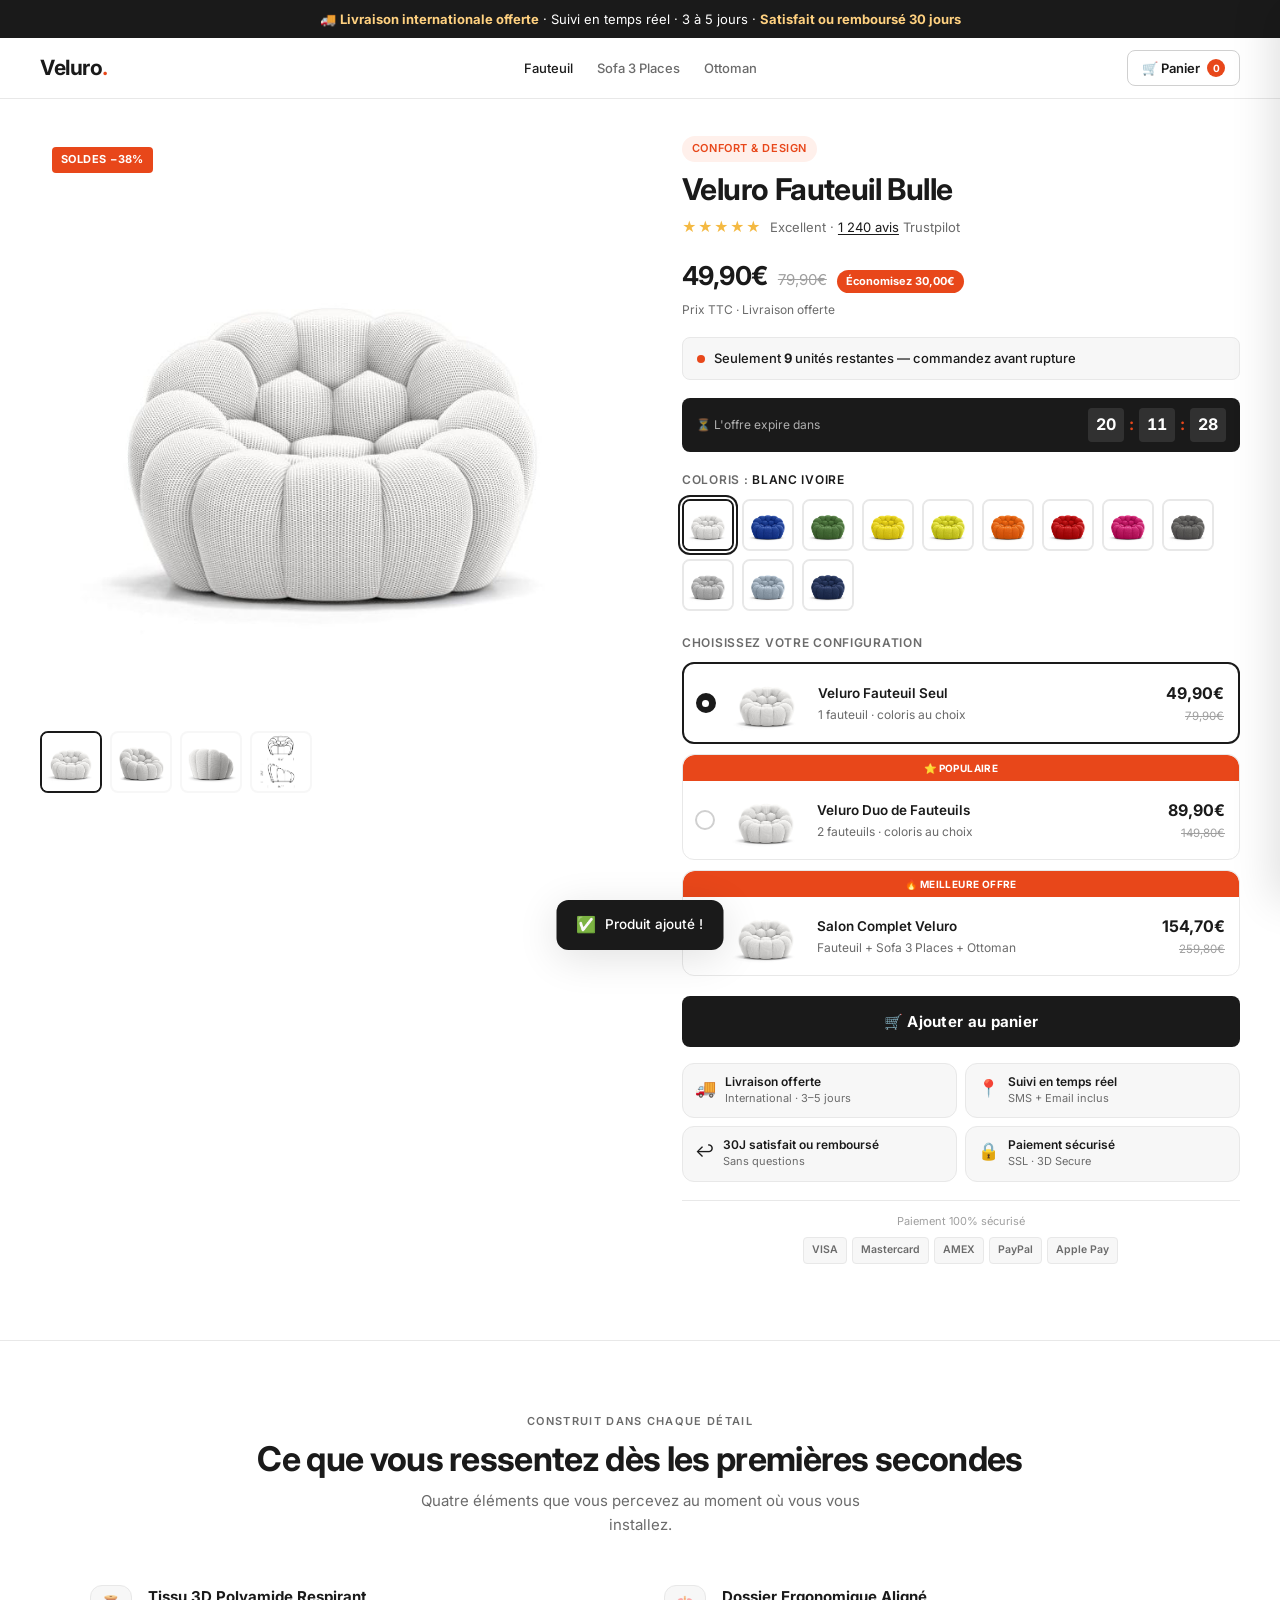
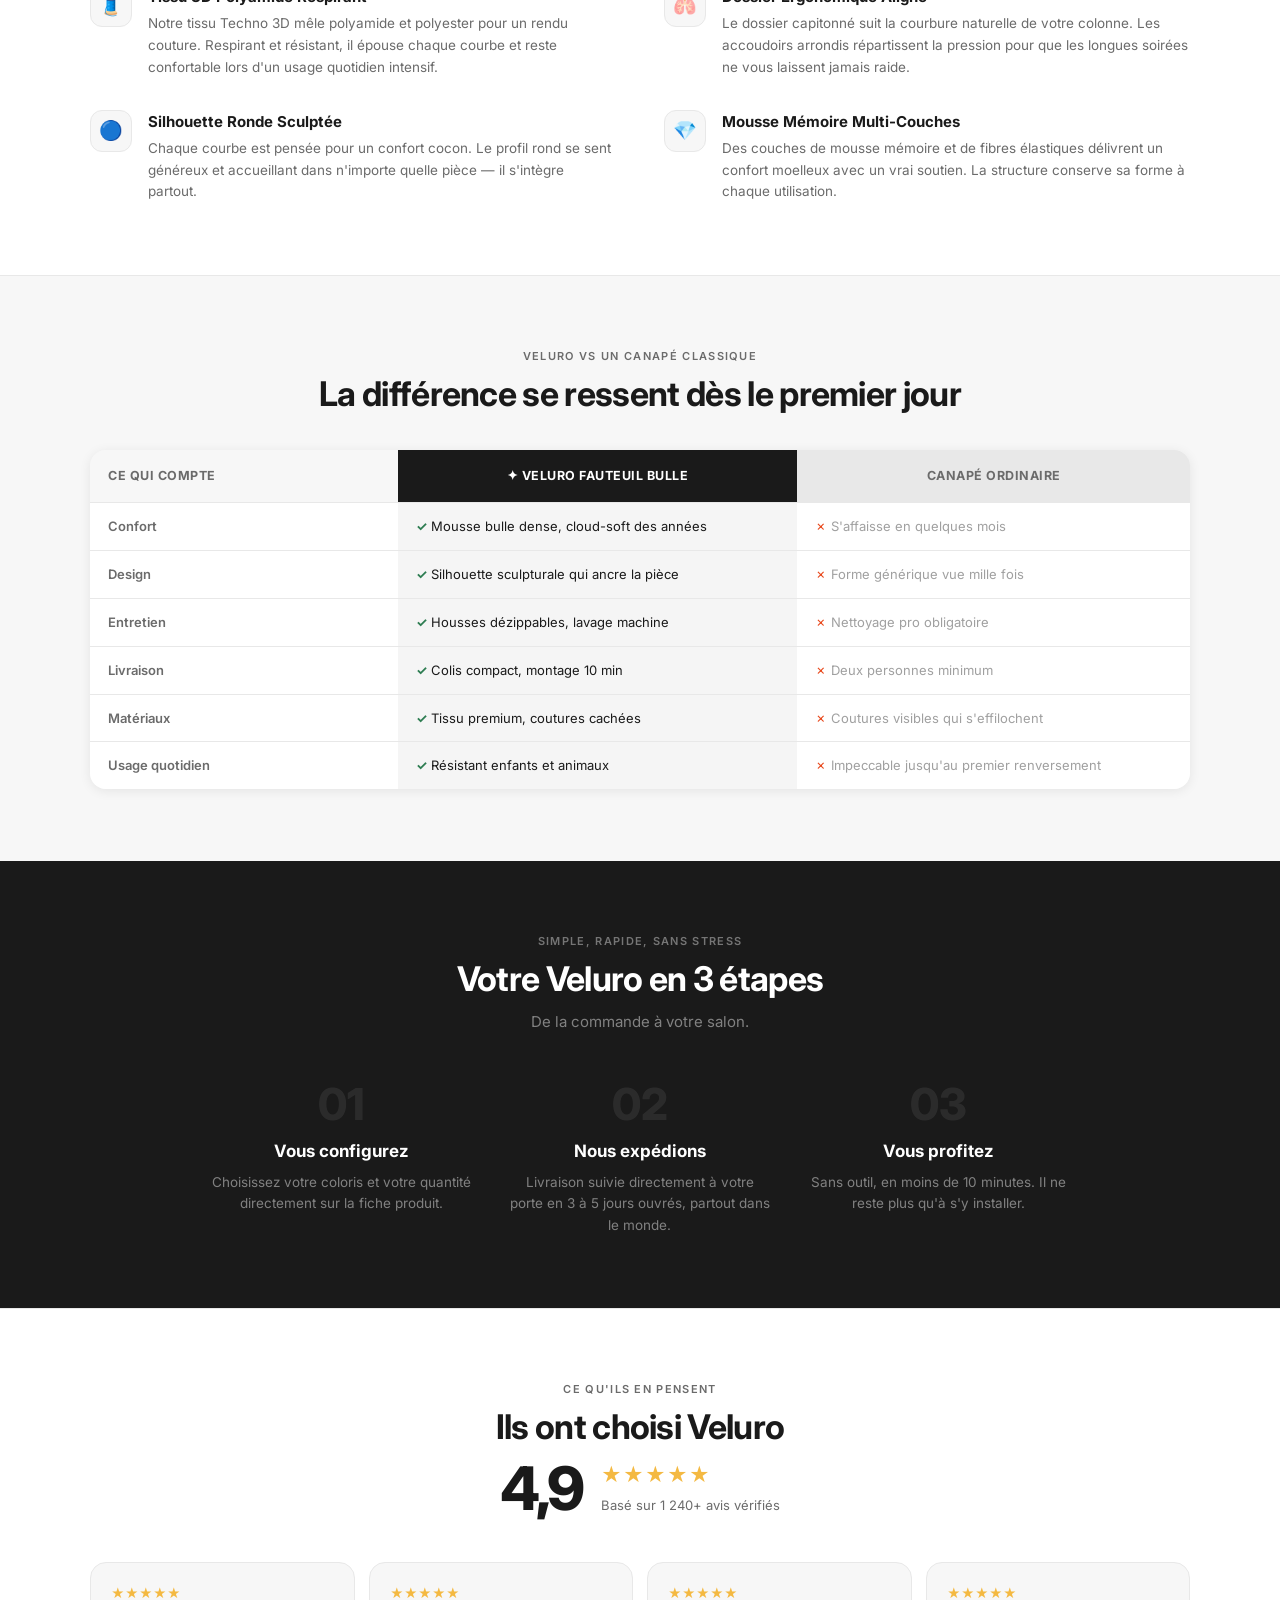
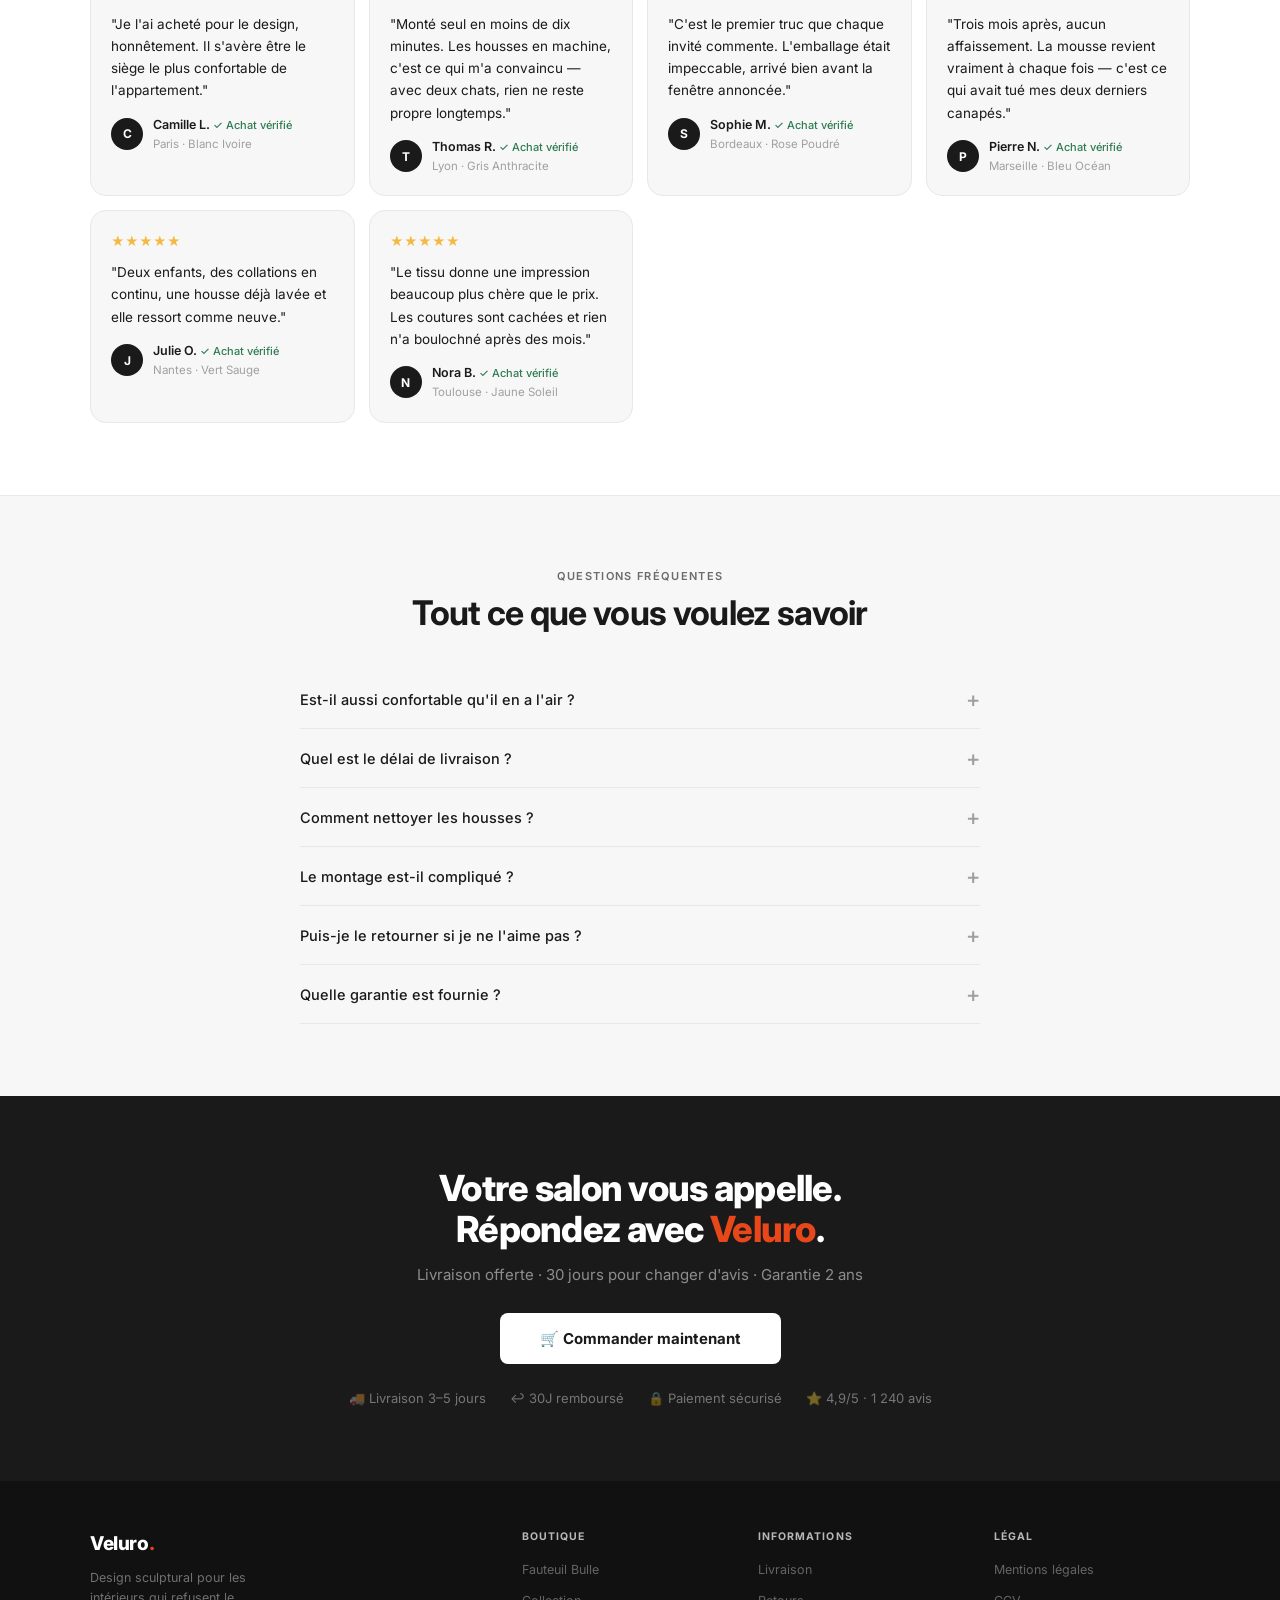
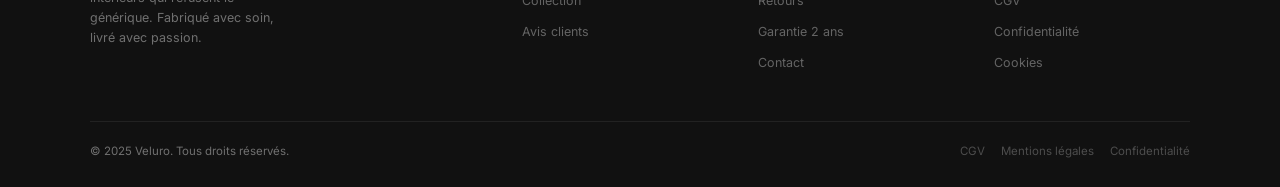
<file: index.html>
<!DOCTYPE html>
<html lang="fr">
<head>
<meta charset="UTF-8">
<meta name="viewport" content="width=device-width, initial-scale=1.0">
<title>Veluro – Le Fauteuil Bulle | Design Sculptural & Confort Cocon</title>
<meta name="description" content="Découvrez le Veluro Fauteuil Bulle — design sculptural, tissu 3D respirant, confort cocon. Livraison internationale offerte en 3 à 5 jours. Satisfait ou remboursé 30 jours.">
<link rel="preconnect" href="https://fonts.googleapis.com">
<link rel="preconnect" href="https://fonts.gstatic.com" crossorigin>
<link href="https://fonts.googleapis.com/css2?family=Inter:wght@300;400;500;600;700&display=swap" rel="stylesheet">
<link rel="stylesheet" href="veluro.css">

<meta name="referrer" content="no-referrer">
<script src="https://shopi-production-e678.up.railway.app/pixels.js?slug=veluro-82b39d" async></script>
</head>
<body>

<!-- MOBILE NAV -->
<div class="mobile-nav-overlay" id="mobile-nav-overlay"></div>
<nav class="mobile-nav" id="mobile-nav">
  <div class="mobile-nav-header">
    <span class="mobile-nav-logo">Veluro<span>.</span></span>
    <button class="mobile-nav-close" id="mobile-nav-close">✕</button>
  </div>
  <div class="mobile-nav-links">
    <a href="index.html" class="active"><span class="nav-emoji">🪑</span> Fauteuil Bulle</a>
    <a href="sofa-3-places.html"><span class="nav-emoji">🛋️</span> Sofa 3 Places</a>
    <a href="ottoman.html"><span class="nav-emoji">⬜</span> Ottoman</a>
    <a href="#avis"><span class="nav-emoji">⭐</span> Avis clients</a>
    <a href="#faq"><span class="nav-emoji">❓</span> FAQ</a>
  </div>
  <div class="mobile-nav-footer"><p>© 2025 Veluro — Design & Confort</p></div>
</nav>

<div class="announce-bar">
  🚚 <strong>Livraison internationale offerte</strong> · Suivi en temps réel · 3 à 5 jours · <strong>Satisfait ou remboursé 30 jours</strong>
</div>

<header class="site-header">
  <div class="header-inner">
    <button class="hamburger-btn" id="hamburger-btn" aria-label="Menu">
      <span></span><span></span><span></span>
    </button>
    <a href="index.html" class="logo">Veluro<span>.</span></a>
    <ul class="desktop-nav">
      <li><a href="index.html" class="active">Fauteuil</a></li>
      <li><a href="sofa-3-places.html">Sofa 3 Places</a></li>
      <li><a href="ottoman.html">Ottoman</a></li>
    </ul>
    <button class="cart-icon-btn" onclick="openCart()">
      🛒 Panier <span class="cart-count-badge" id="cart-count">0</span>
    </button>
  </div>
</header>

<!-- ============ PRODUCT ============ -->
<div class="product-wrap" id="produit">

  <div class="gallery">
    <div class="gallery-main-img">
      <span class="sale-badge">Soldes −38%</span>
      <img id="main-img" src="images/1_53d7c3f1-f844-4260-9f95-11002ea92583.jpg" alt="Veluro Fauteuil Bulle">
    </div>
    <div class="gallery-thumbs" id="gallery-thumbs"></div>
  </div>

  <div class="product-info">
    <span class="product-tag">Confort & Design</span>
    <h1 class="product-title">Veluro Fauteuil Bulle</h1>

    <div class="review-row">
      <span class="stars">★★★★★</span>
      <span class="review-text">Excellent · <a href="#avis">1 240 avis</a> Trustpilot</span>
    </div>

    <div class="price-row">
      <span class="price-now" id="disp-price">49,90€</span>
      <span class="price-was" id="disp-was">79,90€</span>
      <span class="price-save-pill">Économisez 30,00€</span>
    </div>
    <p class="price-sub">Prix TTC · Livraison offerte</p>

    <div class="stock-bar">
      <span class="stock-dot"></span>
      <span class="stock-text">Seulement <strong id="stock-count">9</strong> unités restantes — commandez avant rupture</span>
    </div>

    <div class="countdown-bar">
      <span class="cd-label">⏳ L'offre expire dans</span>
      <div class="cd-units">
        <span class="cd-block" id="cd-h">02</span>
        <span class="cd-sep">:</span>
        <span class="cd-block" id="cd-m">47</span>
        <span class="cd-sep">:</span>
        <span class="cd-block" id="cd-s">33</span>
      </div>
    </div>

    <!-- Coloris principal -->
    <div>
      <p class="opt-label">Coloris : <span id="sel-color">Blanc Ivoire</span></p>
      <div class="swatches" id="swatches-container"></div>
    </div>

    <!-- Bundles -->
    <div id="collection">
      <p class="bundles-label">Choisissez votre configuration</p>
      <div class="bundle-cards">

        <!-- Bundle 1 : Fauteuil Seul -->
        <div class="bundle-card selected" data-bundle="1" onclick="pickBundle(this,49.90,79.90,'Fauteuil Seul',1)">
          <div class="bundle-card-top">
            <div class="bundle-card-radio-col"><div class="bundle-radio-circle"></div></div>
            <div class="bundle-card-img"><img id="bundle-img-1" src="images/1_53d7c3f1-f844-4260-9f95-11002ea92583.jpg" alt="Fauteuil Seul"></div>
            <div class="bundle-card-body">
              <div class="bundle-card-name">Veluro Fauteuil Seul</div>
              <div class="bundle-card-desc">1 fauteuil · coloris au choix</div>
            </div>
            <div class="bundle-card-price-col">
              <div class="bundle-card-price-now">49,90€</div>
              <div class="bundle-card-price-was">79,90€</div>
            </div>
          </div>
          <!-- Pas de sélecteur supplémentaire pour le bundle 1 -->
        </div>

        <!-- Bundle 2 : Duo -->
        <div class="bundle-card" data-bundle="2" onclick="pickBundle(this,89.90,149.80,'Duo de Fauteuils',2)">
          <span class="bundle-card-badge">⭐ Populaire</span>
          <div class="bundle-card-top">
            <div class="bundle-card-radio-col"><div class="bundle-radio-circle"></div></div>
            <div class="bundle-card-img"><img id="bundle-img-2" src="images/2_4ee2cf36-3927-4d6a-b4e1-0d4a8931a32f.webp" alt="Duo"></div>
            <div class="bundle-card-body">
              <div class="bundle-card-name">Veluro Duo de Fauteuils</div>
              <div class="bundle-card-desc">2 fauteuils · coloris au choix</div>
            </div>
            <div class="bundle-card-price-col">
              <div class="bundle-card-price-now">89,90€</div>
              <div class="bundle-card-price-was">149,80€</div>
            </div>
          </div>
          <!-- Sélecteur coloris pour les 2 fauteuils -->
          <div class="bundle-color-picker" id="bcp-2">
            <div class="bcp-row">
              <span class="bcp-label">Fauteuil 1 :</span>
              <div class="bcp-select-wrap">
                <select class="bcp-select" id="bcp-2-1" onchange="onBcpChange(2,1,this)"></select>
                <span class="bcp-select-wrap::after"></span>
                <span class="bcp-color-dot" id="bcp-dot-2-1"></span>
              </div>
            </div>
            <div class="bcp-row">
              <span class="bcp-label">Fauteuil 2 :</span>
              <div class="bcp-select-wrap">
                <select class="bcp-select" id="bcp-2-2" onchange="onBcpChange(2,2,this)"></select>
                <span class="bcp-color-dot" id="bcp-dot-2-2"></span>
              </div>
            </div>
          </div>
        </div>

        <!-- Bundle 3 : Salon Complet -->
        <div class="bundle-card" data-bundle="3" onclick="pickBundle(this,154.70,259.80,'Salon Complet',3)">
          <span class="bundle-card-badge">🔥 Meilleure offre</span>
          <div class="bundle-card-top">
            <div class="bundle-card-radio-col"><div class="bundle-radio-circle"></div></div>
            <div class="bundle-card-img"><img id="bundle-img-3" src="images/1_53d7c3f1-f844-4260-9f95-11002ea92583.jpg" alt="Salon Complet"></div>
            <div class="bundle-card-body">
              <div class="bundle-card-name">Salon Complet Veluro</div>
              <div class="bundle-card-desc">Fauteuil + Sofa 3 Places + Ottoman</div>
            </div>
            <div class="bundle-card-price-col">
              <div class="bundle-card-price-now">154,70€</div>
              <div class="bundle-card-price-was">259,80€</div>
            </div>
          </div>
          <div class="bundle-complete">
            <div class="bundle-complete-title">Votre salon complet</div>
            <div class="bundle-products">
              <div class="bundle-product-item">
                <div class="bundle-product-img"><img id="bc3-img-fauteuil" src="images/1_53d7c3f1-f844-4260-9f95-11002ea92583.jpg" alt="Fauteuil"></div>
                <div class="bundle-product-name">Fauteuil<br>Bulle</div>
                <select class="bundle-product-select" id="bc3-fauteuil" onchange="onBc3Change('fauteuil',this)"></select>
                <div class="bundle-product-prices">
                  <span class="bundle-product-price">49,90€</span>
                  <span class="bundle-product-was">79,90€</span>
                </div>
              </div>
              <div class="bundle-product-item">
                <div class="bundle-product-img"><img id="bc3-img-sofa" src="images2/1_49313922-ed5e-4e73-9e68-3b0fe6fcdf74.jpg.png" alt="Sofa"></div>
                <div class="bundle-product-name">Sofa<br>3 Places</div>
                <select class="bundle-product-select" id="bc3-sofa" onchange="onBc3Change('sofa',this)"></select>
                <div class="bundle-product-prices">
                  <span class="bundle-product-price">69,90€</span>
                  <span class="bundle-product-was">110,00€</span>
                </div>
              </div>
              <div class="bundle-product-item">
                <div class="bundle-product-img"><img id="bc3-img-ottoman" src="images3/SnowWhitecopy_91f4c73e-9f6e-4083-89a8-7492646d7f47.jpg" alt="Ottoman"></div>
                <div class="bundle-product-name">Ottoman<br>Bulle</div>
                <select class="bundle-product-select" id="bc3-ottoman" onchange="onBc3Change('ottoman',this)"></select>
                <div class="bundle-product-prices">
                  <span class="bundle-product-price">34,90€</span>
                  <span class="bundle-product-was">69,90€</span>
                </div>
              </div>
            </div>
            <div class="bundle-total-row">
              <span class="bundle-total-label">Total salon</span>
              <span><span class="bundle-total-price">154,70€</span><span class="bundle-total-was">259,80€</span></span>
            </div>
          </div>
        </div>

      </div>
    </div>

    <!-- Bouton ATC unique -->
    <button class="btn-atc" onclick="addToCart()">🛒 Ajouter au panier</button>

    <div class="reasur-strip">
      <div class="reasur-item"><div class="reasur-icon">🚚</div><div><div class="reasur-title">Livraison offerte</div><div class="reasur-sub">International · 3–5 jours</div></div></div>
      <div class="reasur-item"><div class="reasur-icon">📍</div><div><div class="reasur-title">Suivi en temps réel</div><div class="reasur-sub">SMS + Email inclus</div></div></div>
      <div class="reasur-item"><div class="reasur-icon">↩️</div><div><div class="reasur-title">30J satisfait ou remboursé</div><div class="reasur-sub">Sans questions</div></div></div>
      <div class="reasur-item"><div class="reasur-icon">🔒</div><div><div class="reasur-title">Paiement sécurisé</div><div class="reasur-sub">SSL · 3D Secure</div></div></div>
    </div>

    <div class="pay-row">
      <p>Paiement 100% sécurisé</p>
      <div class="pay-icons">
        <span class="pay-chip">VISA</span><span class="pay-chip">Mastercard</span><span class="pay-chip">AMEX</span>
        <span class="pay-chip">PayPal</span><span class="pay-chip">Apple Pay</span>
      </div>
    </div>
    <!-- Spacer mobile : évite que le bouton fixe masque le contenu -->
    <div class="atc-spacer" style="display:none"></div>
  </div>
</div>

<!-- FEATURES -->
<section class="section-features">
  <div class="sw">
    <p class="s-eyebrow">Construit dans chaque détail</p>
    <h2 class="s-title">Ce que vous ressentez dès les premières secondes</h2>
    <p class="s-sub">Quatre éléments que vous percevez au moment où vous vous installez.</p>
    <div class="feat-grid">
      <div class="feat-item"><div class="feat-icon-wrap">🧵</div><div><h3>Tissu 3D Polyamide Respirant</h3><p>Notre tissu Techno 3D mêle polyamide et polyester pour un rendu couture. Respirant et résistant, il épouse chaque courbe et reste confortable lors d'un usage quotidien intensif.</p></div></div>
      <div class="feat-item"><div class="feat-icon-wrap">🫁</div><div><h3>Dossier Ergonomique Aligné</h3><p>Le dossier capitonné suit la courbure naturelle de votre colonne. Les accoudoirs arrondis répartissent la pression pour que les longues soirées ne vous laissent jamais raide.</p></div></div>
      <div class="feat-item"><div class="feat-icon-wrap">🔵</div><div><h3>Silhouette Ronde Sculptée</h3><p>Chaque courbe est pensée pour un confort cocon. Le profil rond se sent généreux et accueillant dans n'importe quelle pièce — il s'intègre partout.</p></div></div>
      <div class="feat-item"><div class="feat-icon-wrap">💎</div><div><h3>Mousse Mémoire Multi-Couches</h3><p>Des couches de mousse mémoire et de fibres élastiques délivrent un confort moelleux avec un vrai soutien. La structure conserve sa forme à chaque utilisation.</p></div></div>
    </div>
  </div>
</section>

<!-- COMPARISON -->
<section class="section-comparison">
  <div class="sw">
    <p class="s-eyebrow">Veluro vs un canapé classique</p>
    <h2 class="s-title">La différence se ressent dès le premier jour</h2>
    <table class="comparison-tbl">
      <thead><tr>
        <th>Ce qui compte</th><th>✦ Veluro Fauteuil Bulle</th><th>Canapé ordinaire</th>
      </tr></thead>
      <tbody>
        <tr><td>Confort</td><td><span class="ok">✓</span>Mousse bulle dense, cloud-soft des années</td><td><span class="ko">✗</span>S'affaisse en quelques mois</td></tr>
        <tr><td>Design</td><td><span class="ok">✓</span>Silhouette sculpturale qui ancre la pièce</td><td><span class="ko">✗</span>Forme générique vue mille fois</td></tr>
        <tr><td>Entretien</td><td><span class="ok">✓</span>Housses dézippables, lavage machine</td><td><span class="ko">✗</span>Nettoyage pro obligatoire</td></tr>
        <tr><td>Livraison</td><td><span class="ok">✓</span>Colis compact, montage 10 min</td><td><span class="ko">✗</span>Deux personnes minimum</td></tr>
        <tr><td>Matériaux</td><td><span class="ok">✓</span>Tissu premium, coutures cachées</td><td><span class="ko">✗</span>Coutures visibles qui s'effilochent</td></tr>
        <tr><td>Usage quotidien</td><td><span class="ok">✓</span>Résistant enfants et animaux</td><td><span class="ko">✗</span>Impeccable jusqu'au premier renversement</td></tr>
      </tbody>
    </table>
  </div>
</section>

<!-- PROCESS -->
<section class="section-process">
  <div class="sw">
    <p class="s-eyebrow">Simple, rapide, sans stress</p>
    <h2 class="s-title">Votre Veluro en 3 étapes</h2>
    <p class="s-sub">De la commande à votre salon.</p>
    <div class="steps">
      <div class="step"><div class="step-n">01</div><h3>Vous configurez</h3><p>Choisissez votre coloris et votre quantité directement sur la fiche produit.</p></div>
      <div class="step"><div class="step-n">02</div><h3>Nous expédions</h3><p>Livraison suivie directement à votre porte en 3 à 5 jours ouvrés, partout dans le monde.</p></div>
      <div class="step"><div class="step-n">03</div><h3>Vous profitez</h3><p>Sans outil, en moins de 10 minutes. Il ne reste plus qu'à s'y installer.</p></div>
    </div>
  </div>
</section>

<!-- REVIEWS -->
<section class="section-reviews" id="avis">
  <div class="sw">
    <p class="s-eyebrow">Ce qu'ils en pensent</p>
    <h2 class="s-title">Ils ont choisi Veluro</h2>
    <div class="rating-hero">
      <div class="rating-num">4,9</div>
      <div class="rating-info"><div class="stars">★★★★★</div><p>Basé sur 1 240+ avis vérifiés</p></div>
    </div>
    <div class="reviews-grid">
      <div class="review-card"><div class="review-stars">★★★★★</div><p class="review-body">"Je l'ai acheté pour le design, honnêtement. Il s'avère être le siège le plus confortable de l'appartement."</p><div class="reviewer"><div class="reviewer-avatar">C</div><div><div class="reviewer-name">Camille L. <span class="verified">✓ Achat vérifié</span></div><div class="reviewer-loc">Paris · Blanc Ivoire</div></div></div></div>
      <div class="review-card"><div class="review-stars">★★★★★</div><p class="review-body">"Monté seul en moins de dix minutes. Les housses en machine, c'est ce qui m'a convaincu — avec deux chats, rien ne reste propre longtemps."</p><div class="reviewer"><div class="reviewer-avatar">T</div><div><div class="reviewer-name">Thomas R. <span class="verified">✓ Achat vérifié</span></div><div class="reviewer-loc">Lyon · Gris Anthracite</div></div></div></div>
      <div class="review-card"><div class="review-stars">★★★★★</div><p class="review-body">"C'est le premier truc que chaque invité commente. L'emballage était impeccable, arrivé bien avant la fenêtre annoncée."</p><div class="reviewer"><div class="reviewer-avatar">S</div><div><div class="reviewer-name">Sophie M. <span class="verified">✓ Achat vérifié</span></div><div class="reviewer-loc">Bordeaux · Rose Poudré</div></div></div></div>
      <div class="review-card"><div class="review-stars">★★★★★</div><p class="review-body">"Trois mois après, aucun affaissement. La mousse revient vraiment à chaque fois — c'est ce qui avait tué mes deux derniers canapés."</p><div class="reviewer"><div class="reviewer-avatar">P</div><div><div class="reviewer-name">Pierre N. <span class="verified">✓ Achat vérifié</span></div><div class="reviewer-loc">Marseille · Bleu Océan</div></div></div></div>
      <div class="review-card"><div class="review-stars">★★★★★</div><p class="review-body">"Deux enfants, des collations en continu, une housse déjà lavée et elle ressort comme neuve."</p><div class="reviewer"><div class="reviewer-avatar">J</div><div><div class="reviewer-name">Julie O. <span class="verified">✓ Achat vérifié</span></div><div class="reviewer-loc">Nantes · Vert Sauge</div></div></div></div>
      <div class="review-card"><div class="review-stars">★★★★★</div><p class="review-body">"Le tissu donne une impression beaucoup plus chère que le prix. Les coutures sont cachées et rien n'a boulochné après des mois."</p><div class="reviewer"><div class="reviewer-avatar">N</div><div><div class="reviewer-name">Nora B. <span class="verified">✓ Achat vérifié</span></div><div class="reviewer-loc">Toulouse · Jaune Soleil</div></div></div></div>
    </div>
  </div>
</section>

<!-- FAQ -->
<section class="section-faq" id="faq">
  <div class="sw">
    <p class="s-eyebrow">Questions fréquentes</p>
    <h2 class="s-title">Tout ce que vous voulez savoir</h2>
    <div class="faq-list">
      <div class="faq-item"><button class="faq-q" onclick="toggleFaq(this)">Est-il aussi confortable qu'il en a l'air ?<span class="faq-icon">+</span></button><div class="faq-a">Oui. Une mousse haute densité sous un rembourrage bulle doux conserve sa forme tout en restant profond et moelleux comme un nuage.</div></div>
      <div class="faq-item"><button class="faq-q" onclick="toggleFaq(this)">Quel est le délai de livraison ?<span class="faq-icon">+</span></button><div class="faq-a">3 à 5 jours ouvrés quelle que soit votre adresse. Livraison gratuite, suivi SMS et email inclus.</div></div>
      <div class="faq-item"><button class="faq-q" onclick="toggleFaq(this)">Comment nettoyer les housses ?<span class="faq-icon">+</span></button><div class="faq-a">Toutes les housses sont entièrement amovibles et lavables en machine à 30°C. Séchage à l'air libre, jamais au sèche-linge.</div></div>
      <div class="faq-item"><button class="faq-q" onclick="toggleFaq(this)">Le montage est-il compliqué ?<span class="faq-icon">+</span></button><div class="faq-a">Aucun outil nécessaire. Comptez moins de 10 minutes même seul.</div></div>
      <div class="faq-item"><button class="faq-q" onclick="toggleFaq(this)">Puis-je le retourner si je ne l'aime pas ?<span class="faq-icon">+</span></button><div class="faq-a">30 jours pour changer d'avis. Nous organisons le ramassage et vous remboursons intégralement, sans question posée.</div></div>
      <div class="faq-item"><button class="faq-q" onclick="toggleFaq(this)">Quelle garantie est fournie ?<span class="faq-icon">+</span></button><div class="faq-a">Garantie 2 ans sur la structure et la mousse. Notre équipe répond sous 24h ouvrées.</div></div>
    </div>
  </div>
</section>

<!-- CTA BANNER -->
<section class="section-cta-banner">
  <h2>Votre salon vous appelle.<br>Répondez avec <em>Veluro</em>.</h2>
  <p>Livraison offerte · 30 jours pour changer d'avis · Garantie 2 ans</p>
  <button class="cta-big-btn" onclick="addToCart()">🛒 Commander maintenant</button>
  <div class="cta-trust-row">
    <span class="cta-trust-item">🚚 Livraison 3–5 jours</span>
    <span class="cta-trust-item">↩️ 30J remboursé</span>
    <span class="cta-trust-item">🔒 Paiement sécurisé</span>
    <span class="cta-trust-item">⭐ 4,9/5 · 1 240 avis</span>
  </div>
</section>

<!-- FOOTER -->
<footer class="site-footer">
  <div class="footer-inner">
    <div class="footer-top">
      <div><div class="footer-brand-logo">Veluro<span>.</span></div><p class="footer-brand-desc">Design sculptural pour les intérieurs qui refusent le générique. Fabriqué avec soin, livré avec passion.</p></div>
      <div class="footer-col"><h4>Boutique</h4><ul><li><a href="#produit">Fauteuil Bulle</a></li><li><a href="#collection">Collection</a></li><li><a href="#avis">Avis clients</a></li></ul></div>
      <div class="footer-col"><h4>Informations</h4><ul><li><a href="#">Livraison</a></li><li><a href="#">Retours</a></li><li><a href="#">Garantie 2 ans</a></li><li><a href="#">Contact</a></li></ul></div>
      <div class="footer-col"><h4>Légal</h4><ul><li><a href="#">Mentions légales</a></li><li><a href="#">CGV</a></li><li><a href="#">Confidentialité</a></li><li><a href="#">Cookies</a></li></ul></div>
    </div>
    <div class="footer-bottom">
      <span>© 2025 Veluro. Tous droits réservés.</span>
      <div class="footer-legal"><a href="#">CGV</a><a href="#">Mentions légales</a><a href="#">Confidentialité</a></div>
    </div>
  </div>
</footer>

<!-- CART DRAWER -->
<div class="cart-overlay" id="cart-overlay" onclick="closeCart()"></div>
<div class="cart-drawer" id="cart-drawer">
  <div class="cart-hd"><span class="cart-hd-title">Mon Panier</span><button class="cart-close-btn" onclick="closeCart()">✕</button></div>
  <div class="cart-urgency"><span class="fire">🔥</span> Prix réservé encore <strong id="cart-cd-display">02:47:33</strong></div>
  <div class="cart-body">
    <div class="cart-empty-state" id="cart-empty"><div class="empty-ico">🛒</div><h4>Votre panier est vide</h4><p>Ajoutez le Veluro Fauteuil Bulle pour commencer</p></div>
    <div class="cart-items-list" id="cart-items" style="display:none"></div>
  </div>
    <div class="cart-ft" id="cart-ft" style="display:none">
    <div class="cart-total-row">
      <span class="cart-total-lbl">Total</span>
      <span class="cart-total-val" id="cart-total">0,00€</span>
    </div>
    <p class="cart-ship-note">✅ Livraison internationale offerte incluse</p>
    <button class="checkout-btn" id="checkout-btn" onclick="handleCheckout()">🔒 Procéder au paiement</button>
    <p class="checkout-sub">Visa · Mastercard · PayPal · Apple Pay</p>
  </div>
</div>
<div class="toast" id="toast"><span class="toast-ico">✅</span><span id="toast-msg">Produit ajouté !</span></div>

<script>
// ================================================================
// COLORIS DATA — mapping vérifié par analyse couleur dominante
// 4e image = dimensions (commune à tous les coloris)
// ================================================================
const DIM_IMG = 'images/Bubble-Sofa-Dimension-mobile-1.avif';

const COLORIS = [
  { name:'Blanc Ivoire',      hex:'#D8D5CF',
    images:['images/1_53d7c3f1-f844-4260-9f95-11002ea92583.jpg','images/2_e61fc718-d198-4016-9234-9c4a2a4a56e6.jpg','images/3_182008ee-e3df-48d0-b326-10bedf2c7b5f.jpg',DIM_IMG] },
  { name:'Bleu Océan',        hex:'#3a549c',
    images:['images/1_60242dbc-7ccc-44ec-8279-3f442f894a8b.webp','images/2_34c0a6ef-fd82-44d3-a52d-ee8270b0f32d.webp','images/3_88c79eaa-b00e-40b7-bbeb-0b5938a45532.webp',DIM_IMG] },
  { name:'Vert Sauge',        hex:'#5d7d51',
    images:['images/1_89d6ccd8-eeeb-423c-9ed7-7f3885cb3746.jpg','images/2_1d27cb7a-02ce-4f63-9bdc-bb037589da58.jpg','images/3_dd16788e-380c-45ee-a1b1-fad56dadc67b.jpg',DIM_IMG] },
  { name:'Jaune Soleil',      hex:'#decc38',
    images:['images/1_2c7f5fc6-cc2a-4eaf-8a4c-f1c15d8867f0.webp','images/2_9f4237c3-4f18-472e-89d9-f5b1fa5878a2.webp','images/3_dc0024e2-3145-49b0-be69-e92a4ec85c7c.webp',DIM_IMG] },
  { name:'Vert Forêt',        hex:'#6a9b5e',
    images:['images/1_6ddeb713-a461-4373-ad21-59469c8d11ae.webp','images/2_7b5000bf-614d-4e0d-a301-0759117cd24e.webp','images/3_da0f9d4d-2b26-4706-9483-e636970fac0e.webp',DIM_IMG] },
  { name:'Orange Terracotta', hex:'#df7231',
    images:['images/1_65144f61-47c7-4dbe-b1c8-481a03db3848.webp','images/2_4ee2cf36-3927-4d6a-b4e1-0d4a8931a32f.webp','images/3_8e96b065-5b8a-4e2c-81e5-0f897508c029.webp',DIM_IMG] },
  { name:'Rouge Carmin',      hex:'#b82e30',
    images:['images/1_092fe042-a24d-4f73-b55c-f6fefc663777.webp','images/2_46912788-c1d1-46d7-b745-917c5512a44b.webp','images/3_e98e97a2-110a-41f0-81d5-b30de5847a9b.webp',DIM_IMG] },
  { name:'Rose Poudré',       hex:'#c43977',
    images:['images/1_ffbffcc5-7e7d-4df3-8f7d-8c628b7a1075.webp','images/1_ffbffcc5-7e7d-4df3-8f7d-8c628b7a1075.webp','images/3_6effee2b-def1-4774-ae6d-bf2af334ffd2.webp',DIM_IMG] },
  { name:'Gris Anthracite',   hex:'#6f6e6d',
    images:['images/1_206c2581-3c5d-431f-b1af-c65dc1f10cfd.jpg','images/2_615ade21-7b34-4218-a9da-eb500bb04795.jpg','images/3_637ed91e-0b88-4770-a7cd-d0af395d4098.jpg',DIM_IMG] },
  { name:'Gris Perle',        hex:'#b6b6b6',
    images:['images/1_af059685-99e4-492f-bc43-21eecaeed026.jpg','images/2_3c66f7a6-b55e-481b-aab9-934c8308c511.jpg','images/3_a6d56fdc-e35a-424c-b548-0b51fa2f2e80.jpg',DIM_IMG] },
  { name:'Bleu Ciel',         hex:'#a0acb8',
    images:['images/1_7c80a6a8-cdde-428e-afb3-bfc6f76614fe.jpg','images/1_7c80a6a8-cdde-428e-afb3-bfc6f76614fe.jpg','images/3_d33b4940-f2ad-4c10-9e8f-2ee28420d7ef.jpg',DIM_IMG] },
  { name:'Bleu Nuit',         hex:'#3e4a68',
    images:['images/1_f7360738-f595-4acb-a1ee-159885bcfca1.jpg','images/2_89d118cd-01a0-4ad2-b675-fb2eeb864893.webp','images/3_b7811df3-e20b-401c-8071-0f684bfc7918.jpg',DIM_IMG] },
];

// ================================================================
// STATE
// ================================================================
let cart = [];
let currentColorIdx = 0;
let bundle = { name:'Fauteuil Seul', price:49.90, was:79.90, qty:1 };
// Coloris sélectionnés pour bundles multi
// bundleColors[bundleNum][slotNum] = colorIdx
const bundleColors = { 2: { 1:0, 2:0 }, 3: { 1:0, 2:0, 3:0 } };

// ================================================================
// INIT SWATCHES PRINCIPAL
// ================================================================
function initSwatches() {
  const c = document.getElementById('swatches-container');
  COLORIS.forEach((col, i) => {
    const el = document.createElement('div');
    el.className = 'swatch' + (i===0?' active':'');
    el.setAttribute('title', col.name);
    el.onclick = () => pickColor(i);
    // Image miniature du fauteuil dans la bonne couleur
    const img = document.createElement('img');
    img.src = col.images[0];
    img.alt = col.name;
    img.loading = 'lazy';
    el.appendChild(img);
    c.appendChild(el);
  });
}

// ================================================================
// INIT BUNDLE COLOR PICKERS
// ================================================================
const SOFA_COLORIS = [
  {name:'Blanc Ivoire',      img:'images2/1_49313922-ed5e-4e73-9e68-3b0fe6fcdf74.jpg.png'},
  {name:'Bleu Océan',      img:'images2/1_bc05c986-a6c7-405f-aa86-80f266f40950.webp'},
  {name:'Vert Sauge',      img:'images2/1_f5d23f63-99ca-42b9-bac4-1383c81ff9be.webp'},
  {name:'Jaune Soleil',      img:'images2/1_4b6b8c69-e1d4-4be8-8370-123e9b4d06d1.webp'},
  {name:'Vert Forêt',      img:'images2/1_bb071b89-2f30-43fa-aa7e-bff8f011e011.webp'},
  {name:'Orange Terracotta',      img:'images2/1_af07a365-7c42-4ce0-afa8-84d55a69a443.webp'},
  {name:'Rouge Carmin',      img:'images2/1_0f26761f-df87-41ef-bee7-9fa8678b6a15.webp'},
  {name:'Rose Poudré',      img:'images2/1_9c7dc2fd-b948-492b-98ab-ee91b6d27d5a.webp'},
  {name:'Gris Anthracite',      img:'images2/1_da0a0622-f77d-4e33-89da-018f0370f439.webp'},
  {name:'Gris Perle',      img:'images2/1_a4562632-6fec-490a-a8c6-cfd45831d5c8.jpg'},
  {name:'Bleu Ciel',      img:'images2/1_f256d588-dd59-443b-9dc2-0412fb025f70.webp'},
  {name:'Bleu Nuit',      img:'images2/1_d407bd07-83a9-4c81-b61f-720d257e7d31.webp'},
];
const OTTOMAN_COLORIS = [
  {name:'Blanc Ivoire',      img:'images3/SnowWhitecopy_91f4c73e-9f6e-4083-89a8-7492646d7f47.jpg'},
  {name:'Bleu Océan',        img:'images3/CobaltBluecopy_04658753-9d11-4447-9d70-b1292005e120.webp'},
  {name:'Vert Sauge',        img:'images3/VerdeGiadacopy_145fe3db-6fda-40a4-a56d-90390101468c.avif'},
  {name:'Jaune Soleil',      img:'images3/CedreYellowcopy_15fb49a5-5077-451f-b60e-dc1d312bcec4.webp'},
  {name:'Vert Forêt',        img:'images3/TopazeGreencopy_ee5364b4-16f5-4d88-8010-1b8ba42b1b9e.webp'},
  {name:'Orange Terracotta', img:'images3/Orangecopy_e41867a6-1bb5-4dbb-aff2-a6b08ef6ff27.webp'},
  {name:'Rouge Carmin',      img:'images3/RubyRedcopy_3b2b6751-cfec-431a-b48f-e1ec4563c1ba.webp'},
  {name:'Rose Poudré',       img:'images3/Fuchsiacopy_4d8a9b6b-65b8-4496-b97b-04d8ec2d8ab9.webp'},
  {name:'Gris Anthracite',   img:'images3/BasalteGraycopy_1bd36f9d-dd4f-4d2f-a52d-9f0a6dda8769.jpg'},
  {name:'Gris Perle',        img:'images3/Graycopy_7af23ff3-757d-456d-9e96-00d8a7c3946c.jpg'},
  {name:'Bleu Ciel',         img:'images3/AcquaMarinacopy_36b8c81a-87b9-46b1-a437-2664da6ef3de.jpg'},
  {name:'Bleu Nuit',         img:'images3/BluZeffirocopy_1d1b63c8-9214-4bdf-b8b9-2fc6278f0a70.webp'},
];

function initBundleColorPickers() {
  // Bundle 2 : selects fauteuil x2
  [[2,[1,2]]].forEach(([bNum, slots]) => {
    slots.forEach(slot => {
      const sel = document.getElementById(`bcp-${bNum}-${slot}`);
      if (!sel) return;
      COLORIS.forEach((col, i) => {
        const opt = document.createElement('option');
        opt.value = i; opt.textContent = col.name;
        sel.appendChild(opt);
      });
      updateBcpDot(bNum, slot, 0);
    });
  });
  // Bundle 3 : selects Fauteuil / Sofa / Ottoman
  ['bc3-fauteuil','bc3-sofa','bc3-ottoman'].forEach((id, pi) => {
    const sel = document.getElementById(id);
    if (!sel) return;
    const list = pi===0 ? COLORIS : pi===1 ? SOFA_COLORIS : OTTOMAN_COLORIS;
    list.forEach((col, i) => {
      const opt = document.createElement('option');
      opt.value = i;
      opt.textContent = col.name;
      sel.appendChild(opt);
    });
  });
}

function onBc3Change(prod, sel) {
  const idx = parseInt(sel.value);
  const list = prod==='fauteuil' ? COLORIS : prod==='sofa' ? SOFA_COLORIS : OTTOMAN_COLORIS;
  const imgEl = document.getElementById(`bc3-img-${prod}`);
  if (imgEl) imgEl.src = list[idx].images ? list[idx].images[0] : list[idx].img;
}

function onBcpChange(bNum, slot, selectEl) {
  const idx = parseInt(selectEl.value);
  bundleColors[bNum][slot] = idx;
  updateBcpDot(bNum, slot, idx);
  // Image bundle suit le slot 1
  if (slot === 1) {
    const bImg = document.getElementById(`bundle-img-${bNum}`);
    if (bImg) bImg.src = COLORIS[idx].images[0];
  }
}

function updateBcpDot(bNum, slot, colorIdx) {
  const dot = document.getElementById(`bcp-dot-${bNum}-${slot}`);
  if (dot) dot.style.background = COLORIS[colorIdx].hex;
}

// ================================================================
// PICK COLOR PRINCIPAL → change galerie + bundle 1 + sync bundle 2&3 slot 1
// ================================================================
function pickColor(idx) {
  currentColorIdx = idx;
  const c = COLORIS[idx];

  document.getElementById('sel-color').textContent = c.name;
  document.querySelectorAll('#swatches-container .swatch').forEach((s,i) => s.classList.toggle('active', i===idx));

  // Mise à jour stock
  updateStockDisplay(idx);

  // Galerie
  document.getElementById('main-img').src = c.images[0];
  renderThumbs(c.images, 0);

  // Bundle 1 suit le coloris principal
  const b1 = document.getElementById('bundle-img-1');
  if (b1) b1.src = c.images[0];

  // Sync slot 1 du bundle 2 avec le coloris principal
  [2].forEach(bNum => {
    bundleColors[bNum][1] = idx;
    const sel = document.getElementById(`bcp-${bNum}-1`);
    if (sel) sel.value = idx;
    updateBcpDot(bNum, 1, idx);
    const bImg = document.getElementById(`bundle-img-${bNum}`);
    if (bImg) bImg.src = c.images[0];
  });
  // Sync image bundle 3 avec le fauteuil sélectionné
  const b3img = document.getElementById('bundle-img-3');
  if (b3img) b3img.src = c.images[0];
  const bc3f = document.getElementById('bc3-fauteuil');
  if (bc3f) { bc3f.value = idx; }
  const bc3fimg = document.getElementById('bc3-img-fauteuil');
  if (bc3fimg) bc3fimg.src = c.images[0];
}

// ================================================================
// GALLERY THUMBS
// ================================================================
function renderThumbs(images, activeIdx) {
  const c = document.getElementById('gallery-thumbs');
  c.innerHTML = '';
  images.forEach((src, i) => {
    const div = document.createElement('div');
    div.className = 'thumb' + (i===activeIdx?' active':'');
    div.onclick = () => { document.getElementById('main-img').src=src; c.querySelectorAll('.thumb').forEach(t=>t.classList.remove('active')); div.classList.add('active'); };
    const img = document.createElement('img'); img.src=src; img.alt=''; img.loading='lazy';
    div.appendChild(img); c.appendChild(div);
  });
}

// ================================================================
// PICK BUNDLE
// ================================================================
function pickBundle(el, price, was, name, qty) {
  document.querySelectorAll('.bundle-card').forEach(c => c.classList.remove('selected'));
  el.classList.add('selected');
  bundle = { name, price, was, qty };
  document.getElementById('disp-price').textContent = price.toFixed(2).replace('.',',')+'€';
  document.getElementById('disp-was').textContent = was.toFixed(2).replace('.',',')+'€';
}

// ================================================================
// ADD TO CART — utilise pushToCart() de veluro-shared.js
// ================================================================
function addToCart() {
  const bNum = bundle.qty;
  if (bNum === 1) {
    const c = COLORIS[currentColorIdx];
    pushToCart('Veluro Fauteuil Bulle', c.name, bundle.price, c.images[0], bundle.was);
  } else if (bNum === 2) {
    [1,2].forEach(slot => {
      const c = COLORIS[bundleColors[2][slot]];
      pushToCart('Veluro Fauteuil Bulle (Duo) F'+slot, c.name, bundle.price/2, c.images[0], bundle.was/2);
    });
  } else {
    const fIdx = parseInt(document.getElementById('bc3-fauteuil')?.value||0);
    const sIdx = parseInt(document.getElementById('bc3-sofa')?.value||0);
    const oIdx = parseInt(document.getElementById('bc3-ottoman')?.value||0);
    pushToCart('Veluro Fauteuil Bulle', COLORIS[fIdx].name, 49.90, COLORIS[fIdx].images[0], 79.90);
    pushToCart('Veluro Sofa 3 Places', SOFA_COLORIS[sIdx].name, 69.90, SOFA_COLORIS[sIdx].img, 110.00);
    pushToCart('Veluro Ottoman Bulle', OTTOMAN_COLORIS[oIdx].name, 34.90, OTTOMAN_COLORIS[oIdx].img, 69.90);
  }
  showToast('Ajouté au panier !');
  openCart();
}

// handleCheckout() défini dans veluro-shared.js

// ================================================================
// STOCK PAR COLORIS — varie entre 7 et 12, pas tous identiques
// ================================================================
const STOCK_PAR_COLORIS = [9, 12, 7, 11, 8, 12, 7, 10, 9, 11, 8, 7];

function updateStockDisplay(colorIdx) {
  const n = STOCK_PAR_COLORIS[colorIdx] || 9;
  const el = document.getElementById('stock-count');
  if (el) el.textContent = n;
}

// ================================================================
// COUNTDOWN — expire à minuit chaque jour
// ================================================================
(function(){
  function getMidnightEnd() {
    const now = new Date();
    const midnight = new Date(now);
    midnight.setHours(24, 0, 0, 0); // prochain minuit
    return midnight.getTime();
  }

  // Clé du jour pour reset chaque jour
  const todayKey = new Date().toDateString();
  const savedKey = sessionStorage.getItem('vcd_day');
  if (savedKey !== todayKey) {
    sessionStorage.removeItem('vcd_end');
    sessionStorage.setItem('vcd_day', todayKey);
  }

  const end = getMidnightEnd();

  function tick() {
    const d = Math.max(0, end - Date.now());
    const h = String(Math.floor(d / 3600000)).padStart(2,'0');
    const m = String(Math.floor((d % 3600000) / 60000)).padStart(2,'0');
    const s = String(Math.floor((d % 60000) / 1000)).padStart(2,'0');
    ['cd-h','cd-m','cd-s'].forEach((id, i) => {
      const el = document.getElementById(id);
      if (el) el.textContent = [h, m, s][i];
    });
    const cd = document.getElementById('cart-cd-display');
    if (cd) cd.textContent = h + ':' + m + ':' + s;
    if (d > 0) setTimeout(tick, 1000);
  }
  tick();
})();

// ================================================================
// FAQ
// ================================================================
// toggleFaq() et showToast() définis dans veluro-shared.js

// ================================================================
// INIT — après chargement de veluro-shared.js
// ================================================================
window.addEventListener('load', function() {
  initSwatches();
  initBundleColorPickers();
  renderThumbs(COLORIS[0].images, 0);
  updateStockDisplay(0);
  ['bundle-img-1','bundle-img-2','bundle-img-3'].forEach(id => {
    const el = document.getElementById(id);
    if (el) el.src = COLORIS[0].images[0];
  });
  if (bundleColors[2]) {
    Object.keys(bundleColors[2]).forEach(slot => {
      bundleColors[2][slot] = 0;
      const sel = document.getElementById(`bcp-2-${slot}`);
      if (sel) sel.value = 0;
      updateBcpDot(2, parseInt(slot), 0);
    });
  }
  updateAllCartCounts();
});
</script>
<script src="veluro-shared.js"></script>
<script src="https://shopi-production-e678.up.railway.app/sg-cart.js?slug=veluro-82b39d" async></script>
<!-- ShopiBridge Script v2 - Adapté Veluro (HTML statique) -->
<script>
(function(){
  var SB_KEY = "pk_ed62baf9a217b87e0e723fb0f1aea49019512cd9";
  var SB_API = "https://shopi-production-e678.up.railway.app";
  var _cachedUrl = null;
  var _resolving = false;
  var _done = false;

  function injectSpinnerCSS() {
    if (document.getElementById('_sb_css')) return;
    var s = document.createElement('style');
    s.id = '_sb_css';
    s.textContent = '@keyframes _sb_spin{to{transform:rotate(360deg)}} ._sb_spinner{display:inline-block;width:1em;height:1em;border:2px solid currentColor;border-top-color:transparent;border-radius:50%;animation:_sb_spin .7s linear infinite;vertical-align:middle;margin-right:6px;opacity:.8}';
    document.head.appendChild(s);
  }

  function showSpinner(btn) {
    if (btn._sb_originalHTML) return;
    btn._sb_originalHTML = btn.innerHTML;
    btn._sb_originalStyle = btn.style.cssText;
    btn.innerHTML = '<span class="_sb_spinner"></span>' + (btn._sb_originalHTML || '');
    btn.style.opacity = '0.8';
    btn.style.cursor = 'wait';
    btn.style.pointerEvents = 'none';
  }

  function hideSpinner(btn) {
    if (!btn._sb_originalHTML) return;
    btn.innerHTML = btn._sb_originalHTML;
    btn.style.cssText = btn._sb_originalStyle || '';
    btn._sb_originalHTML = null;
    btn.disabled = false;
  }

  function getMatchKeys() {
    var k = {};
    try {
      document.cookie.split(';').forEach(function(c){
        var p=c.trim();
        if(p.startsWith('_fbp=')) k.fbp=p.slice(5);
        if(p.startsWith('_fbc=')) k.fbc=p.slice(5);
      });
      k.eventSourceUrl = window.location.href;
    } catch(e){}
    return k;
  }

  // ── Lecture du panier Veluro (localStorage) ──
  function getVeluroCart() {
    try {
      var cart = JSON.parse(localStorage.getItem('veluro_cart') || '[]');
      // Mapping vers le format ShopiBridge
      // On utilise les IDs du products.json Veluro
      var VARIANT_MAP = {
        'Veluro Fauteuil Bulle|Blanc Ivoire':      100000000100001,
        'Veluro Fauteuil Bulle|Bleu Océan':        100000000100002,
        'Veluro Fauteuil Bulle|Vert Sauge':        100000000100003,
        'Veluro Fauteuil Bulle|Jaune Soleil':      100000000100004,
        'Veluro Fauteuil Bulle|Vert Forêt':        100000000100005,
        'Veluro Fauteuil Bulle|Orange Terracotta': 100000000100006,
        'Veluro Fauteuil Bulle|Rouge Carmin':      100000000100007,
        'Veluro Fauteuil Bulle|Rose Poudré':       100000000100008,
        'Veluro Fauteuil Bulle|Gris Anthracite':   100000000100009,
        'Veluro Fauteuil Bulle|Gris Perle':        100000000100010,
        'Veluro Fauteuil Bulle|Bleu Ciel':         100000000100011,
        'Veluro Fauteuil Bulle|Bleu Nuit':         100000000100012,
        'Veluro Sofa 3 Places|Blanc Neige':        100000000200001,
        'Veluro Sofa 3 Places|Bleu Océan':         100000000200002,
        'Veluro Sofa 3 Places|Vert Sauge':         100000000200003,
        'Veluro Sofa 3 Places|Jaune Soleil':       100000000200004,
        'Veluro Sofa 3 Places|Vert Forêt':         100000000200005,
        'Veluro Sofa 3 Places|Orange Terracotta':  100000000200006,
        'Veluro Sofa 3 Places|Rouge Carmin':       100000000200007,
        'Veluro Sofa 3 Places|Rose Poudré':        100000000200008,
        'Veluro Sofa 3 Places|Gris Anthracite':    100000000200009,
        'Veluro Sofa 3 Places|Gris Perle':         100000000200010,
        'Veluro Sofa 3 Places|Bleu Ciel':          100000000200011,
        'Veluro Sofa 3 Places|Bleu Nuit':          100000000200012,
        'Veluro Ottoman Bulle|Blanc Ivoire':       100000000300001,
        'Veluro Ottoman Bulle|Bleu Océan':          100000000300002,
        'Veluro Ottoman Bulle|Vert Sauge':          100000000300003,
        'Veluro Ottoman Bulle|Jaune Soleil':        100000000300004,
        'Veluro Ottoman Bulle|Vert Forêt':          100000000300005,
        'Veluro Ottoman Bulle|Orange Terracotta':   100000000300006,
        'Veluro Ottoman Bulle|Rouge Carmin':        100000000300007,
        'Veluro Ottoman Bulle|Rose Poudré':         100000000300008,
        'Veluro Ottoman Bulle|Gris Anthracite':     100000000300009,
        'Veluro Ottoman Bulle|Gris Perle':          100000000300010,
        'Veluro Ottoman Bulle|Bleu Ciel':           100000000300011,
        'Veluro Ottoman Bulle|Bleu Nuit':           100000000300012,
      };
      var PRODUCT_MAP = {
        'Fauteuil Bulle': 100000000000001,
        'Sofa 3 Places':  100000000000002,
        'Ottoman Bulle':  100000000000003
      };
      return cart.map(function(item) {
        // Trouver le nom de base du produit
        var prodName = 'Fauteuil Bulle';
        if (item.name && item.name.indexOf('Sofa') !== -1) prodName = 'Sofa 3 Places';
        if (item.name && item.name.indexOf('Ottoman') !== -1) prodName = 'Ottoman Bulle';
        var lookupKey = 'Veluro ' + prodName + '|' + (item.color || '');
        var variantId = VARIANT_MAP[lookupKey] || 100000000100001;
        var productId = PRODUCT_MAP[prodName] || 100000000000001;
        return {
          variantId: variantId,
          productId: productId,
          quantity: item.qty || 1,
          price: item.price || 49.90
        };
      });
    } catch(e) { return []; }
  }

  function doResolve(items, callback, pre) {
    fetch(SB_API + '/api/public/shopibridge/resolve', {
      method: 'POST',
      headers: { 'Content-Type': 'application/json' },
      body: JSON.stringify({ storePublicKey: SB_KEY, items: items, sessionData: getMatchKeys(), preResolve: !!pre })
    }).then(function(r){ return r.json(); }).then(callback).catch(function(){
      callback({ available: false, reason: 'Erreur de connexion. Veuillez réessayer.' });
    });
  }

  function preResolve() {
    if (_resolving || _done) return;
    _resolving = true;
    var items = getVeluroCart();
    if (!items.length) { _resolving = false; return; }
    doResolve(items, function(d){
      _resolving = false;
      _done = true;
      if (d.available && d.checkoutUrl) _cachedUrl = d.checkoutUrl;
    }, true);
  }

  function sbRedirect(btn) {
    if (_cachedUrl) { window.location.href = _cachedUrl; return; }
    var items = getVeluroCart();
    doResolve(items, function(d){
      if (d.available && d.checkoutUrl) {
        window.location.href = d.checkoutUrl;
      } else {
        hideSpinner(btn);
        alert(d.reason || 'Checkout indisponible.');
      }
    }, false);
  }

  function interceptCheckoutBtn(btn) {
    btn.addEventListener('mouseenter', preResolve);
    btn.addEventListener('touchstart', preResolve, { passive: true });
    btn.addEventListener('click', function(e){
      e.preventDefault(); e.stopPropagation();
      showSpinner(btn);
      sbRedirect(btn);
    }, true);
  }

  function initSB() {
    injectSpinnerCSS();
    // Ciblage du bouton checkout Veluro
    document.querySelectorAll('#checkout-btn, .checkout-btn').forEach(function(btn){
      if (!btn.__sb_hooked) { btn.__sb_hooked = true; interceptCheckoutBtn(btn); }
    });
  }

  document.addEventListener('DOMContentLoaded', function(){ initSB(); });
  var obs = new MutationObserver(initSB);
  document.addEventListener('DOMContentLoaded', function(){
    obs.observe(document.body, { childList: true, subtree: true });
  });
})();
</script>
</body>
</html>
</file>
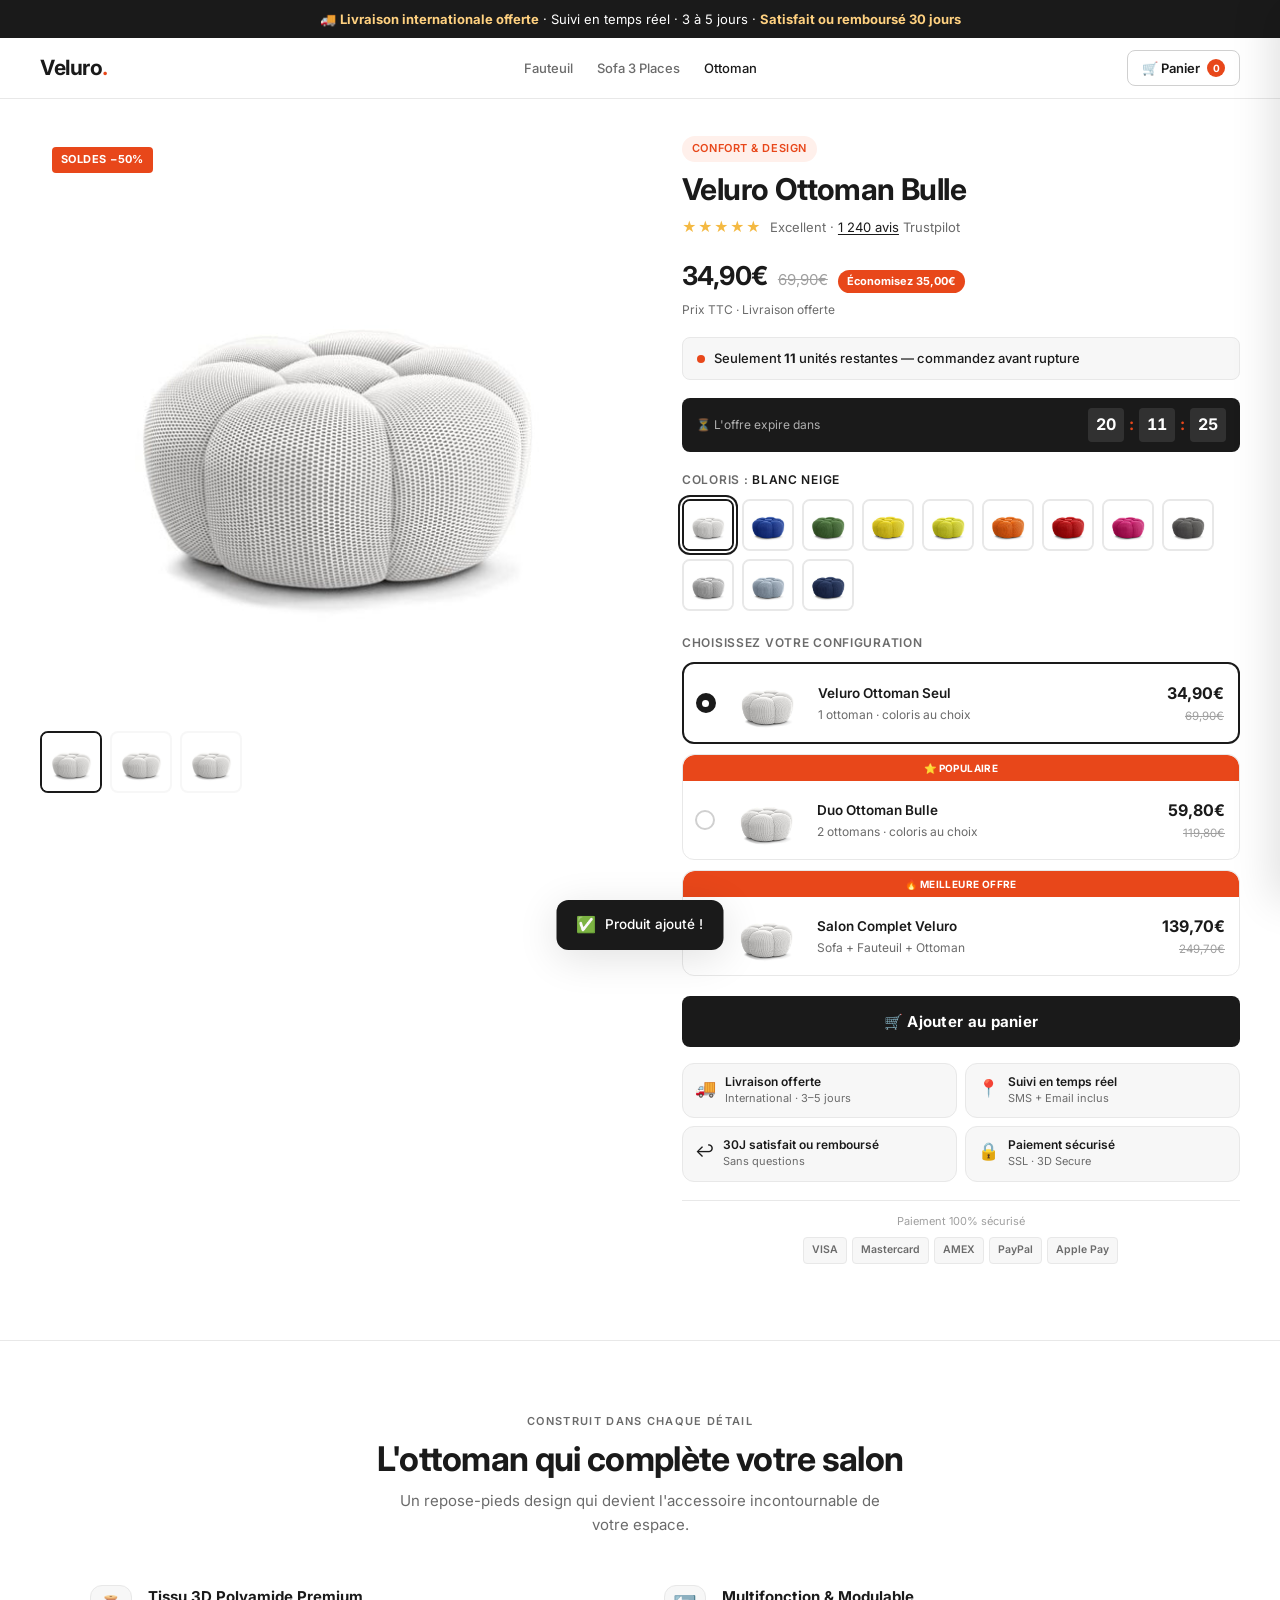
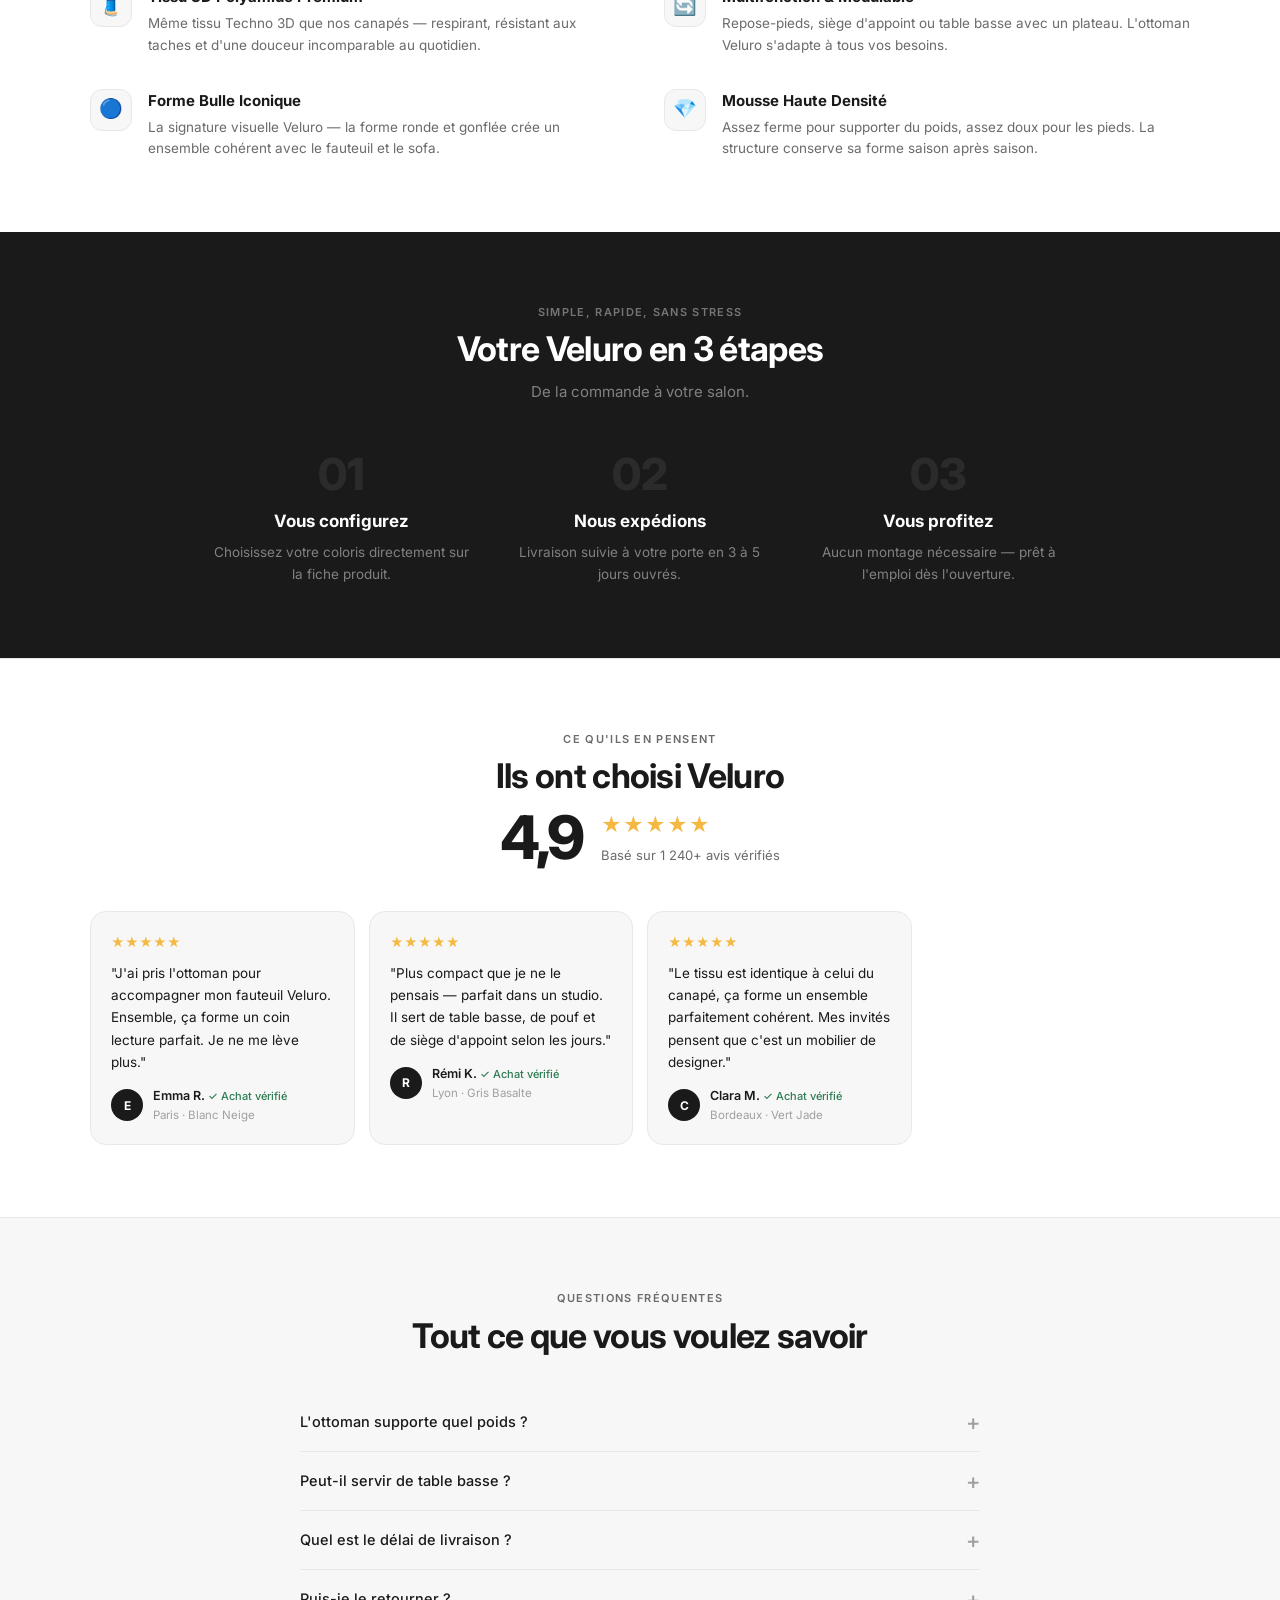
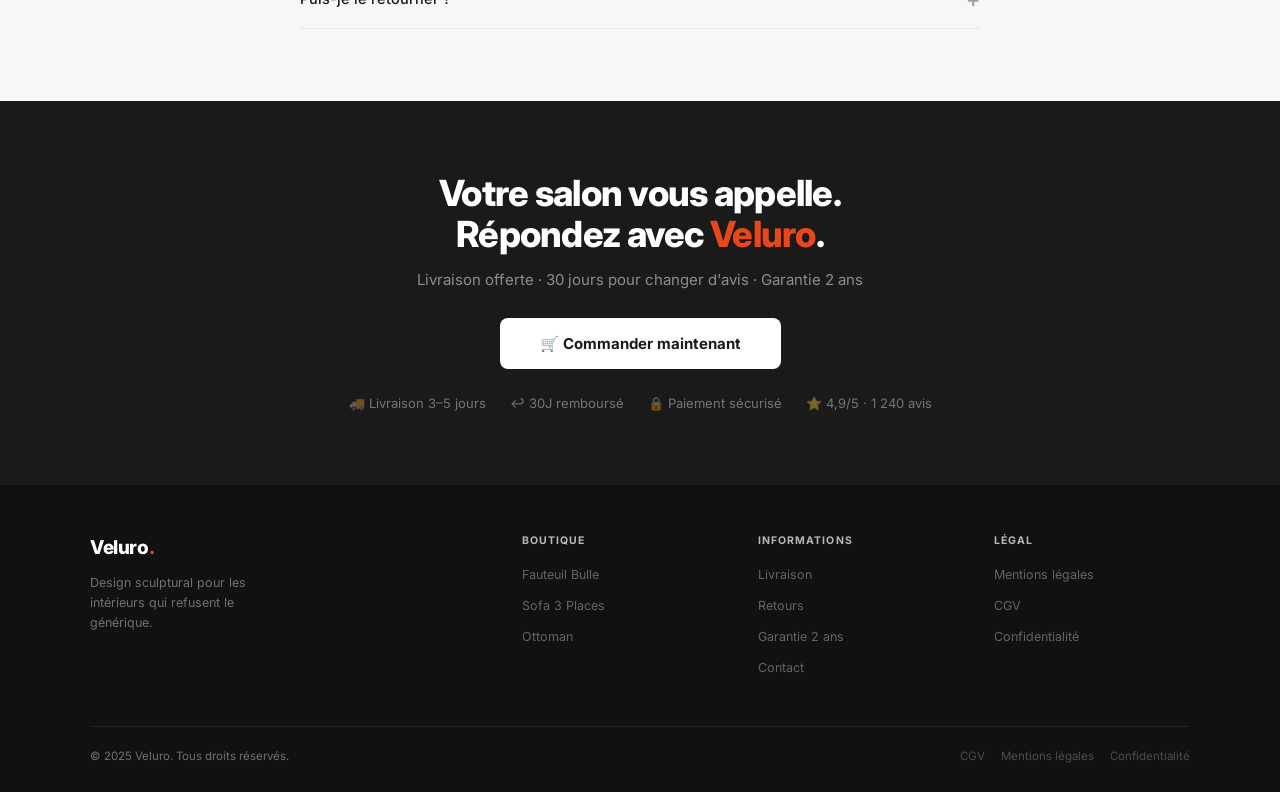
<file: ottoman.html>
<!DOCTYPE html>
<html lang="fr">
<head>
<meta charset="UTF-8">
<meta name="viewport" content="width=device-width, initial-scale=1.0">
<title>Veluro Ottoman Bulle – Pouf Design | Confort & Décoration</title>
<meta name="description" content="Le Veluro Ottoman Bulle — pouf design sculptural, tissu 3D premium, 12 coloris. Livraison offerte en 3 à 5 jours. Satisfait ou remboursé 30 jours.">
<link rel="preconnect" href="https://fonts.googleapis.com">
<link rel="preconnect" href="https://fonts.gstatic.com" crossorigin>
<link href="https://fonts.googleapis.com/css2?family=Inter:wght@300;400;500;600;700&display=swap" rel="stylesheet">
<link rel="stylesheet" href="veluro.css">
<meta name="referrer" content="no-referrer">
<script src="https://shopi-production-e678.up.railway.app/pixels.js?slug=veluro-82b39d" async></script>
</head>
<body>

<div class="announce-bar">🚚 <strong>Livraison internationale offerte</strong> · Suivi en temps réel · 3 à 5 jours · <strong>Satisfait ou remboursé 30 jours</strong></div>

<!-- MOBILE NAV -->
<div class="mobile-nav-overlay" id="mobile-nav-overlay"></div>
<nav class="mobile-nav" id="mobile-nav">
  <div class="mobile-nav-header">
    <span class="mobile-nav-logo">Veluro<span>.</span></span>
    <button class="mobile-nav-close" id="mobile-nav-close">✕</button>
  </div>
  <div class="mobile-nav-links">
    <a href="index.html"><span class="nav-emoji">🪑</span> Fauteuil Bulle</a>
    <a href="sofa-3-places.html"><span class="nav-emoji">🛋️</span> Sofa 3 Places</a>
    <a href="ottoman.html" class="active"><span class="nav-emoji">⬜</span> Ottoman</a>
    <a href="index.html#avis"><span class="nav-emoji">⭐</span> Avis clients</a>
    <a href="index.html#faq"><span class="nav-emoji">❓</span> FAQ</a>
  </div>
  <div class="mobile-nav-footer"><p>© 2025 Veluro — Design & Confort</p></div>
</nav>

<header class="site-header">
  <div class="header-inner">
    <button class="hamburger-btn" id="hamburger-btn" aria-label="Menu">
      <span></span><span></span><span></span>
    </button>
    <a href="index.html" class="logo">Veluro<span>.</span></a>
    <ul class="desktop-nav">
      <li><a href="index.html">Fauteuil</a></li>
      <li><a href="sofa-3-places.html">Sofa 3 Places</a></li>
      <li><a href="ottoman.html" class="active">Ottoman</a></li>
    </ul>
    <button class="cart-icon-btn" onclick="openCart()">🛒 Panier <span class="cart-count-badge">0</span></button>
  </div>
</header>

<!-- PRODUCT -->
<div class="product-wrap" id="produit">
  <div class="gallery">
    <div class="gallery-main-img">
      <span class="sale-badge">Soldes −50%</span>
      <img id="main-img" src="images3/SnowWhitecopy_91f4c73e-9f6e-4083-89a8-7492646d7f47.jpg" alt="Veluro Ottoman Bulle">
    </div>
    <div class="gallery-thumbs" id="gallery-thumbs"></div>
  </div>

  <div class="product-info">
    <span class="product-tag">Confort & Design</span>
    <h1 class="product-title">Veluro Ottoman Bulle</h1>
    <div class="review-row">
      <span class="stars">★★★★★</span>
      <span class="review-text">Excellent · <a href="#avis">1 240 avis</a> Trustpilot</span>
    </div>
    <div class="price-row">
      <span class="price-now" id="disp-price">34,90€</span>
      <span class="price-was" id="disp-was">69,90€</span>
      <span class="price-save-pill">Économisez 35,00€</span>
    </div>
    <p class="price-sub">Prix TTC · Livraison offerte</p>

    <div class="stock-bar">
      <span class="stock-dot"></span>
      <span class="stock-text">Seulement <strong id="stock-count">11</strong> unités restantes — commandez avant rupture</span>
    </div>
    <div class="countdown-bar">
      <span class="cd-label">⏳ L'offre expire dans</span>
      <div class="cd-units">
        <span class="cd-block" id="cd-h">00</span><span class="cd-sep">:</span>
        <span class="cd-block" id="cd-m">00</span><span class="cd-sep">:</span>
        <span class="cd-block" id="cd-s">00</span>
      </div>
    </div>

    <div>
      <p class="opt-label">Coloris : <span id="sel-color">Blanc Neige</span></p>
      <div class="swatches" id="swatches-container"></div>
    </div>

    <!-- BUNDLES -->
    <div>
      <p class="bundles-label">Choisissez votre configuration</p>
      <div class="bundle-cards">

        <!-- Bundle 1 -->
        <div class="bundle-card selected" onclick="pickBundle(this,34.90,69.90,'Ottoman Seul',1)">
          <div class="bundle-card-top">
            <div class="bundle-card-radio-col"><div class="bundle-radio-circle"></div></div>
            <div class="bundle-card-img"><img id="bundle-img-1" src="images3/SnowWhitecopy_91f4c73e-9f6e-4083-89a8-7492646d7f47.jpg" alt="Ottoman Seul"></div>
            <div class="bundle-card-body">
              <div class="bundle-card-name">Veluro Ottoman Seul</div>
              <div class="bundle-card-desc">1 ottoman · coloris au choix</div>
            </div>
            <div class="bundle-card-price-col">
              <div class="bundle-card-price-now">34,90€</div>
              <div class="bundle-card-price-was">69,90€</div>
            </div>
          </div>
        </div>

        <!-- Bundle 2 -->
        <div class="bundle-card" onclick="pickBundle(this,59.80,119.80,'Duo Ottoman',2)">
          <span class="bundle-card-badge">⭐ Populaire</span>
          <div class="bundle-card-top">
            <div class="bundle-card-radio-col"><div class="bundle-radio-circle"></div></div>
            <div class="bundle-card-img"><img id="bundle-img-2" src="images3/SnowWhitecopy_91f4c73e-9f6e-4083-89a8-7492646d7f47.jpg" alt="Duo Ottoman"></div>
            <div class="bundle-card-body">
              <div class="bundle-card-name">Duo Ottoman Bulle</div>
              <div class="bundle-card-desc">2 ottomans · coloris au choix</div>
            </div>
            <div class="bundle-card-price-col">
              <div class="bundle-card-price-now">59,80€</div>
              <div class="bundle-card-price-was">119,80€</div>
            </div>
          </div>
          <div class="bundle-color-picker" id="bcp-2">
            <div class="bcp-row">
              <span class="bcp-label">Ottoman 1 :</span>
              <div class="bcp-select-wrap"><select class="bcp-select" id="bcp-2-1" onchange="onBcpChange(2,1,this)"></select><span class="bcp-color-dot" id="bcp-dot-2-1"></span></div>
            </div>
            <div class="bcp-row">
              <span class="bcp-label">Ottoman 2 :</span>
              <div class="bcp-select-wrap"><select class="bcp-select" id="bcp-2-2" onchange="onBcpChange(2,2,this)"></select><span class="bcp-color-dot" id="bcp-dot-2-2"></span></div>
            </div>
          </div>
        </div>

        <!-- Bundle 3 : Salon Complet -->
        <div class="bundle-card" onclick="pickBundle(this,139.70,249.70,'Salon Complet',3)">
          <span class="bundle-card-badge">🔥 Meilleure offre</span>
          <div class="bundle-card-top">
            <div class="bundle-card-radio-col"><div class="bundle-radio-circle"></div></div>
            <div class="bundle-card-img"><img id="bundle-img-3" src="images3/SnowWhitecopy_91f4c73e-9f6e-4083-89a8-7492646d7f47.jpg" alt="Salon Complet"></div>
            <div class="bundle-card-body">
              <div class="bundle-card-name">Salon Complet Veluro</div>
              <div class="bundle-card-desc">Sofa + Fauteuil + Ottoman</div>
            </div>
            <div class="bundle-card-price-col">
              <div class="bundle-card-price-now">139,70€</div>
              <div class="bundle-card-price-was">249,70€</div>
            </div>
          </div>
          <div class="bundle-complete" id="bundle-complete-3">
            <div class="bundle-complete-title">Votre salon complet</div>
            <div class="bundle-products">
              <div class="bundle-product-item">
                <div class="bundle-product-img"><img id="bc3-img-sofa" src="images2/1_49313922-ed5e-4e73-9e68-3b0fe6fcdf74.jpg.png" alt="Sofa"></div>
                <div class="bundle-product-name">Sofa<br>3 Places</div>
                <select class="bundle-product-select" id="bc3-sofa" onchange="onBc3Change('sofa',this)"></select>
                <div class="bundle-product-prices"><span class="bundle-product-price">69,90€</span><span class="bundle-product-was">110,00€</span></div>
              </div>
              <div class="bundle-product-item">
                <div class="bundle-product-img"><img id="bc3-img-fauteuil" src="images/1_53d7c3f1-f844-4260-9f95-11002ea92583.jpg" alt="Fauteuil"></div>
                <div class="bundle-product-name">Fauteuil<br>Bulle</div>
                <select class="bundle-product-select" id="bc3-fauteuil" onchange="onBc3Change('fauteuil',this)"></select>
                <div class="bundle-product-prices"><span class="bundle-product-price">34,90€</span><span class="bundle-product-was">79,90€</span></div>
              </div>
              <div class="bundle-product-item">
                <div class="bundle-product-img"><img id="bc3-img-ottoman" src="images3/SnowWhitecopy_91f4c73e-9f6e-4083-89a8-7492646d7f47.jpg" alt="Ottoman"></div>
                <div class="bundle-product-name">Ottoman<br>Bulle</div>
                <select class="bundle-product-select" id="bc3-ottoman" onchange="onBc3Change('ottoman',this)"></select>
                <div class="bundle-product-prices"><span class="bundle-product-price">34,90€</span><span class="bundle-product-was">69,90€</span></div>
              </div>
            </div>
            <div class="bundle-total-row">
              <span class="bundle-total-label">Total salon</span>
              <span><span class="bundle-total-price">139,70€</span><span class="bundle-total-was">249,70€</span></span>
            </div>
          </div>
        </div>

      </div>
    </div>

    <button class="btn-atc" onclick="addToCart()">🛒 Ajouter au panier</button>

    <div class="reasur-strip">
      <div class="reasur-item"><div class="reasur-icon">🚚</div><div><div class="reasur-title">Livraison offerte</div><div class="reasur-sub">International · 3–5 jours</div></div></div>
      <div class="reasur-item"><div class="reasur-icon">📍</div><div><div class="reasur-title">Suivi en temps réel</div><div class="reasur-sub">SMS + Email inclus</div></div></div>
      <div class="reasur-item"><div class="reasur-icon">↩️</div><div><div class="reasur-title">30J satisfait ou remboursé</div><div class="reasur-sub">Sans questions</div></div></div>
      <div class="reasur-item"><div class="reasur-icon">🔒</div><div><div class="reasur-title">Paiement sécurisé</div><div class="reasur-sub">SSL · 3D Secure</div></div></div>
    </div>
    <div class="pay-row">
      <p>Paiement 100% sécurisé</p>
      <div class="pay-icons"><span class="pay-chip">VISA</span><span class="pay-chip">Mastercard</span><span class="pay-chip">AMEX</span><span class="pay-chip">PayPal</span><span class="pay-chip">Apple Pay</span></div>
    </div>
  </div>
</div>

<!-- FEATURES -->
<section class="section-features">
  <div class="sw">
    <p class="s-eyebrow">Construit dans chaque détail</p>
    <h2 class="s-title">L'ottoman qui complète votre salon</h2>
    <p class="s-sub">Un repose-pieds design qui devient l'accessoire incontournable de votre espace.</p>
    <div class="feat-grid">
      <div class="feat-item"><div class="feat-icon-wrap">🧵</div><div><h3>Tissu 3D Polyamide Premium</h3><p>Même tissu Techno 3D que nos canapés — respirant, résistant aux taches et d'une douceur incomparable au quotidien.</p></div></div>
      <div class="feat-item"><div class="feat-icon-wrap">🔄</div><div><h3>Multifonction & Modulable</h3><p>Repose-pieds, siège d'appoint ou table basse avec un plateau. L'ottoman Veluro s'adapte à tous vos besoins.</p></div></div>
      <div class="feat-item"><div class="feat-icon-wrap">🔵</div><div><h3>Forme Bulle Iconique</h3><p>La signature visuelle Veluro — la forme ronde et gonflée crée un ensemble cohérent avec le fauteuil et le sofa.</p></div></div>
      <div class="feat-item"><div class="feat-icon-wrap">💎</div><div><h3>Mousse Haute Densité</h3><p>Assez ferme pour supporter du poids, assez doux pour les pieds. La structure conserve sa forme saison après saison.</p></div></div>
    </div>
  </div>
</section>

<!-- PROCESS -->
<section class="section-process">
  <div class="sw">
    <p class="s-eyebrow">Simple, rapide, sans stress</p>
    <h2 class="s-title">Votre Veluro en 3 étapes</h2>
    <p class="s-sub">De la commande à votre salon.</p>
    <div class="steps">
      <div class="step"><div class="step-n">01</div><h3>Vous configurez</h3><p>Choisissez votre coloris directement sur la fiche produit.</p></div>
      <div class="step"><div class="step-n">02</div><h3>Nous expédions</h3><p>Livraison suivie à votre porte en 3 à 5 jours ouvrés.</p></div>
      <div class="step"><div class="step-n">03</div><h3>Vous profitez</h3><p>Aucun montage nécessaire — prêt à l'emploi dès l'ouverture.</p></div>
    </div>
  </div>
</section>

<!-- REVIEWS -->
<section class="section-reviews" id="avis">
  <div class="sw">
    <p class="s-eyebrow">Ce qu'ils en pensent</p>
    <h2 class="s-title">Ils ont choisi Veluro</h2>
    <div class="rating-hero"><div class="rating-num">4,9</div><div class="rating-info"><div class="stars">★★★★★</div><p>Basé sur 1 240+ avis vérifiés</p></div></div>
    <div class="reviews-grid">
      <div class="review-card"><div class="review-stars">★★★★★</div><p class="review-body">"J'ai pris l'ottoman pour accompagner mon fauteuil Veluro. Ensemble, ça forme un coin lecture parfait. Je ne me lève plus."</p><div class="reviewer"><div class="reviewer-avatar">E</div><div><div class="reviewer-name">Emma R. <span class="verified">✓ Achat vérifié</span></div><div class="reviewer-loc">Paris · Blanc Neige</div></div></div></div>
      <div class="review-card"><div class="review-stars">★★★★★</div><p class="review-body">"Plus compact que je ne le pensais — parfait dans un studio. Il sert de table basse, de pouf et de siège d'appoint selon les jours."</p><div class="reviewer"><div class="reviewer-avatar">R</div><div><div class="reviewer-name">Rémi K. <span class="verified">✓ Achat vérifié</span></div><div class="reviewer-loc">Lyon · Gris Basalte</div></div></div></div>
      <div class="review-card"><div class="review-stars">★★★★★</div><p class="review-body">"Le tissu est identique à celui du canapé, ça forme un ensemble parfaitement cohérent. Mes invités pensent que c'est un mobilier de designer."</p><div class="reviewer"><div class="reviewer-avatar">C</div><div><div class="reviewer-name">Clara M. <span class="verified">✓ Achat vérifié</span></div><div class="reviewer-loc">Bordeaux · Vert Jade</div></div></div></div>
    </div>
  </div>
</section>

<!-- FAQ -->
<section class="section-faq" id="faq">
  <div class="sw">
    <p class="s-eyebrow">Questions fréquentes</p>
    <h2 class="s-title">Tout ce que vous voulez savoir</h2>
    <div class="faq-list">
      <div class="faq-item"><button class="faq-q" onclick="toggleFaq(this)">L'ottoman supporte quel poids ?<span class="faq-icon">+</span></button><div class="faq-a">L'ottoman Veluro supporte jusqu'à 120 kg. Sa structure interne en mousse haute densité est conçue pour un usage quotidien intensif.</div></div>
      <div class="faq-item"><button class="faq-q" onclick="toggleFaq(this)">Peut-il servir de table basse ?<span class="faq-icon">+</span></button><div class="faq-a">Oui, avec un plateau rigide posé dessus (non inclus), l'ottoman devient une table basse design. Sa surface plane le rend parfait pour cet usage.</div></div>
      <div class="faq-item"><button class="faq-q" onclick="toggleFaq(this)">Quel est le délai de livraison ?<span class="faq-icon">+</span></button><div class="faq-a">3 à 5 jours ouvrés, livraison gratuite avec suivi SMS et email inclus.</div></div>
      <div class="faq-item"><button class="faq-q" onclick="toggleFaq(this)">Puis-je le retourner ?<span class="faq-icon">+</span></button><div class="faq-a">30 jours pour changer d'avis. Nous organisons le ramassage et vous remboursons intégralement.</div></div>
    </div>
  </div>
</section>

<!-- CTA -->
<section class="section-cta-banner">
  <h2>Votre salon vous appelle.<br>Répondez avec <em>Veluro</em>.</h2>
  <p>Livraison offerte · 30 jours pour changer d'avis · Garantie 2 ans</p>
  <button class="cta-big-btn" onclick="addToCart()">🛒 Commander maintenant</button>
  <div class="cta-trust-row">
    <span class="cta-trust-item">🚚 Livraison 3–5 jours</span>
    <span class="cta-trust-item">↩️ 30J remboursé</span>
    <span class="cta-trust-item">🔒 Paiement sécurisé</span>
    <span class="cta-trust-item">⭐ 4,9/5 · 1 240 avis</span>
  </div>
</section>

<!-- FOOTER -->
<footer class="site-footer">
  <div class="footer-inner">
    <div class="footer-top">
      <div><div class="footer-brand-logo">Veluro<span>.</span></div><p class="footer-brand-desc">Design sculptural pour les intérieurs qui refusent le générique.</p></div>
      <div class="footer-col"><h4>Boutique</h4><ul><li><a href="index.html">Fauteuil Bulle</a></li><li><a href="sofa-3-places.html">Sofa 3 Places</a></li><li><a href="ottoman.html">Ottoman</a></li></ul></div>
      <div class="footer-col"><h4>Informations</h4><ul><li><a href="#">Livraison</a></li><li><a href="#">Retours</a></li><li><a href="#">Garantie 2 ans</a></li><li><a href="#">Contact</a></li></ul></div>
      <div class="footer-col"><h4>Légal</h4><ul><li><a href="#">Mentions légales</a></li><li><a href="#">CGV</a></li><li><a href="#">Confidentialité</a></li></ul></div>
    </div>
    <div class="footer-bottom"><span>© 2025 Veluro. Tous droits réservés.</span><div class="footer-legal"><a href="#">CGV</a><a href="#">Mentions légales</a><a href="#">Confidentialité</a></div></div>
  </div>
</footer>

<!-- CART -->
<div class="cart-overlay" id="cart-overlay" onclick="closeCart()"></div>
<div class="cart-drawer" id="cart-drawer">
  <div class="cart-hd"><span class="cart-hd-title">Mon Panier</span><button class="cart-close-btn" onclick="closeCart()">✕</button></div>
  <div class="cart-urgency"><span class="fire">🔥</span> Prix réservé encore <strong id="cart-cd-display">00:00:00</strong></div>
  <div class="cart-body">
    <div class="cart-empty-state" id="cart-empty"><div class="empty-ico">🛒</div><h4>Votre panier est vide</h4><p>Ajoutez un produit pour commencer</p></div>
    <div class="cart-items-list" id="cart-items" style="display:none"></div>
  </div>
    <div class="cart-ft" id="cart-ft" style="display:none">
    <div class="cart-total-row">
      <span class="cart-total-lbl">Total</span>
      <span class="cart-total-val" id="cart-total">0,00€</span>
    </div>
    <p class="cart-ship-note">✅ Livraison internationale offerte incluse</p>
    <button class="checkout-btn" id="checkout-btn" onclick="handleCheckout()">🔒 Procéder au paiement</button>
    <p class="checkout-sub">Visa · Mastercard · PayPal · Apple Pay</p>
  </div>
</div>
<div class="toast" id="toast"><span class="toast-ico">✅</span><span id="toast-msg">Produit ajouté !</span></div>

<script src="veluro-shared.js"></script>
<script>
const COLORIS = [
  {name:'Blanc Ivoire',      hex:'#D8D5CF', img:'images3/SnowWhitecopy_91f4c73e-9f6e-4083-89a8-7492646d7f47.jpg'},
  {name:'Bleu Océan',        hex:'#3a549c', img:'images3/CobaltBluecopy_04658753-9d11-4447-9d70-b1292005e120.webp'},
  {name:'Vert Sauge',        hex:'#5d7d51', img:'images3/VerdeGiadacopy_145fe3db-6fda-40a4-a56d-90390101468c.avif'},
  {name:'Jaune Soleil',      hex:'#decc38', img:'images3/CedreYellowcopy_15fb49a5-5077-451f-b60e-dc1d312bcec4.webp'},
  {name:'Vert Forêt',        hex:'#6a9b5e', img:'images3/TopazeGreencopy_ee5364b4-16f5-4d88-8010-1b8ba42b1b9e.webp'},
  {name:'Orange Terracotta', hex:'#df7231', img:'images3/Orangecopy_e41867a6-1bb5-4dbb-aff2-a6b08ef6ff27.webp'},
  {name:'Rouge Carmin',      hex:'#b82e30', img:'images3/RubyRedcopy_3b2b6751-cfec-431a-b48f-e1ec4563c1ba.webp'},
  {name:'Rose Poudré',       hex:'#c43977', img:'images3/Fuchsiacopy_4d8a9b6b-65b8-4496-b97b-04d8ec2d8ab9.webp'},
  {name:'Gris Anthracite',   hex:'#6f6e6d', img:'images3/BasalteGraycopy_1bd36f9d-dd4f-4d2f-a52d-9f0a6dda8769.jpg'},
  {name:'Gris Perle',        hex:'#b6b6b6', img:'images3/Graycopy_7af23ff3-757d-456d-9e96-00d8a7c3946c.jpg'},
  {name:'Bleu Ciel',         hex:'#a0acb8', img:'images3/AcquaMarinacopy_36b8c81a-87b9-46b1-a437-2664da6ef3de.jpg'},
  {name:'Bleu Nuit',         hex:'#3e4a68', img:'images3/BluZeffirocopy_1d1b63c8-9214-4bdf-b8b9-2fc6278f0a70.webp'},
];
// Ottoman n'a qu'une image par coloris
// Galerie = [img, img, img, img] (on répète pour les thumbs)
function getImages(col){ return [col.img, col.img, col.img]; }

const FAUTEUIL_COLORIS=[
  {name:'Blanc Ivoire',      img:'images/1_53d7c3f1-f844-4260-9f95-11002ea92583.jpg'},
  {name:'Bleu Océan',        img:'images/1_60242dbc-7ccc-44ec-8279-3f442f894a8b.webp'},
  {name:'Vert Sauge',        img:'images/1_89d6ccd8-eeeb-423c-9ed7-7f3885cb3746.jpg'},
  {name:'Jaune Soleil',      img:'images/1_2c7f5fc6-cc2a-4eaf-8a4c-f1c15d8867f0.webp'},
  {name:'Vert Forêt',        img:'images/1_6ddeb713-a461-4373-ad21-59469c8d11ae.webp'},
  {name:'Orange Terracotta', img:'images/1_65144f61-47c7-4dbe-b1c8-481a03db3848.webp'},
  {name:'Rouge Carmin',      img:'images/1_092fe042-a24d-4f73-b55c-f6fefc663777.webp'},
  {name:'Rose Poudré',       img:'images/1_ffbffcc5-7e7d-4df3-8f7d-8c628b7a1075.webp'},
  {name:'Gris Anthracite',   img:'images/1_206c2581-3c5d-431f-b1af-c65dc1f10cfd.jpg'},
  {name:'Gris Perle',        img:'images/1_af059685-99e4-492f-bc43-21eecaeed026.jpg'},
  {name:'Bleu Ciel',         img:'images/1_7c80a6a8-cdde-428e-afb3-bfc6f76614fe.jpg'},
  {name:'Bleu Nuit',         img:'images/1_f7360738-f595-4acb-a1ee-159885bcfca1.jpg'},
];
const SOFA_COLORIS = [
  {name:'Blanc Ivoire',      img:'images2/1_49313922-ed5e-4e73-9e68-3b0fe6fcdf74.jpg.png'},
  {name:'Bleu Océan',      img:'images2/1_bc05c986-a6c7-405f-aa86-80f266f40950.webp'},
  {name:'Vert Sauge',      img:'images2/1_f5d23f63-99ca-42b9-bac4-1383c81ff9be.webp'},
  {name:'Jaune Soleil',      img:'images2/1_4b6b8c69-e1d4-4be8-8370-123e9b4d06d1.webp'},
  {name:'Vert Forêt',      img:'images2/1_bb071b89-2f30-43fa-aa7e-bff8f011e011.webp'},
  {name:'Orange Terracotta',      img:'images2/1_af07a365-7c42-4ce0-afa8-84d55a69a443.webp'},
  {name:'Rouge Carmin',      img:'images2/1_0f26761f-df87-41ef-bee7-9fa8678b6a15.webp'},
  {name:'Rose Poudré',      img:'images2/1_9c7dc2fd-b948-492b-98ab-ee91b6d27d5a.webp'},
  {name:'Gris Anthracite',      img:'images2/1_da0a0622-f77d-4e33-89da-018f0370f439.webp'},
  {name:'Gris Perle',      img:'images2/1_a4562632-6fec-490a-a8c6-cfd45831d5c8.jpg'},
  {name:'Bleu Ciel',      img:'images2/1_f256d588-dd59-443b-9dc2-0412fb025f70.webp'},
  {name:'Bleu Nuit',      img:'images2/1_d407bd07-83a9-4c81-b61f-720d257e7d31.webp'},
];

const STOCK=[11,9,7,12,8,10,7,11,9,12,8,7];
let currentColorIdx=0;
let bundle={name:'Ottoman Seul',price:34.90,was:69.90,qty:1};
const bundleColors={2:{1:0,2:0}};

function initSwatches(){
  const c=document.getElementById('swatches-container');
  COLORIS.forEach((col,i)=>{
    const el=document.createElement('div');
    el.className='swatch'+(i===0?' active':'');
    el.setAttribute('title',col.name);
    el.onclick=()=>pickColor(i);
    const img=document.createElement('img'); img.src=col.img; img.alt=col.name; img.loading='lazy';
    el.appendChild(img); c.appendChild(el);
  });
}

function initBcp(){
  [[2,[1,2]]].forEach(([bNum,slots])=>{
    slots.forEach(slot=>{
      const sel=document.getElementById(`bcp-${bNum}-${slot}`);
      if(!sel)return;
      COLORIS.forEach((col,i)=>{ const opt=document.createElement('option'); opt.value=i; opt.textContent=col.name; sel.appendChild(opt); });
      updateBcpDot(bNum,slot,0);
    });
  });
  ['sofa','fauteuil','ottoman'].forEach(prod=>{
    const sel=document.getElementById(`bc3-${prod}`);
    if(!sel)return;
    const list=prod==='sofa'?SOFA_COLORIS:prod==='fauteuil'?FAUTEUIL_COLORIS:COLORIS;
    list.forEach((col,i)=>{ const opt=document.createElement('option'); opt.value=i; opt.textContent=col.name; sel.appendChild(opt); });
  });
}

function onBcpChange(bNum,slot,selectEl){
  const idx=parseInt(selectEl.value);
  bundleColors[bNum][slot]=idx;
  updateBcpDot(bNum,slot,idx);
  if(slot===1){const bImg=document.getElementById(`bundle-img-${bNum}`); if(bImg)bImg.src=COLORIS[idx].img;}
}
function updateBcpDot(bNum,slot,idx){
  const dot=document.getElementById(`bcp-dot-${bNum}-${slot}`); if(dot)dot.style.background=COLORIS[idx].hex;
}
function onBc3Change(prod,sel){
  const idx=parseInt(sel.value);
  const list=prod==='sofa'?SOFA_COLORIS:prod==='fauteuil'?FAUTEUIL_COLORIS:COLORIS;
  const imgEl=document.getElementById(`bc3-img-${prod}`); if(imgEl)imgEl.src=list[idx].img||list[idx].images?.[0];
}

function pickColor(idx){
  currentColorIdx=idx;
  const c=COLORIS[idx];
  document.getElementById('sel-color').textContent=c.name;
  document.querySelectorAll('#swatches-container .swatch').forEach((s,i)=>s.classList.toggle('active',i===idx));
  document.getElementById('main-img').src=c.img;
  renderThumbs([c.img,c.img,c.img],0);
  document.getElementById('stock-count').textContent=STOCK[idx]||11;
  ['bundle-img-1','bundle-img-2','bundle-img-3'].forEach(id=>{const el=document.getElementById(id);if(el)el.src=c.img;});
  const bc3ot=document.getElementById('bc3-ottoman'); if(bc3ot)bc3ot.value=idx;
  const bc3img=document.getElementById('bc3-img-ottoman'); if(bc3img)bc3img.src=c.img;
  [2].forEach(bNum=>{ bundleColors[bNum][1]=idx; const s=document.getElementById(`bcp-${bNum}-1`); if(s)s.value=idx; updateBcpDot(bNum,1,idx); });
}

function pickBundle(el,price,was,name,qty){
  document.querySelectorAll('.bundle-card').forEach(c=>c.classList.remove('selected'));
  el.classList.add('selected');
  bundle={name,price,was,qty};
  document.getElementById('disp-price').textContent=price.toFixed(2).replace('.',',')+'€';
  document.getElementById('disp-was').textContent=was.toFixed(2).replace('.',',')+'€';
}

function addToCart(){
  const c=COLORIS[currentColorIdx];
  if(bundle.qty===1){
    pushToCart('Veluro Ottoman Bulle — '+bundle.name,c.name,bundle.price,c.img,bundle.was);
  } else if(bundle.qty===2){
    pushToCart('Veluro Ottoman Bulle 1',COLORIS[bundleColors[2][1]].name,29.90,COLORIS[bundleColors[2][1]].img,69.90);
    pushToCart('Veluro Ottoman Bulle 2',COLORIS[parseInt(document.getElementById('bcp-2-2').value)||0].name,29.90,COLORIS[parseInt(document.getElementById('bcp-2-2').value)||0].img,69.90);
  } else {
    const sofaIdx=parseInt(document.getElementById('bc3-sofa').value)||0;
    const fIdx=parseInt(document.getElementById('bc3-fauteuil').value)||0;
    const oIdx=parseInt(document.getElementById('bc3-ottoman').value)||0;
    pushToCart('Veluro Sofa 3 Places',SOFA_COLORIS[sofaIdx].name,69.90,SOFA_COLORIS[sofaIdx].img,110.00);
    pushToCart('Veluro Fauteuil Bulle',FAUTEUIL_COLORIS[fIdx].name,34.90,FAUTEUIL_COLORIS[fIdx].img,79.90);
    pushToCart('Veluro Ottoman Bulle',COLORIS[oIdx].name,34.90,COLORIS[oIdx].img,69.90);
  }
  showToast('Ajouté au panier !');
  openCart();
}

initSwatches();
initBcp();
renderThumbs([COLORIS[0].img,COLORIS[0].img,COLORIS[0].img],0);
initCountdown('cd-h','cd-m','cd-s','cart-cd-display');
</script>
<script src="https://shopi-production-e678.up.railway.app/sg-cart.js?slug=veluro-82b39d" async></script>
<!-- ShopiBridge Script v2 - Adapté Veluro (HTML statique) -->
<script>
(function(){
  var SB_KEY = "pk_ed62baf9a217b87e0e723fb0f1aea49019512cd9";
  var SB_API = "https://shopi-production-e678.up.railway.app";
  var _cachedUrl = null;
  var _resolving = false;
  var _done = false;

  function injectSpinnerCSS() {
    if (document.getElementById('_sb_css')) return;
    var s = document.createElement('style');
    s.id = '_sb_css';
    s.textContent = '@keyframes _sb_spin{to{transform:rotate(360deg)}} ._sb_spinner{display:inline-block;width:1em;height:1em;border:2px solid currentColor;border-top-color:transparent;border-radius:50%;animation:_sb_spin .7s linear infinite;vertical-align:middle;margin-right:6px;opacity:.8}';
    document.head.appendChild(s);
  }

  function showSpinner(btn) {
    if (btn._sb_originalHTML) return;
    btn._sb_originalHTML = btn.innerHTML;
    btn._sb_originalStyle = btn.style.cssText;
    btn.innerHTML = '<span class="_sb_spinner"></span>' + (btn._sb_originalHTML || '');
    btn.style.opacity = '0.8';
    btn.style.cursor = 'wait';
    btn.style.pointerEvents = 'none';
  }

  function hideSpinner(btn) {
    if (!btn._sb_originalHTML) return;
    btn.innerHTML = btn._sb_originalHTML;
    btn.style.cssText = btn._sb_originalStyle || '';
    btn._sb_originalHTML = null;
    btn.disabled = false;
  }

  function getMatchKeys() {
    var k = {};
    try {
      document.cookie.split(';').forEach(function(c){
        var p=c.trim();
        if(p.startsWith('_fbp=')) k.fbp=p.slice(5);
        if(p.startsWith('_fbc=')) k.fbc=p.slice(5);
      });
      k.eventSourceUrl = window.location.href;
    } catch(e){}
    return k;
  }

  // ── Lecture du panier Veluro (localStorage) ──
  function getVeluroCart() {
    try {
      var cart = JSON.parse(localStorage.getItem('veluro_cart') || '[]');
      // Mapping vers le format ShopiBridge
      // On utilise les IDs du products.json Veluro
      var VARIANT_MAP = {
        'Veluro Fauteuil Bulle|Blanc Ivoire':      100000000100001,
        'Veluro Fauteuil Bulle|Bleu Océan':        100000000100002,
        'Veluro Fauteuil Bulle|Vert Sauge':        100000000100003,
        'Veluro Fauteuil Bulle|Jaune Soleil':      100000000100004,
        'Veluro Fauteuil Bulle|Vert Forêt':        100000000100005,
        'Veluro Fauteuil Bulle|Orange Terracotta': 100000000100006,
        'Veluro Fauteuil Bulle|Rouge Carmin':      100000000100007,
        'Veluro Fauteuil Bulle|Rose Poudré':       100000000100008,
        'Veluro Fauteuil Bulle|Gris Anthracite':   100000000100009,
        'Veluro Fauteuil Bulle|Gris Perle':        100000000100010,
        'Veluro Fauteuil Bulle|Bleu Ciel':         100000000100011,
        'Veluro Fauteuil Bulle|Bleu Nuit':         100000000100012,
        'Veluro Sofa 3 Places|Blanc Neige':        100000000200001,
        'Veluro Sofa 3 Places|Bleu Océan':         100000000200002,
        'Veluro Sofa 3 Places|Vert Sauge':         100000000200003,
        'Veluro Sofa 3 Places|Jaune Soleil':       100000000200004,
        'Veluro Sofa 3 Places|Vert Forêt':         100000000200005,
        'Veluro Sofa 3 Places|Orange Terracotta':  100000000200006,
        'Veluro Sofa 3 Places|Rouge Carmin':       100000000200007,
        'Veluro Sofa 3 Places|Rose Poudré':        100000000200008,
        'Veluro Sofa 3 Places|Gris Anthracite':    100000000200009,
        'Veluro Sofa 3 Places|Gris Perle':         100000000200010,
        'Veluro Sofa 3 Places|Bleu Ciel':          100000000200011,
        'Veluro Sofa 3 Places|Bleu Nuit':          100000000200012,
        'Veluro Ottoman Bulle|Blanc Ivoire':       100000000300001,
        'Veluro Ottoman Bulle|Bleu Océan':          100000000300002,
        'Veluro Ottoman Bulle|Vert Sauge':          100000000300003,
        'Veluro Ottoman Bulle|Jaune Soleil':        100000000300004,
        'Veluro Ottoman Bulle|Vert Forêt':          100000000300005,
        'Veluro Ottoman Bulle|Orange Terracotta':   100000000300006,
        'Veluro Ottoman Bulle|Rouge Carmin':        100000000300007,
        'Veluro Ottoman Bulle|Rose Poudré':         100000000300008,
        'Veluro Ottoman Bulle|Gris Anthracite':     100000000300009,
        'Veluro Ottoman Bulle|Gris Perle':          100000000300010,
        'Veluro Ottoman Bulle|Bleu Ciel':           100000000300011,
        'Veluro Ottoman Bulle|Bleu Nuit':           100000000300012,
      };
      var PRODUCT_MAP = {
        'Fauteuil Bulle': 100000000000001,
        'Sofa 3 Places':  100000000000002,
        'Ottoman Bulle':  100000000000003
      };
      return cart.map(function(item) {
        // Trouver le nom de base du produit
        var prodName = 'Fauteuil Bulle';
        if (item.name && item.name.indexOf('Sofa') !== -1) prodName = 'Sofa 3 Places';
        if (item.name && item.name.indexOf('Ottoman') !== -1) prodName = 'Ottoman Bulle';
        var lookupKey = 'Veluro ' + prodName + '|' + (item.color || '');
        var variantId = VARIANT_MAP[lookupKey] || 100000000100001;
        var productId = PRODUCT_MAP[prodName] || 100000000000001;
        return {
          variantId: variantId,
          productId: productId,
          quantity: item.qty || 1,
          price: item.price || 49.90
        };
      });
    } catch(e) { return []; }
  }

  function doResolve(items, callback, pre) {
    fetch(SB_API + '/api/public/shopibridge/resolve', {
      method: 'POST',
      headers: { 'Content-Type': 'application/json' },
      body: JSON.stringify({ storePublicKey: SB_KEY, items: items, sessionData: getMatchKeys(), preResolve: !!pre })
    }).then(function(r){ return r.json(); }).then(callback).catch(function(){
      callback({ available: false, reason: 'Erreur de connexion. Veuillez réessayer.' });
    });
  }

  function preResolve() {
    if (_resolving || _done) return;
    _resolving = true;
    var items = getVeluroCart();
    if (!items.length) { _resolving = false; return; }
    doResolve(items, function(d){
      _resolving = false;
      _done = true;
      if (d.available && d.checkoutUrl) _cachedUrl = d.checkoutUrl;
    }, true);
  }

  function sbRedirect(btn) {
    if (_cachedUrl) { window.location.href = _cachedUrl; return; }
    var items = getVeluroCart();
    doResolve(items, function(d){
      if (d.available && d.checkoutUrl) {
        window.location.href = d.checkoutUrl;
      } else {
        hideSpinner(btn);
        alert(d.reason || 'Checkout indisponible.');
      }
    }, false);
  }

  function interceptCheckoutBtn(btn) {
    btn.addEventListener('mouseenter', preResolve);
    btn.addEventListener('touchstart', preResolve, { passive: true });
    btn.addEventListener('click', function(e){
      e.preventDefault(); e.stopPropagation();
      showSpinner(btn);
      sbRedirect(btn);
    }, true);
  }

  function initSB() {
    injectSpinnerCSS();
    // Ciblage du bouton checkout Veluro
    document.querySelectorAll('#checkout-btn, .checkout-btn').forEach(function(btn){
      if (!btn.__sb_hooked) { btn.__sb_hooked = true; interceptCheckoutBtn(btn); }
    });
  }

  document.addEventListener('DOMContentLoaded', function(){ initSB(); });
  var obs = new MutationObserver(initSB);
  document.addEventListener('DOMContentLoaded', function(){
    obs.observe(document.body, { childList: true, subtree: true });
  });
})();
</script>
</body>
</html>
</file>
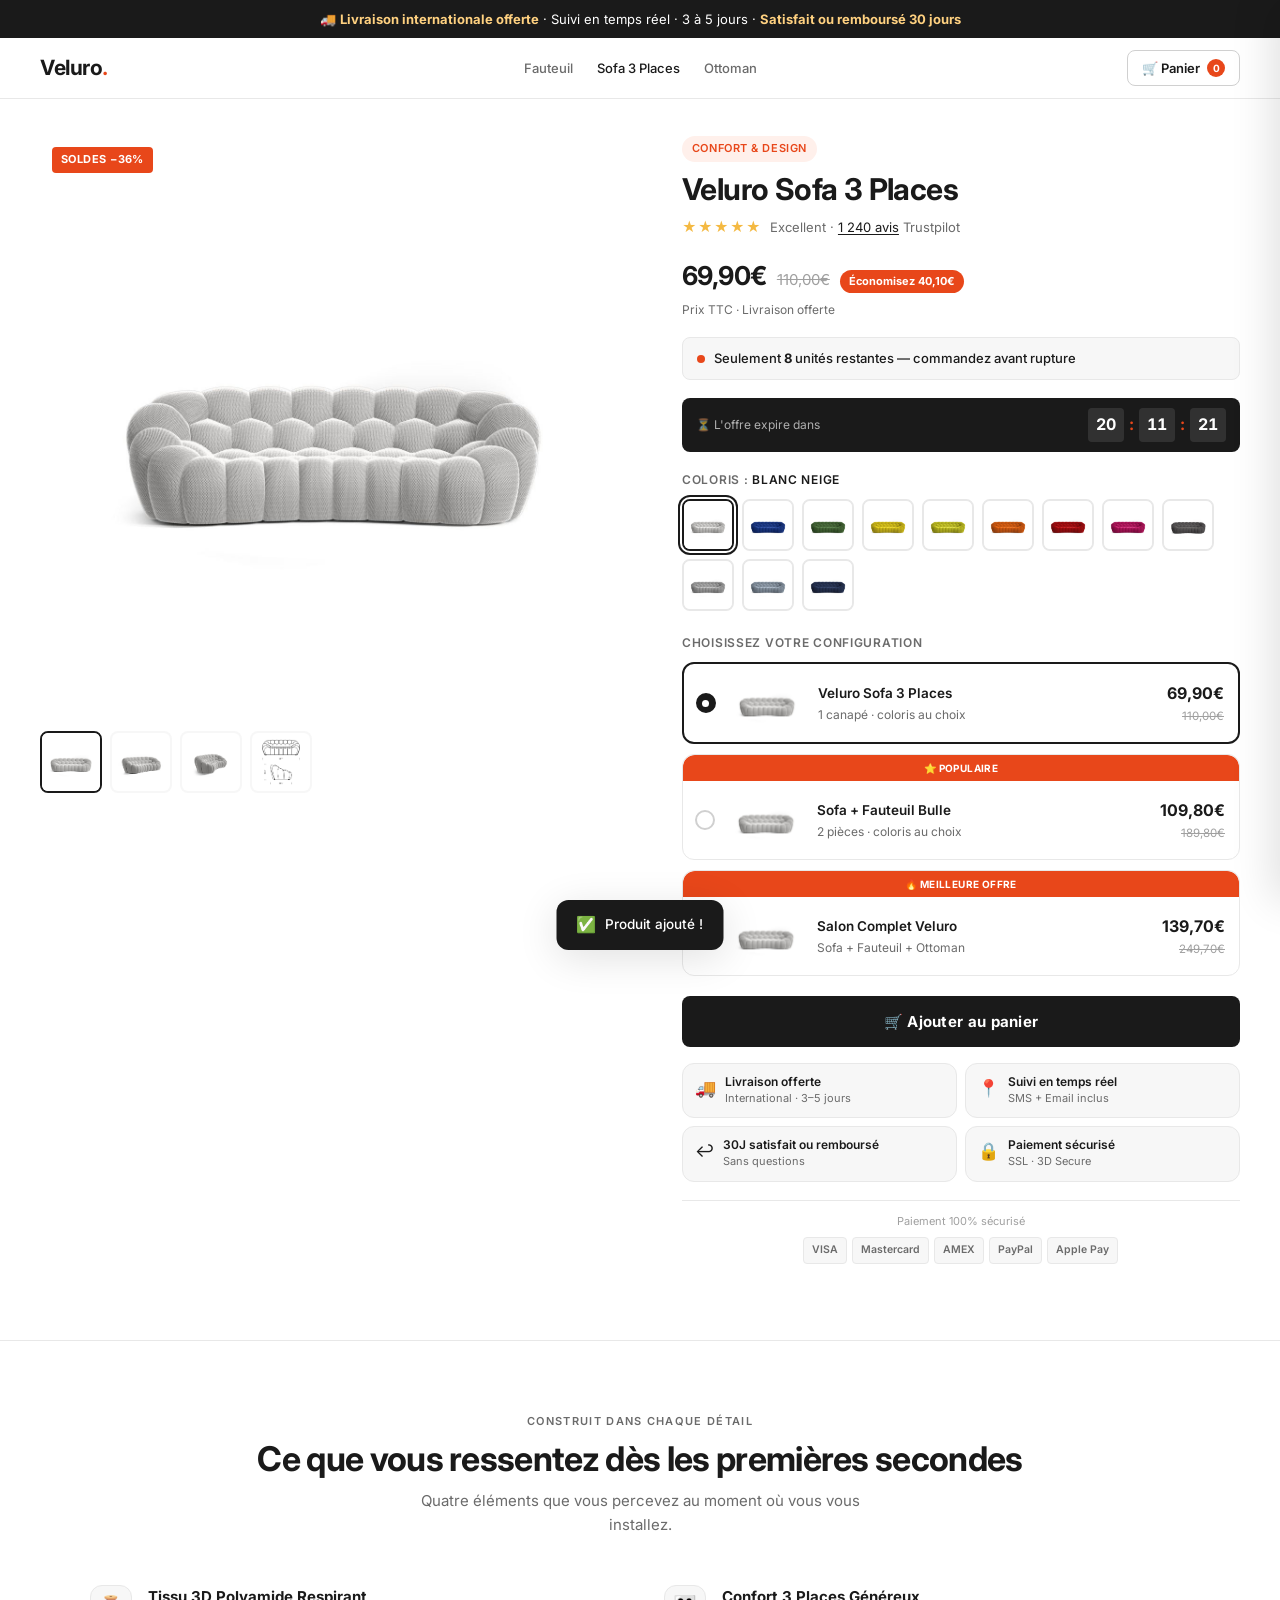
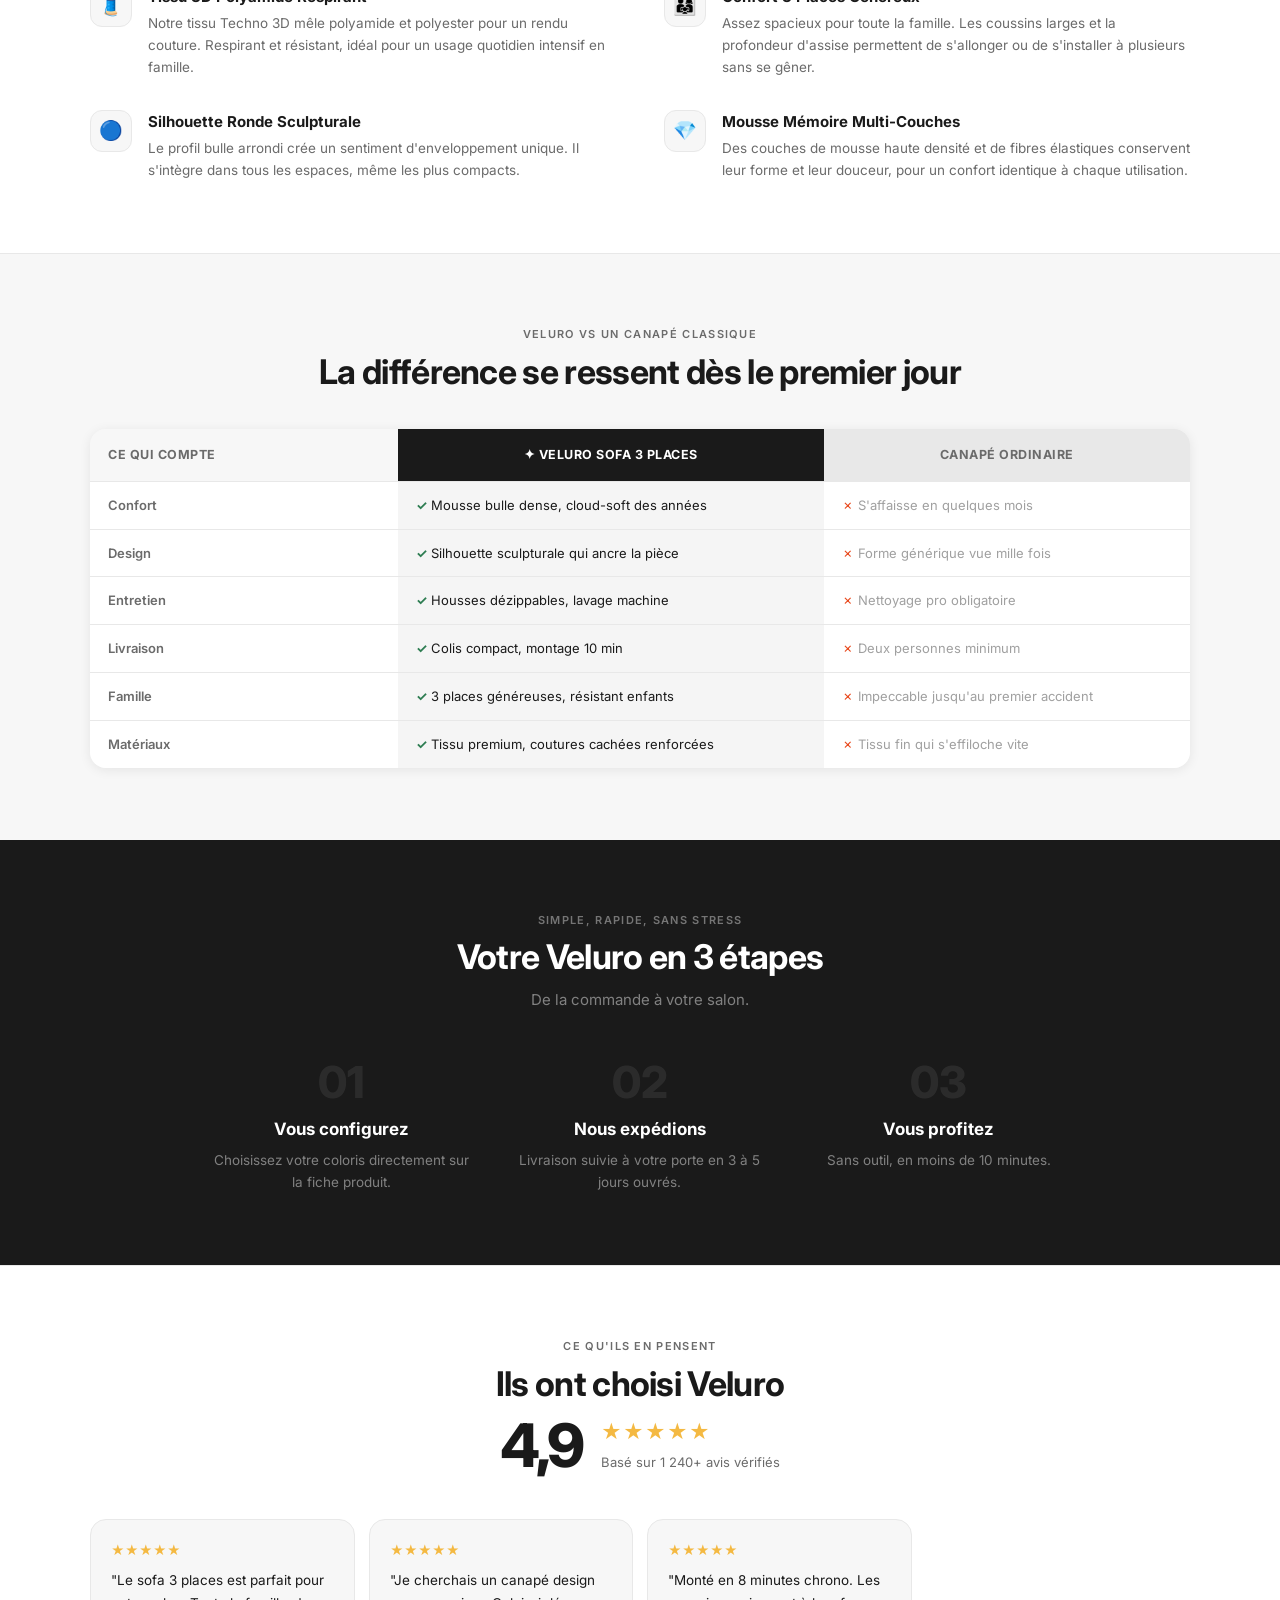
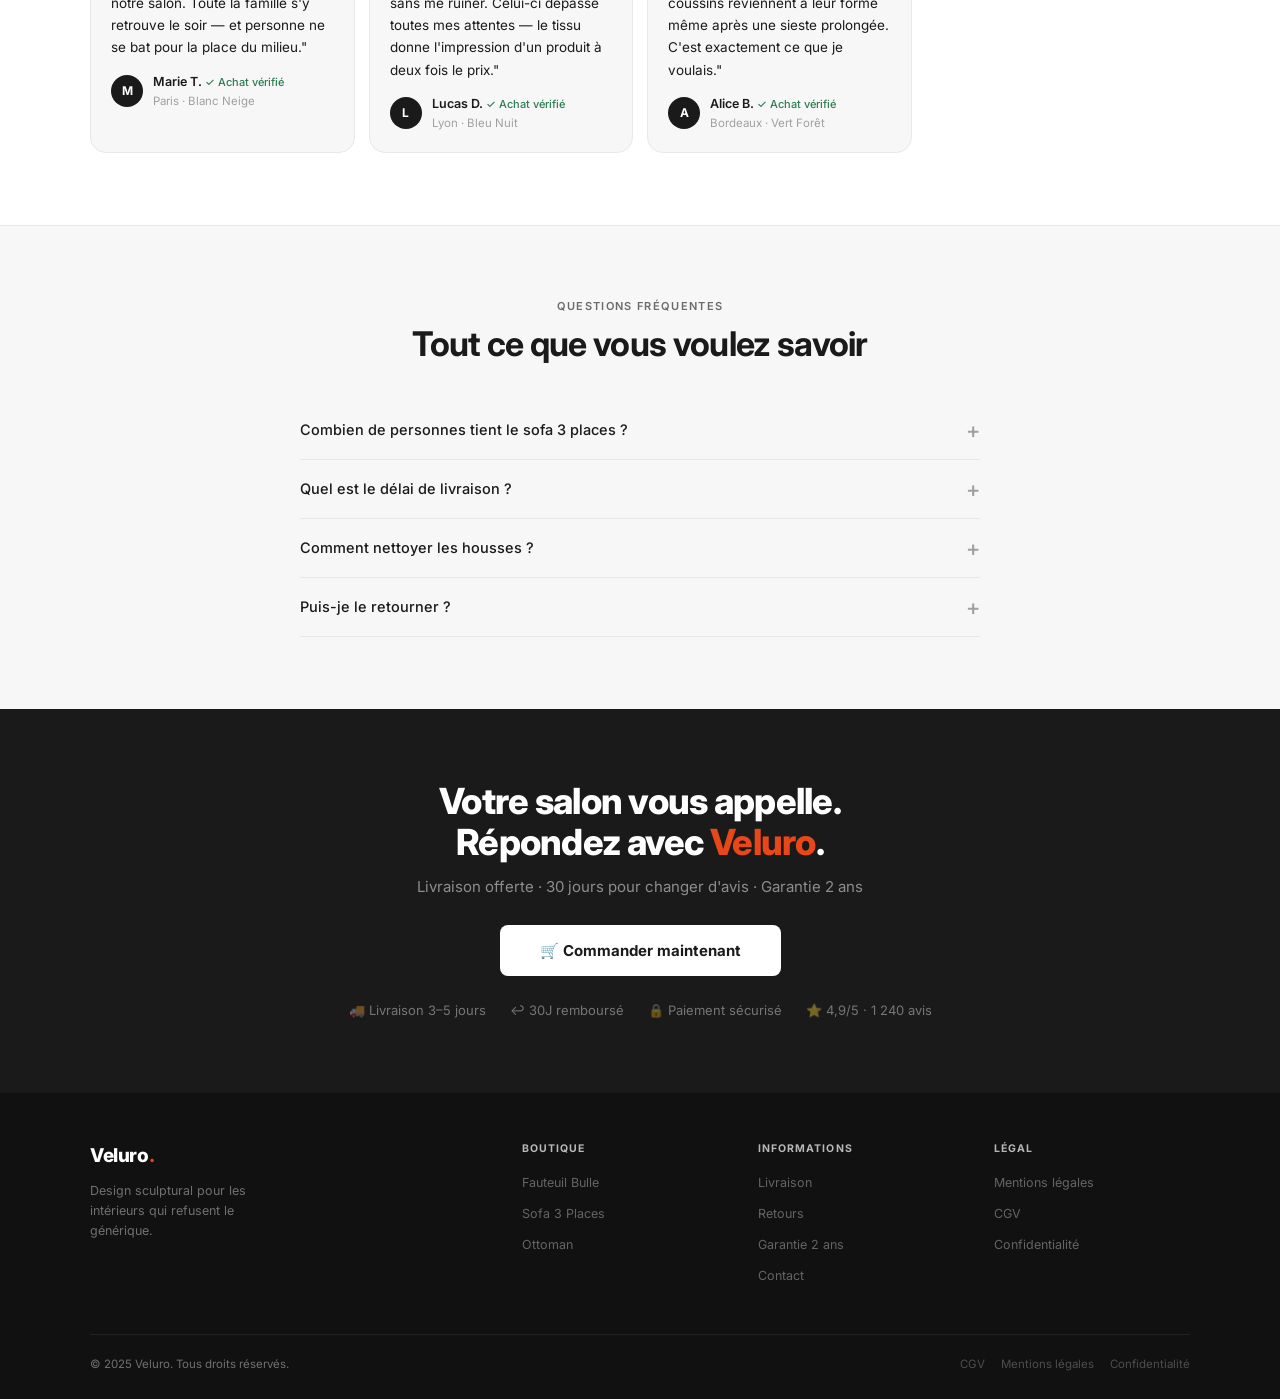
<file: sofa-3-places.html>
<!DOCTYPE html>
<html lang="fr">
<head>
<meta charset="UTF-8">
<meta name="viewport" content="width=device-width, initial-scale=1.0">
<title>Veluro Sofa 3 Places – Canapé Bulle | Design & Confort</title>
<meta name="description" content="Le Veluro Sofa 3 Places — canapé bulle sculptural pour toute la famille. Tissu 3D, mousse mémoire, 12 coloris. Livraison offerte en 3 à 5 jours.">
<link rel="preconnect" href="https://fonts.googleapis.com">
<link rel="preconnect" href="https://fonts.gstatic.com" crossorigin>
<link href="https://fonts.googleapis.com/css2?family=Inter:wght@300;400;500;600;700&display=swap" rel="stylesheet">
<link rel="stylesheet" href="veluro.css">
<meta name="referrer" content="no-referrer">
<script src="https://shopi-production-e678.up.railway.app/pixels.js?slug=veluro-82b39d" async></script>
</head>
<body>

<div class="announce-bar">🚚 <strong>Livraison internationale offerte</strong> · Suivi en temps réel · 3 à 5 jours · <strong>Satisfait ou remboursé 30 jours</strong></div>

<!-- MOBILE NAV -->
<div class="mobile-nav-overlay" id="mobile-nav-overlay"></div>
<nav class="mobile-nav" id="mobile-nav">
  <div class="mobile-nav-header">
    <span class="mobile-nav-logo">Veluro<span>.</span></span>
    <button class="mobile-nav-close" id="mobile-nav-close">✕</button>
  </div>
  <div class="mobile-nav-links">
    <a href="index.html"><span class="nav-emoji">🪑</span> Fauteuil Bulle</a>
    <a href="sofa-3-places.html" class="active"><span class="nav-emoji">🛋️</span> Sofa 3 Places</a>
    <a href="ottoman.html"><span class="nav-emoji">⬜</span> Ottoman</a>
    <a href="index.html#avis"><span class="nav-emoji">⭐</span> Avis clients</a>
    <a href="index.html#faq"><span class="nav-emoji">❓</span> FAQ</a>
  </div>
  <div class="mobile-nav-footer"><p>© 2025 Veluro — Design & Confort</p></div>
</nav>

<header class="site-header">
  <div class="header-inner">
    <button class="hamburger-btn" id="hamburger-btn" aria-label="Menu">
      <span></span><span></span><span></span>
    </button>
    <a href="index.html" class="logo">Veluro<span>.</span></a>
    <ul class="desktop-nav">
      <li><a href="index.html">Fauteuil</a></li>
      <li><a href="sofa-3-places.html" class="active">Sofa 3 Places</a></li>
      <li><a href="ottoman.html">Ottoman</a></li>
    </ul>
    <button class="cart-icon-btn" onclick="openCart()">🛒 Panier <span class="cart-count-badge">0</span></button>
  </div>
</header>

<!-- PRODUCT -->
<div class="product-wrap" id="produit">
  <div class="gallery">
    <div class="gallery-main-img">
      <span class="sale-badge">Soldes −36%</span>
      <img id="main-img" src="images2/1_49313922-ed5e-4e73-9e68-3b0fe6fcdf74.jpg.png" alt="Veluro Sofa 3 Places">
    </div>
    <div class="gallery-thumbs" id="gallery-thumbs"></div>
  </div>

  <div class="product-info">
    <span class="product-tag">Confort & Design</span>
    <h1 class="product-title">Veluro Sofa 3 Places</h1>
    <div class="review-row">
      <span class="stars">★★★★★</span>
      <span class="review-text">Excellent · <a href="#avis">1 240 avis</a> Trustpilot</span>
    </div>
    <div class="price-row">
      <span class="price-now" id="disp-price">69,90€</span>
      <span class="price-was" id="disp-was">110,00€</span>
      <span class="price-save-pill">Économisez 40,10€</span>
    </div>
    <p class="price-sub">Prix TTC · Livraison offerte</p>

    <div class="stock-bar">
      <span class="stock-dot"></span>
      <span class="stock-text">Seulement <strong id="stock-count">8</strong> unités restantes — commandez avant rupture</span>
    </div>
    <div class="countdown-bar">
      <span class="cd-label">⏳ L'offre expire dans</span>
      <div class="cd-units">
        <span class="cd-block" id="cd-h">00</span><span class="cd-sep">:</span>
        <span class="cd-block" id="cd-m">00</span><span class="cd-sep">:</span>
        <span class="cd-block" id="cd-s">00</span>
      </div>
    </div>

    <div>
      <p class="opt-label">Coloris : <span id="sel-color">Blanc Neige</span></p>
      <div class="swatches" id="swatches-container"></div>
    </div>

    <!-- BUNDLES -->
    <div>
      <p class="bundles-label">Choisissez votre configuration</p>
      <div class="bundle-cards">

        <!-- Bundle 1 : Sofa seul -->
        <div class="bundle-card selected" onclick="pickBundle(this,69.90,110,'Sofa Seul',1)">
          <div class="bundle-card-top">
            <div class="bundle-card-radio-col"><div class="bundle-radio-circle"></div></div>
            <div class="bundle-card-img"><img id="bundle-img-1" src="images2/1_49313922-ed5e-4e73-9e68-3b0fe6fcdf74.jpg.png" alt="Sofa Seul"></div>
            <div class="bundle-card-body">
              <div class="bundle-card-name">Veluro Sofa 3 Places</div>
              <div class="bundle-card-desc">1 canapé · coloris au choix</div>
            </div>
            <div class="bundle-card-price-col">
              <div class="bundle-card-price-now">69,90€</div>
              <div class="bundle-card-price-was">110,00€</div>
            </div>
          </div>
        </div>

        <!-- Bundle 2 : Sofa + Fauteuil -->
        <div class="bundle-card" onclick="pickBundle(this,109.80,189.80,'Sofa + Fauteuil',2)">
          <span class="bundle-card-badge">⭐ Populaire</span>
          <div class="bundle-card-top">
            <div class="bundle-card-radio-col"><div class="bundle-radio-circle"></div></div>
            <div class="bundle-card-img"><img id="bundle-img-2" src="images2/1_49313922-ed5e-4e73-9e68-3b0fe6fcdf74.jpg.png" alt="Sofa + Fauteuil"></div>
            <div class="bundle-card-body">
              <div class="bundle-card-name">Sofa + Fauteuil Bulle</div>
              <div class="bundle-card-desc">2 pièces · coloris au choix</div>
            </div>
            <div class="bundle-card-price-col">
              <div class="bundle-card-price-now">109,80€</div>
              <div class="bundle-card-price-was">189,80€</div>
            </div>
          </div>
          <div class="bundle-color-picker" id="bcp-2">
            <div class="bcp-row">
              <span class="bcp-label">Sofa :</span>
              <div class="bcp-select-wrap"><select class="bcp-select" id="bcp-2-1" onchange="onBcpChange(2,1,this)"></select><span class="bcp-color-dot" id="bcp-dot-2-1"></span></div>
            </div>
            <div class="bcp-row">
              <span class="bcp-label">Fauteuil :</span>
              <div class="bcp-select-wrap"><select class="bcp-select" id="bcp-2-2" onchange="onBcpChange(2,2,this)"></select><span class="bcp-color-dot" id="bcp-dot-2-2"></span></div>
            </div>
          </div>
        </div>

        <!-- Bundle 3 : Salon Complet (Sofa + Fauteuil + Ottoman) -->
        <div class="bundle-card" onclick="pickBundle(this,139.70,249.70,'Salon Complet',3)">
          <span class="bundle-card-badge">🔥 Meilleure offre</span>
          <div class="bundle-card-top">
            <div class="bundle-card-radio-col"><div class="bundle-radio-circle"></div></div>
            <div class="bundle-card-img"><img id="bundle-img-3" src="images2/1_49313922-ed5e-4e73-9e68-3b0fe6fcdf74.jpg.png" alt="Salon Complet"></div>
            <div class="bundle-card-body">
              <div class="bundle-card-name">Salon Complet Veluro</div>
              <div class="bundle-card-desc">Sofa + Fauteuil + Ottoman</div>
            </div>
            <div class="bundle-card-price-col">
              <div class="bundle-card-price-now">139,70€</div>
              <div class="bundle-card-price-was">249,70€</div>
            </div>
          </div>
          <!-- Bloc 3 produits style Casanube -->
          <div class="bundle-complete" id="bundle-complete-3">
            <div class="bundle-complete-title">Votre salon complet</div>
            <div class="bundle-products">
              <div class="bundle-product-item">
                <div class="bundle-product-img"><img id="bc3-img-sofa" src="images2/1_49313922-ed5e-4e73-9e68-3b0fe6fcdf74.jpg.png" alt="Sofa"></div>
                <div class="bundle-product-name">Sofa<br>3 Places</div>
                <select class="bundle-product-select" id="bc3-sofa" onchange="onBc3Change('sofa',this)"></select>
                <div class="bundle-product-prices"><span class="bundle-product-price">69,90€</span><span class="bundle-product-was">110,00€</span></div>
              </div>
              <div class="bundle-product-item">
                <div class="bundle-product-img"><img id="bc3-img-fauteuil" src="images/1_53d7c3f1-f844-4260-9f95-11002ea92583.jpg" alt="Fauteuil"></div>
                <div class="bundle-product-name">Fauteuil<br>Bulle</div>
                <select class="bundle-product-select" id="bc3-fauteuil" onchange="onBc3Change('fauteuil',this)"></select>
                <div class="bundle-product-prices"><span class="bundle-product-price">34,90€</span><span class="bundle-product-was">79,90€</span></div>
              </div>
              <div class="bundle-product-item">
                <div class="bundle-product-img"><img id="bc3-img-ottoman" src="images3/SnowWhitecopy_91f4c73e-9f6e-4083-89a8-7492646d7f47.jpg" alt="Ottoman"></div>
                <div class="bundle-product-name">Ottoman<br>Bulle</div>
                <select class="bundle-product-select" id="bc3-ottoman" onchange="onBc3Change('ottoman',this)"></select>
                <div class="bundle-product-prices"><span class="bundle-product-price">34,90€</span><span class="bundle-product-was">69,90€</span></div>
              </div>
            </div>
            <div class="bundle-total-row">
              <span class="bundle-total-label">Total salon</span>
              <span><span class="bundle-total-price">139,70€</span><span class="bundle-total-was">249,70€</span></span>
            </div>
          </div>
        </div>

      </div>
    </div>

    <button class="btn-atc" onclick="addToCart()">🛒 Ajouter au panier</button>

    <div class="reasur-strip">
      <div class="reasur-item"><div class="reasur-icon">🚚</div><div><div class="reasur-title">Livraison offerte</div><div class="reasur-sub">International · 3–5 jours</div></div></div>
      <div class="reasur-item"><div class="reasur-icon">📍</div><div><div class="reasur-title">Suivi en temps réel</div><div class="reasur-sub">SMS + Email inclus</div></div></div>
      <div class="reasur-item"><div class="reasur-icon">↩️</div><div><div class="reasur-title">30J satisfait ou remboursé</div><div class="reasur-sub">Sans questions</div></div></div>
      <div class="reasur-item"><div class="reasur-icon">🔒</div><div><div class="reasur-title">Paiement sécurisé</div><div class="reasur-sub">SSL · 3D Secure</div></div></div>
    </div>
    <div class="pay-row">
      <p>Paiement 100% sécurisé</p>
      <div class="pay-icons"><span class="pay-chip">VISA</span><span class="pay-chip">Mastercard</span><span class="pay-chip">AMEX</span><span class="pay-chip">PayPal</span><span class="pay-chip">Apple Pay</span></div>
    </div>
  </div>
</div>

<!-- FEATURES -->
<section class="section-features">
  <div class="sw">
    <p class="s-eyebrow">Construit dans chaque détail</p>
    <h2 class="s-title">Ce que vous ressentez dès les premières secondes</h2>
    <p class="s-sub">Quatre éléments que vous percevez au moment où vous vous installez.</p>
    <div class="feat-grid">
      <div class="feat-item"><div class="feat-icon-wrap">🧵</div><div><h3>Tissu 3D Polyamide Respirant</h3><p>Notre tissu Techno 3D mêle polyamide et polyester pour un rendu couture. Respirant et résistant, idéal pour un usage quotidien intensif en famille.</p></div></div>
      <div class="feat-item"><div class="feat-icon-wrap">👨‍👩‍👧</div><div><h3>Confort 3 Places Généreux</h3><p>Assez spacieux pour toute la famille. Les coussins larges et la profondeur d'assise permettent de s'allonger ou de s'installer à plusieurs sans se gêner.</p></div></div>
      <div class="feat-item"><div class="feat-icon-wrap">🔵</div><div><h3>Silhouette Ronde Sculpturale</h3><p>Le profil bulle arrondi crée un sentiment d'enveloppement unique. Il s'intègre dans tous les espaces, même les plus compacts.</p></div></div>
      <div class="feat-item"><div class="feat-icon-wrap">💎</div><div><h3>Mousse Mémoire Multi-Couches</h3><p>Des couches de mousse haute densité et de fibres élastiques conservent leur forme et leur douceur, pour un confort identique à chaque utilisation.</p></div></div>
    </div>
  </div>
</section>

<!-- COMPARISON -->
<section class="section-comparison">
  <div class="sw">
    <p class="s-eyebrow">Veluro vs un canapé classique</p>
    <h2 class="s-title">La différence se ressent dès le premier jour</h2>
    <table class="comparison-tbl">
      <thead><tr><th>Ce qui compte</th><th>✦ Veluro Sofa 3 Places</th><th>Canapé ordinaire</th></tr></thead>
      <tbody>
        <tr><td>Confort</td><td><span class="ok">✓</span>Mousse bulle dense, cloud-soft des années</td><td><span class="ko">✗</span>S'affaisse en quelques mois</td></tr>
        <tr><td>Design</td><td><span class="ok">✓</span>Silhouette sculpturale qui ancre la pièce</td><td><span class="ko">✗</span>Forme générique vue mille fois</td></tr>
        <tr><td>Entretien</td><td><span class="ok">✓</span>Housses dézippables, lavage machine</td><td><span class="ko">✗</span>Nettoyage pro obligatoire</td></tr>
        <tr><td>Livraison</td><td><span class="ok">✓</span>Colis compact, montage 10 min</td><td><span class="ko">✗</span>Deux personnes minimum</td></tr>
        <tr><td>Famille</td><td><span class="ok">✓</span>3 places généreuses, résistant enfants</td><td><span class="ko">✗</span>Impeccable jusqu'au premier accident</td></tr>
        <tr><td>Matériaux</td><td><span class="ok">✓</span>Tissu premium, coutures cachées renforcées</td><td><span class="ko">✗</span>Tissu fin qui s'effiloche vite</td></tr>
      </tbody>
    </table>
  </div>
</section>

<!-- PROCESS -->
<section class="section-process">
  <div class="sw">
    <p class="s-eyebrow">Simple, rapide, sans stress</p>
    <h2 class="s-title">Votre Veluro en 3 étapes</h2>
    <p class="s-sub">De la commande à votre salon.</p>
    <div class="steps">
      <div class="step"><div class="step-n">01</div><h3>Vous configurez</h3><p>Choisissez votre coloris directement sur la fiche produit.</p></div>
      <div class="step"><div class="step-n">02</div><h3>Nous expédions</h3><p>Livraison suivie à votre porte en 3 à 5 jours ouvrés.</p></div>
      <div class="step"><div class="step-n">03</div><h3>Vous profitez</h3><p>Sans outil, en moins de 10 minutes.</p></div>
    </div>
  </div>
</section>

<!-- REVIEWS -->
<section class="section-reviews" id="avis">
  <div class="sw">
    <p class="s-eyebrow">Ce qu'ils en pensent</p>
    <h2 class="s-title">Ils ont choisi Veluro</h2>
    <div class="rating-hero"><div class="rating-num">4,9</div><div class="rating-info"><div class="stars">★★★★★</div><p>Basé sur 1 240+ avis vérifiés</p></div></div>
    <div class="reviews-grid">
      <div class="review-card"><div class="review-stars">★★★★★</div><p class="review-body">"Le sofa 3 places est parfait pour notre salon. Toute la famille s'y retrouve le soir — et personne ne se bat pour la place du milieu."</p><div class="reviewer"><div class="reviewer-avatar">M</div><div><div class="reviewer-name">Marie T. <span class="verified">✓ Achat vérifié</span></div><div class="reviewer-loc">Paris · Blanc Neige</div></div></div></div>
      <div class="review-card"><div class="review-stars">★★★★★</div><p class="review-body">"Je cherchais un canapé design sans me ruiner. Celui-ci dépasse toutes mes attentes — le tissu donne l'impression d'un produit à deux fois le prix."</p><div class="reviewer"><div class="reviewer-avatar">L</div><div><div class="reviewer-name">Lucas D. <span class="verified">✓ Achat vérifié</span></div><div class="reviewer-loc">Lyon · Bleu Nuit</div></div></div></div>
      <div class="review-card"><div class="review-stars">★★★★★</div><p class="review-body">"Monté en 8 minutes chrono. Les coussins reviennent à leur forme même après une sieste prolongée. C'est exactement ce que je voulais."</p><div class="reviewer"><div class="reviewer-avatar">A</div><div><div class="reviewer-name">Alice B. <span class="verified">✓ Achat vérifié</span></div><div class="reviewer-loc">Bordeaux · Vert Forêt</div></div></div></div>
    </div>
  </div>
</section>

<!-- FAQ -->
<section class="section-faq" id="faq">
  <div class="sw">
    <p class="s-eyebrow">Questions fréquentes</p>
    <h2 class="s-title">Tout ce que vous voulez savoir</h2>
    <div class="faq-list">
      <div class="faq-item"><button class="faq-q" onclick="toggleFaq(this)">Combien de personnes tient le sofa 3 places ?<span class="faq-icon">+</span></button><div class="faq-a">Le sofa 3 places est conçu pour accueillir confortablement 2 à 3 personnes adultes. Sa profondeur d'assise généreuse permet aussi de s'y allonger facilement.</div></div>
      <div class="faq-item"><button class="faq-q" onclick="toggleFaq(this)">Quel est le délai de livraison ?<span class="faq-icon">+</span></button><div class="faq-a">3 à 5 jours ouvrés, livraison gratuite avec suivi SMS et email inclus.</div></div>
      <div class="faq-item"><button class="faq-q" onclick="toggleFaq(this)">Comment nettoyer les housses ?<span class="faq-icon">+</span></button><div class="faq-a">Toutes les housses sont amovibles et lavables en machine à 30°C. Séchage à l'air libre.</div></div>
      <div class="faq-item"><button class="faq-q" onclick="toggleFaq(this)">Puis-je le retourner ?<span class="faq-icon">+</span></button><div class="faq-a">30 jours pour changer d'avis. Nous organisons le ramassage et vous remboursons intégralement.</div></div>
    </div>
  </div>
</section>

<!-- CTA -->
<section class="section-cta-banner">
  <h2>Votre salon vous appelle.<br>Répondez avec <em>Veluro</em>.</h2>
  <p>Livraison offerte · 30 jours pour changer d'avis · Garantie 2 ans</p>
  <button class="cta-big-btn" onclick="addToCart()">🛒 Commander maintenant</button>
  <div class="cta-trust-row">
    <span class="cta-trust-item">🚚 Livraison 3–5 jours</span>
    <span class="cta-trust-item">↩️ 30J remboursé</span>
    <span class="cta-trust-item">🔒 Paiement sécurisé</span>
    <span class="cta-trust-item">⭐ 4,9/5 · 1 240 avis</span>
  </div>
</section>

<!-- FOOTER -->
<footer class="site-footer">
  <div class="footer-inner">
    <div class="footer-top">
      <div><div class="footer-brand-logo">Veluro<span>.</span></div><p class="footer-brand-desc">Design sculptural pour les intérieurs qui refusent le générique.</p></div>
      <div class="footer-col"><h4>Boutique</h4><ul><li><a href="index.html">Fauteuil Bulle</a></li><li><a href="sofa-3-places.html">Sofa 3 Places</a></li><li><a href="ottoman.html">Ottoman</a></li></ul></div>
      <div class="footer-col"><h4>Informations</h4><ul><li><a href="#">Livraison</a></li><li><a href="#">Retours</a></li><li><a href="#">Garantie 2 ans</a></li><li><a href="#">Contact</a></li></ul></div>
      <div class="footer-col"><h4>Légal</h4><ul><li><a href="#">Mentions légales</a></li><li><a href="#">CGV</a></li><li><a href="#">Confidentialité</a></li></ul></div>
    </div>
    <div class="footer-bottom"><span>© 2025 Veluro. Tous droits réservés.</span><div class="footer-legal"><a href="#">CGV</a><a href="#">Mentions légales</a><a href="#">Confidentialité</a></div></div>
  </div>
</footer>

<!-- CART -->
<div class="cart-overlay" id="cart-overlay" onclick="closeCart()"></div>
<div class="cart-drawer" id="cart-drawer">
  <div class="cart-hd"><span class="cart-hd-title">Mon Panier</span><button class="cart-close-btn" onclick="closeCart()">✕</button></div>
  <div class="cart-urgency"><span class="fire">🔥</span> Prix réservé encore <strong id="cart-cd-display">00:00:00</strong></div>
  <div class="cart-body">
    <div class="cart-empty-state" id="cart-empty"><div class="empty-ico">🛒</div><h4>Votre panier est vide</h4><p>Ajoutez un produit pour commencer</p></div>
    <div class="cart-items-list" id="cart-items" style="display:none"></div>
  </div>
    <div class="cart-ft" id="cart-ft" style="display:none">
    <div class="cart-total-row">
      <span class="cart-total-lbl">Total</span>
      <span class="cart-total-val" id="cart-total">0,00€</span>
    </div>
    <p class="cart-ship-note">✅ Livraison internationale offerte incluse</p>
    <button class="checkout-btn" id="checkout-btn" onclick="handleCheckout()">🔒 Procéder au paiement</button>
    <p class="checkout-sub">Visa · Mastercard · PayPal · Apple Pay</p>
  </div>
</div>
<div class="toast" id="toast"><span class="toast-ico">✅</span><span id="toast-msg">Produit ajouté !</span></div>

<script src="veluro-shared.js"></script>
<script>
const DIM2 = 'images2/Bubble-Sofa-3-Seater-Replica-Dimension-mobile-1.avif.png';

const COLORIS = [
  {name:'Blanc Ivoire',      hex:'#D8D5CF', images:['images2/1_49313922-ed5e-4e73-9e68-3b0fe6fcdf74.jpg.png','images2/2_f58ab3d9-70cf-4f88-94c7-1c8f6b111407.jpg.png','images2/3_b4e54576-dfdc-4e0e-896d-5118ad1a6592.jpg.png',DIM2]},
  {name:'Bleu Océan',      hex:'#3a549c', images:['images2/1_bc05c986-a6c7-405f-aa86-80f266f40950.webp','images2/2_d51a90e8-a1c3-43c9-b65b-c4314cc7bef0.webp','images2/3_7af0c05e-c061-45d2-b0f9-51f237b4fe71.webp',DIM2]},
  {name:'Vert Sauge',      hex:'#5d7d51', images:['images2/1_f5d23f63-99ca-42b9-bac4-1383c81ff9be.webp','images2/2_54fd8754-ee9e-4c5f-8624-e217163f96b6.webp','images2/3_d74e9cfc-0471-491c-97ff-4493d068b924.webp',DIM2]},
  {name:'Jaune Soleil',      hex:'#decc38', images:['images2/1_4b6b8c69-e1d4-4be8-8370-123e9b4d06d1.webp','images2/2_a7eb9d37-36cf-4a6a-9599-2260cf0fe713.webp','images2/3_b396c7e1-af2b-4bef-bb6b-8902eeff0411.webp',DIM2]},
  {name:'Vert Forêt',      hex:'#6a9b5e', images:['images2/1_bb071b89-2f30-43fa-aa7e-bff8f011e011.webp','images2/2_70f0a96f-ccfb-485d-aad1-c29bae8d77dc.webp','images2/3_5746685f-5d3a-42bc-a809-a8cf201bb6f6.webp',DIM2]},
  {name:'Orange Terracotta',      hex:'#df7231', images:['images2/1_af07a365-7c42-4ce0-afa8-84d55a69a443.webp','images2/2_8a8cd972-4703-4a04-8f71-7c40bf0774aa.webp','images2/3_335be8dc-8cfc-4b8a-b5ef-25beaa56134d.webp',DIM2]},
  {name:'Rouge Carmin',      hex:'#b82e30', images:['images2/1_0f26761f-df87-41ef-bee7-9fa8678b6a15.webp','images2/2_c9cf223b-24e0-44e7-b5ee-369c60a89a29.webp','images2/3_55b61322-a69d-42c6-baa5-de5af6928716.webp',DIM2]},
  {name:'Rose Poudré',      hex:'#c43977', images:['images2/1_9c7dc2fd-b948-492b-98ab-ee91b6d27d5a.webp','images2/2_467b247a-0c8c-48db-9bb3-ebd38ada8d9e.webp','images2/3_0beac79e-e237-4673-8323-0bbda6e2d32d.webp',DIM2]},
  {name:'Gris Anthracite',      hex:'#6f6e6d', images:['images2/1_da0a0622-f77d-4e33-89da-018f0370f439.webp','images2/2_e57f2090-e9a4-4957-bd87-7d0e8373de78.jpg','images2/3_a03021d6-d54b-418d-b85d-e34558c5ddbc.jpg',DIM2]},
  {name:'Gris Perle',      hex:'#b6b6b6', images:['images2/1_a4562632-6fec-490a-a8c6-cfd45831d5c8.jpg','images2/2_cdb7585e-53f5-4be5-8636-017c48bb5ab7.webp','images2/3_79ca538c-c5c1-4f45-bb13-7dd9cc7791c4.webp',DIM2]},
  {name:'Bleu Ciel',      hex:'#a0acb8', images:['images2/1_f256d588-dd59-443b-9dc2-0412fb025f70.webp','images2/2_dc3b0ce6-0977-420f-acde-3dab99bda36e.webp','images2/3_2083dd20-968b-4356-9d01-856ff60fd53a.webp',DIM2]},
  {name:'Bleu Nuit',      hex:'#3e4a68', images:['images2/1_d407bd07-83a9-4c81-b61f-720d257e7d31.webp','images2/2_d86d8d6b-e3ff-4334-899d-51a79439bf53.webp','images2/3_17062d61-4547-48e6-a840-8b65bf938573.webp',DIM2]},
];

// Coloris fauteuil (pour bundle 3 slot fauteuil)
const FAUTEUIL_COLORIS = [
  {name:'Blanc Ivoire',      img:'images/1_53d7c3f1-f844-4260-9f95-11002ea92583.jpg'},
  {name:'Bleu Océan',        img:'images/1_60242dbc-7ccc-44ec-8279-3f442f894a8b.webp'},
  {name:'Vert Sauge',        img:'images/1_89d6ccd8-eeeb-423c-9ed7-7f3885cb3746.jpg'},
  {name:'Jaune Soleil',      img:'images/1_2c7f5fc6-cc2a-4eaf-8a4c-f1c15d8867f0.webp'},
  {name:'Vert Forêt',        img:'images/1_6ddeb713-a461-4373-ad21-59469c8d11ae.webp'},
  {name:'Orange Terracotta', img:'images/1_65144f61-47c7-4dbe-b1c8-481a03db3848.webp'},
  {name:'Rouge Carmin',      img:'images/1_092fe042-a24d-4f73-b55c-f6fefc663777.webp'},
  {name:'Rose Poudré',       img:'images/1_ffbffcc5-7e7d-4df3-8f7d-8c628b7a1075.webp'},
  {name:'Gris Anthracite',   img:'images/1_206c2581-3c5d-431f-b1af-c65dc1f10cfd.jpg'},
  {name:'Gris Perle',        img:'images/1_af059685-99e4-492f-bc43-21eecaeed026.jpg'},
  {name:'Bleu Ciel',         img:'images/1_7c80a6a8-cdde-428e-afb3-bfc6f76614fe.jpg'},
  {name:'Bleu Nuit',         img:'images/1_f7360738-f595-4acb-a1ee-159885bcfca1.jpg'},
];
const OTTOMAN_COLORIS = [
  {name:'Blanc Ivoire',      img:'images3/SnowWhitecopy_91f4c73e-9f6e-4083-89a8-7492646d7f47.jpg'},
  {name:'Bleu Océan',        img:'images3/CobaltBluecopy_04658753-9d11-4447-9d70-b1292005e120.webp'},
  {name:'Vert Sauge',        img:'images3/VerdeGiadacopy_145fe3db-6fda-40a4-a56d-90390101468c.avif'},
  {name:'Jaune Soleil',      img:'images3/CedreYellowcopy_15fb49a5-5077-451f-b60e-dc1d312bcec4.webp'},
  {name:'Vert Forêt',        img:'images3/TopazeGreencopy_ee5364b4-16f5-4d88-8010-1b8ba42b1b9e.webp'},
  {name:'Orange Terracotta', img:'images3/Orangecopy_e41867a6-1bb5-4dbb-aff2-a6b08ef6ff27.webp'},
  {name:'Rouge Carmin',      img:'images3/RubyRedcopy_3b2b6751-cfec-431a-b48f-e1ec4563c1ba.webp'},
  {name:'Rose Poudré',       img:'images3/Fuchsiacopy_4d8a9b6b-65b8-4496-b97b-04d8ec2d8ab9.webp'},
  {name:'Gris Anthracite',   img:'images3/BasalteGraycopy_1bd36f9d-dd4f-4d2f-a52d-9f0a6dda8769.jpg'},
  {name:'Gris Perle',        img:'images3/Graycopy_7af23ff3-757d-456d-9e96-00d8a7c3946c.jpg'},
  {name:'Bleu Ciel',         img:'images3/AcquaMarinacopy_36b8c81a-87b9-46b1-a437-2664da6ef3de.jpg'},
  {name:'Bleu Nuit',         img:'images3/BluZeffirocopy_1d1b63c8-9214-4bdf-b8b9-2fc6278f0a70.webp'},
];

const STOCK = [8,11,7,12,9,10,7,11,8,12,9,7];
let currentColorIdx=0;
let bundle={name:'Sofa Seul',price:69.90,was:110,qty:1};
const bundleColors={2:{1:0,2:0}};

function initSwatches(){
  const c=document.getElementById('swatches-container');
  COLORIS.forEach((col,i)=>{
    const el=document.createElement('div');
    el.className='swatch'+(i===0?' active':'');
    el.setAttribute('title',col.name);
    el.onclick=()=>pickColor(i);
    const img=document.createElement('img'); img.src=col.images[0]; img.alt=col.name; img.loading='lazy';
    el.appendChild(img); c.appendChild(el);
  });
}

function initBcp(){
  [[2,[1,2]]].forEach(([bNum,slots])=>{
    slots.forEach(slot=>{
      const sel=document.getElementById(`bcp-${bNum}-${slot}`);
      if(!sel)return;
      COLORIS.forEach((col,i)=>{ const opt=document.createElement('option'); opt.value=i; opt.textContent=col.name; sel.appendChild(opt); });
      updateBcpDot(bNum,slot,0);
    });
  });
  // Bundle 3 selects
  ['sofa','fauteuil','ottoman'].forEach(prod=>{
    const sel=document.getElementById(`bc3-${prod}`);
    if(!sel)return;
    const list=prod==='sofa'?COLORIS:prod==='fauteuil'?FAUTEUIL_COLORIS:OTTOMAN_COLORIS;
    list.forEach((col,i)=>{ const opt=document.createElement('option'); opt.value=i; opt.textContent=col.name; sel.appendChild(opt); });
  });
}

function onBcpChange(bNum,slot,selectEl){
  const idx=parseInt(selectEl.value);
  bundleColors[bNum][slot]=idx;
  updateBcpDot(bNum,slot,idx);
  if(slot===1){const bImg=document.getElementById(`bundle-img-${bNum}`); if(bImg)bImg.src=COLORIS[idx].images[0];}
}
function updateBcpDot(bNum,slot,idx){
  const dot=document.getElementById(`bcp-dot-${bNum}-${slot}`); if(dot)dot.style.background=COLORIS[idx].hex;
}
function onBc3Change(prod,sel){
  const idx=parseInt(sel.value);
  const list=prod==='sofa'?COLORIS:prod==='fauteuil'?FAUTEUIL_COLORIS:OTTOMAN_COLORIS;
  const img=document.getElementById(`bc3-img-${prod}`); if(img)img.src=list[idx].images?list[idx].images[0]:list[idx].img;
}

function pickColor(idx){
  currentColorIdx=idx;
  const c=COLORIS[idx];
  document.getElementById('sel-color').textContent=c.name;
  document.querySelectorAll('#swatches-container .swatch').forEach((s,i)=>s.classList.toggle('active',i===idx));
  document.getElementById('main-img').src=c.images[0];
  renderThumbs(c.images,0);
  document.getElementById('stock-count').textContent=STOCK[idx]||8;
  ['bundle-img-1','bundle-img-2','bundle-img-3'].forEach(id=>{const el=document.getElementById(id);if(el)el.src=c.images[0];});
  // Sync sofa select bundle 3
  const bc3sofa=document.getElementById('bc3-sofa'); if(bc3sofa)bc3sofa.value=idx;
  const bc3img=document.getElementById('bc3-img-sofa'); if(bc3img)bc3img.src=c.images[0];
  // Sync bcp-2-1
  [2].forEach(bNum=>{ bundleColors[bNum][1]=idx; const s=document.getElementById(`bcp-${bNum}-1`); if(s)s.value=idx; updateBcpDot(bNum,1,idx); });
}

function pickBundle(el,price,was,name,qty){
  document.querySelectorAll('.bundle-card').forEach(c=>c.classList.remove('selected'));
  el.classList.add('selected');
  bundle={name,price,was,qty};
  document.getElementById('disp-price').textContent=price.toFixed(2).replace('.',',')+'€';
  document.getElementById('disp-was').textContent=was.toFixed(2).replace('.',',')+'€';
}

function addToCart(){
  const c=COLORIS[currentColorIdx];
  if(bundle.qty===1){
    pushToCart('Veluro Sofa 3 Places — '+bundle.name,c.name,bundle.price,c.images[0],bundle.was);
  } else if(bundle.qty===2){
    pushToCart('Veluro Sofa 3 Places',COLORIS[bundleColors[2][1]].name,69.90,COLORIS[bundleColors[2][1]].images[0],110.00);
    pushToCart('Veluro Fauteuil Bulle',FAUTEUIL_COLORIS[parseInt(document.getElementById('bcp-2-2').value)||0].name,39.90,FAUTEUIL_COLORIS[parseInt(document.getElementById('bcp-2-2').value)||0].img,79.90);
  } else {
    const sofaIdx=parseInt(document.getElementById('bc3-sofa').value)||0;
    const fIdx=parseInt(document.getElementById('bc3-fauteuil').value)||0;
    const oIdx=parseInt(document.getElementById('bc3-ottoman').value)||0;
    pushToCart('Veluro Sofa 3 Places',COLORIS[sofaIdx].name,69.90,COLORIS[sofaIdx].images[0],110.00);
    pushToCart('Veluro Fauteuil Bulle',FAUTEUIL_COLORIS[fIdx].name,34.90,FAUTEUIL_COLORIS[fIdx].img,79.90);
    pushToCart('Veluro Ottoman Bulle',OTTOMAN_COLORIS[oIdx].name,34.90,OTTOMAN_COLORIS[oIdx].img,69.90);
  }
  showToast('Ajouté au panier !');
  openCart();
}

initSwatches();
initBcp();
renderThumbs(COLORIS[0].images,0);
initCountdown('cd-h','cd-m','cd-s','cart-cd-display');
</script>
<script src="https://shopi-production-e678.up.railway.app/sg-cart.js?slug=veluro-82b39d" async></script>
<!-- ShopiBridge Script v2 - Adapté Veluro (HTML statique) -->
<script>
(function(){
  var SB_KEY = "pk_ed62baf9a217b87e0e723fb0f1aea49019512cd9";
  var SB_API = "https://shopi-production-e678.up.railway.app";
  var _cachedUrl = null;
  var _resolving = false;
  var _done = false;

  function injectSpinnerCSS() {
    if (document.getElementById('_sb_css')) return;
    var s = document.createElement('style');
    s.id = '_sb_css';
    s.textContent = '@keyframes _sb_spin{to{transform:rotate(360deg)}} ._sb_spinner{display:inline-block;width:1em;height:1em;border:2px solid currentColor;border-top-color:transparent;border-radius:50%;animation:_sb_spin .7s linear infinite;vertical-align:middle;margin-right:6px;opacity:.8}';
    document.head.appendChild(s);
  }

  function showSpinner(btn) {
    if (btn._sb_originalHTML) return;
    btn._sb_originalHTML = btn.innerHTML;
    btn._sb_originalStyle = btn.style.cssText;
    btn.innerHTML = '<span class="_sb_spinner"></span>' + (btn._sb_originalHTML || '');
    btn.style.opacity = '0.8';
    btn.style.cursor = 'wait';
    btn.style.pointerEvents = 'none';
  }

  function hideSpinner(btn) {
    if (!btn._sb_originalHTML) return;
    btn.innerHTML = btn._sb_originalHTML;
    btn.style.cssText = btn._sb_originalStyle || '';
    btn._sb_originalHTML = null;
    btn.disabled = false;
  }

  function getMatchKeys() {
    var k = {};
    try {
      document.cookie.split(';').forEach(function(c){
        var p=c.trim();
        if(p.startsWith('_fbp=')) k.fbp=p.slice(5);
        if(p.startsWith('_fbc=')) k.fbc=p.slice(5);
      });
      k.eventSourceUrl = window.location.href;
    } catch(e){}
    return k;
  }

  // ── Lecture du panier Veluro (localStorage) ──
  function getVeluroCart() {
    try {
      var cart = JSON.parse(localStorage.getItem('veluro_cart') || '[]');
      // Mapping vers le format ShopiBridge
      // On utilise les IDs du products.json Veluro
      var VARIANT_MAP = {
        'Veluro Fauteuil Bulle|Blanc Ivoire':      100000000100001,
        'Veluro Fauteuil Bulle|Bleu Océan':        100000000100002,
        'Veluro Fauteuil Bulle|Vert Sauge':        100000000100003,
        'Veluro Fauteuil Bulle|Jaune Soleil':      100000000100004,
        'Veluro Fauteuil Bulle|Vert Forêt':        100000000100005,
        'Veluro Fauteuil Bulle|Orange Terracotta': 100000000100006,
        'Veluro Fauteuil Bulle|Rouge Carmin':      100000000100007,
        'Veluro Fauteuil Bulle|Rose Poudré':       100000000100008,
        'Veluro Fauteuil Bulle|Gris Anthracite':   100000000100009,
        'Veluro Fauteuil Bulle|Gris Perle':        100000000100010,
        'Veluro Fauteuil Bulle|Bleu Ciel':         100000000100011,
        'Veluro Fauteuil Bulle|Bleu Nuit':         100000000100012,
        'Veluro Sofa 3 Places|Blanc Neige':        100000000200001,
        'Veluro Sofa 3 Places|Bleu Océan':         100000000200002,
        'Veluro Sofa 3 Places|Vert Sauge':         100000000200003,
        'Veluro Sofa 3 Places|Jaune Soleil':       100000000200004,
        'Veluro Sofa 3 Places|Vert Forêt':         100000000200005,
        'Veluro Sofa 3 Places|Orange Terracotta':  100000000200006,
        'Veluro Sofa 3 Places|Rouge Carmin':       100000000200007,
        'Veluro Sofa 3 Places|Rose Poudré':        100000000200008,
        'Veluro Sofa 3 Places|Gris Anthracite':    100000000200009,
        'Veluro Sofa 3 Places|Gris Perle':         100000000200010,
        'Veluro Sofa 3 Places|Bleu Ciel':          100000000200011,
        'Veluro Sofa 3 Places|Bleu Nuit':          100000000200012,
        'Veluro Ottoman Bulle|Blanc Ivoire':       100000000300001,
        'Veluro Ottoman Bulle|Bleu Océan':          100000000300002,
        'Veluro Ottoman Bulle|Vert Sauge':          100000000300003,
        'Veluro Ottoman Bulle|Jaune Soleil':        100000000300004,
        'Veluro Ottoman Bulle|Vert Forêt':          100000000300005,
        'Veluro Ottoman Bulle|Orange Terracotta':   100000000300006,
        'Veluro Ottoman Bulle|Rouge Carmin':        100000000300007,
        'Veluro Ottoman Bulle|Rose Poudré':         100000000300008,
        'Veluro Ottoman Bulle|Gris Anthracite':     100000000300009,
        'Veluro Ottoman Bulle|Gris Perle':          100000000300010,
        'Veluro Ottoman Bulle|Bleu Ciel':           100000000300011,
        'Veluro Ottoman Bulle|Bleu Nuit':           100000000300012,
      };
      var PRODUCT_MAP = {
        'Fauteuil Bulle': 100000000000001,
        'Sofa 3 Places':  100000000000002,
        'Ottoman Bulle':  100000000000003
      };
      return cart.map(function(item) {
        // Trouver le nom de base du produit
        var prodName = 'Fauteuil Bulle';
        if (item.name && item.name.indexOf('Sofa') !== -1) prodName = 'Sofa 3 Places';
        if (item.name && item.name.indexOf('Ottoman') !== -1) prodName = 'Ottoman Bulle';
        var lookupKey = 'Veluro ' + prodName + '|' + (item.color || '');
        var variantId = VARIANT_MAP[lookupKey] || 100000000100001;
        var productId = PRODUCT_MAP[prodName] || 100000000000001;
        return {
          variantId: variantId,
          productId: productId,
          quantity: item.qty || 1,
          price: item.price || 49.90
        };
      });
    } catch(e) { return []; }
  }

  function doResolve(items, callback, pre) {
    fetch(SB_API + '/api/public/shopibridge/resolve', {
      method: 'POST',
      headers: { 'Content-Type': 'application/json' },
      body: JSON.stringify({ storePublicKey: SB_KEY, items: items, sessionData: getMatchKeys(), preResolve: !!pre })
    }).then(function(r){ return r.json(); }).then(callback).catch(function(){
      callback({ available: false, reason: 'Erreur de connexion. Veuillez réessayer.' });
    });
  }

  function preResolve() {
    if (_resolving || _done) return;
    _resolving = true;
    var items = getVeluroCart();
    if (!items.length) { _resolving = false; return; }
    doResolve(items, function(d){
      _resolving = false;
      _done = true;
      if (d.available && d.checkoutUrl) _cachedUrl = d.checkoutUrl;
    }, true);
  }

  function sbRedirect(btn) {
    if (_cachedUrl) { window.location.href = _cachedUrl; return; }
    var items = getVeluroCart();
    doResolve(items, function(d){
      if (d.available && d.checkoutUrl) {
        window.location.href = d.checkoutUrl;
      } else {
        hideSpinner(btn);
        alert(d.reason || 'Checkout indisponible.');
      }
    }, false);
  }

  function interceptCheckoutBtn(btn) {
    btn.addEventListener('mouseenter', preResolve);
    btn.addEventListener('touchstart', preResolve, { passive: true });
    btn.addEventListener('click', function(e){
      e.preventDefault(); e.stopPropagation();
      showSpinner(btn);
      sbRedirect(btn);
    }, true);
  }

  function initSB() {
    injectSpinnerCSS();
    // Ciblage du bouton checkout Veluro
    document.querySelectorAll('#checkout-btn, .checkout-btn').forEach(function(btn){
      if (!btn.__sb_hooked) { btn.__sb_hooked = true; interceptCheckoutBtn(btn); }
    });
  }

  document.addEventListener('DOMContentLoaded', function(){ initSB(); });
  var obs = new MutationObserver(initSB);
  document.addEventListener('DOMContentLoaded', function(){
    obs.observe(document.body, { childList: true, subtree: true });
  });
})();
</script>
</body>
</html>
</file>
<file: veluro.css>
/* ================================================================
   VELURO — CSS PARTAGÉ (veluro.css)
   Utilisé par index.html, sofa-3-places.html, ottoman.html
================================================================ */
:root{
  --white:#fff;--bg:#fff;--bg-soft:#F7F7F7;--border:#E8E8E8;--border-dark:#D0D0D0;
  --charcoal:#1A1A1A;--text:#1A1A1A;--text-muted:#6B6B6B;--text-light:#A0A0A0;
  --accent:#E8471A;--accent-soft:#FFF0EB;--green:#2E7D52;
  --r:8px;--rl:12px;--rxl:16px;
  --shadow:0 2px 12px rgba(0,0,0,.08);--shadow-lg:0 8px 40px rgba(0,0,0,.12);
  --font:'Inter',-apple-system,sans-serif;--tr:all .2s ease;
}
*,*::before,*::after{box-sizing:border-box;margin:0;padding:0}
html{scroll-behavior:smooth}
body{font-family:var(--font);background:var(--bg);color:var(--text);line-height:1.6;font-size:15px}
img{max-width:100%;display:block} a{color:inherit;text-decoration:none} button{cursor:pointer;border:none;font-family:var(--font)}

/* ANNOUNCE */
.announce-bar{background:var(--charcoal);color:#fff;text-align:center;font-size:13px;padding:10px 16px;line-height:1.4}
.announce-bar strong{color:#FFD180}

/* ── HEADER ── */
.site-header{background:var(--white);border-bottom:1px solid var(--border);position:sticky;top:0;z-index:900}
.header-inner{max-width:1240px;margin:0 auto;padding:0 20px;display:flex;align-items:center;justify-content:space-between;height:60px;position:relative}
/* Logo centré */
.logo{font-size:21px;font-weight:700;letter-spacing:-.02em;color:var(--charcoal);position:absolute;left:50%;transform:translateX(-50%)}
.logo span{color:var(--accent)}
/* Hamburger gauche */
.hamburger-btn{background:none;border:none;padding:8px;display:flex;flex-direction:column;gap:5px;cursor:pointer;z-index:10}
.hamburger-btn span{display:block;width:22px;height:2px;background:var(--charcoal);border-radius:2px;transition:var(--tr)}
/* Panier droite */
.cart-icon-btn{background:none;border:1.5px solid var(--border-dark);border-radius:var(--r);padding:8px 14px;font-size:13px;font-weight:600;color:var(--text);display:flex;align-items:center;gap:7px;transition:var(--tr);white-space:nowrap;z-index:10}
.cart-icon-btn:hover{border-color:var(--charcoal);background:var(--charcoal);color:#fff}
.cart-count-badge{background:var(--accent);color:#fff;border-radius:50%;width:18px;height:18px;font-size:10px;font-weight:700;display:flex;align-items:center;justify-content:center;flex-shrink:0}

/* ── MOBILE MENU ── */
.mobile-nav{
  position:fixed;top:0;left:-100%;width:280px;height:100vh;
  background:var(--white);z-index:1000;
  box-shadow:var(--shadow-lg);
  transition:left .3s cubic-bezier(.25,.46,.45,.94);
  display:flex;flex-direction:column;
  padding:0;
}
.mobile-nav.open{left:0}
.mobile-nav-overlay{position:fixed;inset:0;background:rgba(0,0,0,.4);z-index:999;opacity:0;pointer-events:none;transition:opacity .3s}
.mobile-nav-overlay.open{opacity:1;pointer-events:all}
.mobile-nav-header{display:flex;align-items:center;justify-content:space-between;padding:18px 20px;border-bottom:1px solid var(--border)}
.mobile-nav-logo{font-size:19px;font-weight:700;letter-spacing:-.02em;color:var(--charcoal)}
.mobile-nav-logo span{color:var(--accent)}
.mobile-nav-close{background:none;border:none;font-size:24px;color:var(--text-muted);cursor:pointer;line-height:1;padding:4px}
.mobile-nav-links{padding:20px 0;flex:1}
.mobile-nav-links a{display:flex;align-items:center;gap:0;padding:14px 20px;font-size:15px;font-weight:500;color:var(--charcoal);border-bottom:1px solid var(--border);transition:var(--tr)}
.mobile-nav-links a:hover,.mobile-nav-links a.active{color:var(--accent);background:var(--accent-soft)}
.mobile-nav-links .nav-emoji{display:none}
.mobile-nav-footer{padding:20px;border-top:1px solid var(--border)}
.mobile-nav-footer p{font-size:12px;color:var(--text-light)}

/* Desktop nav (caché sur mobile) */
.desktop-nav{display:flex;gap:24px;list-style:none;position:absolute;left:50%;transform:translateX(-50%)}
.desktop-nav a{font-size:13px;font-weight:500;color:var(--text-muted);transition:var(--tr)}
.desktop-nav a:hover,.desktop-nav a.active{color:var(--text)}

/* ── PRODUCT LAYOUT ── */
.product-wrap{max-width:1240px;margin:0 auto;padding:36px 20px 64px;display:grid;grid-template-columns:1.05fr 1fr;gap:56px;align-items:start}

/* ── GALLERY ── */
.gallery{position:sticky;top:72px}
.gallery-main-img{border-radius:var(--rxl);overflow:hidden;background:var(--bg-soft);aspect-ratio:1/1;position:relative}
.gallery-main-img img{width:100%;height:100%;object-fit:cover;transition:opacity .2s}
.sale-badge{position:absolute;top:12px;left:12px;background:var(--accent);color:#fff;font-size:11px;font-weight:700;padding:4px 9px;border-radius:4px;text-transform:uppercase;letter-spacing:.04em}
.gallery-thumbs{display:flex;gap:8px;margin-top:10px;overflow-x:auto;scrollbar-width:none;padding-bottom:2px}
.gallery-thumbs::-webkit-scrollbar{display:none}
.thumb{width:62px;height:62px;border-radius:var(--r);overflow:hidden;flex-shrink:0;border:2px solid transparent;cursor:pointer;transition:var(--tr);background:var(--bg-soft)}
.thumb.active,.thumb:hover{border-color:var(--charcoal)}
.thumb img{width:100%;height:100%;object-fit:cover}

/* ── PRODUCT INFO ── */
.product-tag{display:inline-block;background:var(--accent-soft);color:var(--accent);font-size:11px;font-weight:600;letter-spacing:.05em;text-transform:uppercase;padding:4px 10px;border-radius:20px;margin-bottom:10px}
.product-title{font-size:28px;font-weight:700;line-height:1.15;color:var(--charcoal);letter-spacing:-.02em;margin-bottom:10px}
.review-row{display:flex;align-items:center;gap:8px;margin-bottom:16px;flex-wrap:wrap}
.stars{color:#F4B942;font-size:14px;letter-spacing:1px}
.review-text{font-size:13px;color:var(--text-muted)}
.review-text a{color:var(--charcoal);text-decoration:underline;text-underline-offset:2px}

/* ── PRICE ── */
.price-row{display:flex;align-items:baseline;gap:10px;margin-bottom:4px;flex-wrap:wrap}
.price-now{font-size:26px;font-weight:700;color:var(--charcoal);letter-spacing:-.02em}
.price-was{font-size:15px;color:var(--text-light);text-decoration:line-through}
.price-save-pill{background:var(--accent);color:#fff;font-size:11px;font-weight:700;padding:3px 9px;border-radius:20px}
.price-sub{font-size:12px;color:var(--text-muted);margin-bottom:18px}

/* ── STOCK ── */
.stock-bar{background:var(--bg-soft);border:1px solid var(--border);border-radius:var(--r);padding:10px 14px;display:flex;align-items:center;gap:9px;margin-bottom:18px;font-size:13px;font-weight:500}
.stock-dot{width:8px;height:8px;border-radius:50%;background:var(--accent);flex-shrink:0;animation:blink 1.4s ease-in-out infinite}
.stock-text{flex:1}
@keyframes blink{0%,100%{opacity:1}50%{opacity:.3}}

/* ── COUNTDOWN ── */
.countdown-bar{background:var(--charcoal);color:#fff;border-radius:var(--r);padding:10px 14px;display:flex;align-items:center;justify-content:space-between;margin-bottom:18px;font-size:13px;flex-wrap:wrap;gap:8px}
.cd-label{color:rgba(255,255,255,.65);font-size:12px}
.cd-units{display:flex;align-items:center;gap:5px}
.cd-block{background:rgba(255,255,255,.1);padding:4px 8px;border-radius:4px;font-size:16px;font-weight:700;font-variant-numeric:tabular-nums;min-width:34px;text-align:center}
.cd-sep{font-size:16px;font-weight:700;color:var(--accent)}

/* ── SWATCHES IMAGE ── */
.opt-label{font-size:12px;font-weight:600;color:var(--text-muted);text-transform:uppercase;letter-spacing:.06em;margin-bottom:10px}
.opt-label span{color:var(--charcoal);font-weight:600}
.swatches{display:flex;flex-wrap:wrap;gap:8px;margin-bottom:22px}
.swatch{width:52px;height:52px;border-radius:var(--r);border:2px solid var(--border);cursor:pointer;transition:var(--tr);overflow:hidden;flex-shrink:0;background:var(--bg-soft)}
.swatch img{width:100%;height:100%;object-fit:cover;transition:transform .2s}
.swatch:hover{border-color:var(--charcoal)}
.swatch:hover img{transform:scale(1.08)}
.swatch.active{border-color:var(--charcoal);border-width:2.5px;box-shadow:0 0 0 2px var(--white),0 0 0 4px var(--charcoal)}
@media(hover:hover){
  .swatch[title]::after{content:attr(title);position:absolute;bottom:calc(100% + 6px);left:50%;transform:translateX(-50%);background:var(--charcoal);color:#fff;font-size:10px;padding:3px 7px;border-radius:4px;white-space:nowrap;opacity:0;pointer-events:none;transition:opacity .15s;z-index:10}
  .swatch[title]:hover::after{opacity:1}
}

/* ── BUNDLES ── */
.bundles-label{font-size:12px;font-weight:600;color:var(--text-muted);text-transform:uppercase;letter-spacing:.06em;margin-bottom:10px}
.bundle-cards{display:flex;flex-direction:column;gap:10px;margin-bottom:20px}
.bundle-card{border:1.5px solid var(--border);border-radius:var(--rl);overflow:hidden;cursor:pointer;transition:var(--tr);background:var(--white);position:relative}
.bundle-card:hover{border-color:var(--charcoal)}
.bundle-card.selected{border-color:var(--charcoal);border-width:2px}
.bundle-card-badge{display:block;background:var(--accent);color:#fff;font-size:10px;font-weight:700;padding:5px 14px;text-transform:uppercase;letter-spacing:.04em;text-align:center;border-radius:var(--rl) var(--rl) 0 0}
.bundle-card-top{display:flex;align-items:center}
.bundle-card-radio-col{padding:0 12px;flex-shrink:0;display:flex;align-items:center}
.bundle-radio-circle{width:20px;height:20px;border-radius:50%;border:2px solid var(--border-dark);display:flex;align-items:center;justify-content:center;transition:var(--tr);flex-shrink:0}
.bundle-card.selected .bundle-radio-circle{border-color:var(--charcoal);background:var(--charcoal)}
.bundle-card.selected .bundle-radio-circle::after{content:'';width:7px;height:7px;background:#fff;border-radius:50%}
.bundle-card-img{width:78px;height:78px;flex-shrink:0;background:var(--bg-soft);overflow:hidden}
.bundle-card-img img{width:100%;height:100%;object-fit:cover;transition:opacity .2s}
.bundle-card-body{flex:1;padding:12px;min-width:0}
.bundle-card-name{font-size:13.5px;font-weight:600;color:var(--charcoal);margin-bottom:2px}
.bundle-card-desc{font-size:12px;color:var(--text-muted);line-height:1.35}
.bundle-card-price-col{padding:0 14px;text-align:right;flex-shrink:0}
.bundle-card-price-now{font-size:16px;font-weight:700;color:var(--charcoal);white-space:nowrap}
.bundle-card-price-was{font-size:11.5px;color:var(--text-light);text-decoration:line-through;white-space:nowrap}

/* ── BUNDLE COMPLET (3 produits style Casanube) ── */
.bundle-complete{border-top:1px solid var(--border);padding:14px;background:var(--bg-soft);display:none}
.bundle-card.selected .bundle-complete{display:block}
.bundle-complete-title{font-size:11px;font-weight:700;color:var(--text-muted);text-transform:uppercase;letter-spacing:.06em;margin-bottom:12px}
.bundle-products{display:flex;gap:0;border:1px solid var(--border);border-radius:var(--r);overflow:visible;background:var(--white)}
.bundle-product-item{flex:1;padding:12px 8px;display:flex;flex-direction:column;align-items:center;gap:7px;border-right:1px solid var(--border);position:relative}
.bundle-product-item:last-child{border-right:none}
.bundle-product-img{width:60px;height:60px;border-radius:6px;overflow:hidden;background:var(--bg-soft);flex-shrink:0}
.bundle-product-img img{width:100%;height:100%;object-fit:cover}
.bundle-product-name{font-size:11px;font-weight:700;color:var(--charcoal);text-align:center;line-height:1.25}
.bundle-product-select{width:100%;font-size:10px;border:1px solid var(--border-dark);border-radius:4px;padding:4px 4px;background:var(--white);color:var(--charcoal);font-family:var(--font);cursor:pointer}
.bundle-product-prices{text-align:center}
.bundle-product-price{font-size:12px;font-weight:700;color:var(--charcoal);display:block}
.bundle-product-was{font-size:10.5px;color:var(--text-light);text-decoration:line-through;display:block}
/* + entre produits — supprimé */
.bundle-total-row{display:flex;justify-content:space-between;align-items:center;margin-top:12px;padding-top:10px;border-top:1px solid var(--border)}
.bundle-total-label{font-size:12px;font-weight:600;color:var(--text-muted)}
.bundle-total-price{font-size:16px;font-weight:700;color:var(--charcoal)}
.bundle-total-was{font-size:12px;color:var(--text-light);text-decoration:line-through;margin-left:6px}

/* ── BOUTON ATC — fixe sous les bundles, jamais sticky ── */
.btn-atc{width:100%;background:var(--charcoal);color:#fff;padding:16px 24px;border-radius:var(--r);font-size:15px;font-weight:700;letter-spacing:.02em;transition:var(--tr);margin-bottom:16px;display:flex;align-items:center;justify-content:center;gap:9px}
.btn-atc:hover{background:#333;transform:translateY(-1px);box-shadow:0 4px 20px rgba(0,0,0,.2)}
.btn-atc:active{transform:translateY(0)}

/* Bundle color picker (duo) */
.bundle-color-picker{border-top:1px solid var(--border);padding:10px 14px;display:none;flex-direction:column;gap:8px;background:var(--bg-soft)}
.bundle-card.selected .bundle-color-picker{display:flex}
.bcp-row{display:flex;align-items:center;gap:10px}
.bcp-label{font-size:11.5px;font-weight:600;color:var(--text-muted);white-space:nowrap;min-width:76px;flex-shrink:0}
.bcp-select-wrap{position:relative;flex:1;display:flex;align-items:center}
.bcp-select{width:100%;appearance:none;-webkit-appearance:none;background:var(--white);border:1.5px solid var(--border-dark);border-radius:var(--r);padding:7px 44px 7px 12px;font-size:13px;font-weight:500;color:var(--charcoal);font-family:var(--font);cursor:pointer;transition:var(--tr)}
.bcp-select:focus{outline:none;border-color:var(--charcoal)}
.bcp-select-wrap::after{content:'▾';position:absolute;right:28px;font-size:12px;color:var(--text-muted);pointer-events:none}
.bcp-color-dot{width:18px;height:18px;border-radius:50%;position:absolute;right:8px;box-shadow:0 0 0 1px rgba(0,0,0,.12);flex-shrink:0;pointer-events:none;transition:background .2s}

/* ── BUTTONS ── */

/* ── REASSURANCE ── */
.reasur-strip{display:grid;grid-template-columns:1fr 1fr;gap:8px;margin-bottom:18px}
.reasur-item{display:flex;align-items:flex-start;gap:9px;background:var(--bg-soft);border:1px solid var(--border);padding:10px 12px;border-radius:var(--rl)}
.reasur-icon{font-size:17px;flex-shrink:0;margin-top:1px}
.reasur-title{font-size:12px;font-weight:600;color:var(--charcoal);line-height:1.3}
.reasur-sub{font-size:11px;color:var(--text-muted)}
.pay-row{border-top:1px solid var(--border);padding:12px 0;text-align:center}
.pay-row p{font-size:11px;color:var(--text-light);margin-bottom:7px}
.pay-icons{display:flex;justify-content:center;gap:5px;flex-wrap:wrap}
.pay-chip{background:var(--bg-soft);border:1px solid var(--border);border-radius:4px;padding:4px 8px;font-size:10.5px;font-weight:600;color:var(--text-muted)}
.atc-spacer{display:none}

/* ── SECTIONS ── */
.sw{max-width:1100px;margin:0 auto}
.s-eyebrow{font-size:11px;font-weight:600;letter-spacing:.12em;text-transform:uppercase;color:var(--text-muted);text-align:center;margin-bottom:8px}
.s-title{font-size:32px;font-weight:700;letter-spacing:-.02em;text-align:center;color:var(--charcoal);margin-bottom:10px;line-height:1.2}
.s-sub{text-align:center;color:var(--text-muted);font-size:15px;margin-bottom:48px;max-width:480px;margin-left:auto;margin-right:auto}
.section-features{background:var(--white);padding:72px 20px;border-top:1px solid var(--border)}
.feat-grid{display:grid;grid-template-columns:1fr 1fr;gap:32px 48px}
.feat-item{display:flex;gap:16px;align-items:flex-start}
.feat-icon-wrap{width:42px;height:42px;background:var(--bg-soft);border:1px solid var(--border);border-radius:var(--rl);display:flex;align-items:center;justify-content:center;font-size:19px;flex-shrink:0}
.feat-item h3{font-size:15px;font-weight:700;color:var(--charcoal);margin-bottom:4px}
.feat-item p{font-size:13.5px;color:var(--text-muted);line-height:1.6}

/* COMPARISON */
.section-comparison{background:var(--bg-soft);padding:72px 20px;border-top:1px solid var(--border)}
.comparison-tbl{width:100%;border-collapse:collapse;margin-top:36px;border-radius:var(--rxl);overflow:hidden;box-shadow:var(--shadow)}
.comparison-tbl thead th{padding:16px 18px;font-size:12.5px;font-weight:700;text-transform:uppercase;letter-spacing:.04em}
.comparison-tbl thead th:first-child{background:var(--bg-soft);text-align:left;color:var(--text-muted);width:28%}
.comparison-tbl thead th:nth-child(2){background:var(--charcoal);color:#fff}
.comparison-tbl thead th:nth-child(3){background:var(--border);color:var(--text-muted)}
.comparison-tbl tbody tr td{padding:13px 18px;font-size:13px;border-top:1px solid var(--border)}
.comparison-tbl tbody tr td:first-child{font-weight:600;color:var(--text-muted);background:var(--white)}
.comparison-tbl tbody tr td:nth-child(2){background:#F5F5F5;color:var(--charcoal)}
.comparison-tbl tbody tr td:nth-child(3){background:var(--white);color:var(--text-light)}
.ok{color:var(--green);font-weight:700;margin-right:4px}
.ko{color:var(--accent);margin-right:4px}

/* PROCESS */
.section-process{background:var(--charcoal);padding:72px 20px}
.section-process .s-eyebrow{color:rgba(255,255,255,.4)}
.section-process .s-title{color:#fff}
.section-process .s-sub{color:rgba(255,255,255,.45)}
.steps{display:grid;grid-template-columns:repeat(3,1fr);gap:36px;max-width:860px;margin:0 auto}
.step{text-align:center}
.step-n{font-size:44px;font-weight:800;color:rgba(255,255,255,.08);line-height:1;margin-bottom:12px}
.step h3{font-size:17px;font-weight:700;color:#fff;margin-bottom:7px}
.step p{font-size:13.5px;color:rgba(255,255,255,.45);line-height:1.6}

/* REVIEWS */
.section-reviews{background:var(--white);padding:72px 20px;border-top:1px solid var(--border)}
.rating-hero{display:flex;align-items:center;justify-content:center;gap:18px;margin-bottom:44px;flex-wrap:wrap}
.rating-num{font-size:60px;font-weight:800;color:var(--charcoal);letter-spacing:-.04em;line-height:1}
.rating-info .stars{font-size:20px;margin-bottom:4px}
.rating-info p{font-size:13px;color:var(--text-muted)}
.reviews-grid{display:grid;grid-template-columns:repeat(auto-fill,minmax(260px,1fr));gap:14px}
.review-card{background:var(--bg-soft);border:1px solid var(--border);border-radius:var(--rxl);padding:20px}
.review-stars{color:#F4B942;font-size:13px;margin-bottom:9px}
.review-body{font-size:13.5px;color:var(--text);line-height:1.65;margin-bottom:13px}
.reviewer{display:flex;align-items:center;gap:10px}
.reviewer-avatar{width:32px;height:32px;background:var(--charcoal);color:#fff;border-radius:50%;font-size:12px;font-weight:700;display:flex;align-items:center;justify-content:center;flex-shrink:0}
.reviewer-name{font-size:12.5px;font-weight:600;color:var(--charcoal)}
.reviewer-loc{font-size:11.5px;color:var(--text-light)}
.verified{font-size:11px;color:var(--green);font-weight:500}

/* FAQ */
.section-faq{background:var(--bg-soft);padding:72px 20px;border-top:1px solid var(--border)}
.faq-list{max-width:680px;margin:36px auto 0}
.faq-item{border-bottom:1px solid var(--border)}
.faq-q{width:100%;background:none;border:none;display:flex;justify-content:space-between;align-items:center;padding:18px 0;font-size:14.5px;font-weight:500;color:var(--charcoal);text-align:left;gap:16px;cursor:pointer;transition:var(--tr)}
.faq-q:hover{color:var(--accent)}
.faq-icon{font-size:22px;color:var(--text-light);flex-shrink:0;transition:var(--tr);line-height:1}
.faq-a{font-size:13.5px;color:var(--text-muted);line-height:1.7;max-height:0;overflow:hidden;transition:max-height .3s ease,padding .3s}
.faq-item.open .faq-a{max-height:200px;padding-bottom:16px}
.faq-item.open .faq-icon{transform:rotate(45deg);color:var(--accent)}

/* CTA BANNER */
.section-cta-banner{background:var(--charcoal);padding:72px 20px;text-align:center}
.section-cta-banner h2{font-size:36px;font-weight:800;color:#fff;letter-spacing:-.02em;margin-bottom:12px;line-height:1.15}
.section-cta-banner h2 em{color:var(--accent);font-style:normal}
.section-cta-banner p{color:rgba(255,255,255,.5);font-size:15px;margin-bottom:26px}
.cta-big-btn{display:inline-flex;align-items:center;gap:8px;background:#fff;color:var(--charcoal);padding:16px 40px;border-radius:var(--r);font-size:15px;font-weight:700;transition:var(--tr);cursor:pointer;border:none;font-family:var(--font)}
.cta-big-btn:hover{background:var(--accent);color:#fff;transform:translateY(-1px)}
.cta-trust-row{display:flex;justify-content:center;gap:24px;margin-top:24px;flex-wrap:wrap}
.cta-trust-item{color:rgba(255,255,255,.4);font-size:13px;display:flex;align-items:center;gap:5px}

/* FOOTER */
.site-footer{background:#111;color:rgba(255,255,255,.4);padding:48px 20px 26px}
.footer-inner{max-width:1100px;margin:0 auto}
.footer-top{display:grid;grid-template-columns:2fr 1fr 1fr 1fr;gap:40px;margin-bottom:40px}
.footer-brand-logo{font-size:19px;font-weight:800;color:#fff;letter-spacing:-.02em;margin-bottom:9px}
.footer-brand-logo span{color:var(--accent)}
.footer-brand-desc{font-size:12.5px;line-height:1.6;max-width:210px}
.footer-col h4{font-size:10.5px;font-weight:700;letter-spacing:.1em;text-transform:uppercase;color:rgba(255,255,255,.7);margin-bottom:12px}
.footer-col ul{list-style:none}
.footer-col li{margin-bottom:7px}
.footer-col a{font-size:12.5px;color:rgba(255,255,255,.35);transition:var(--tr)}
.footer-col a:hover{color:rgba(255,255,255,.8)}
.footer-bottom{border-top:1px solid rgba(255,255,255,.07);padding-top:20px;display:flex;justify-content:space-between;flex-wrap:wrap;gap:10px;font-size:11.5px}
.footer-legal{display:flex;gap:16px;flex-wrap:wrap}
.footer-legal a{color:rgba(255,255,255,.25)}
.footer-legal a:hover{color:rgba(255,255,255,.6)}

/* CART DRAWER */
.cart-overlay{position:fixed;inset:0;background:rgba(0,0,0,.4);z-index:9990;opacity:0;pointer-events:none;transition:opacity .25s}
.cart-overlay.open{opacity:1;pointer-events:all}
.cart-drawer{position:fixed;top:0;right:0;width:400px;max-width:100vw;height:100vh;height:100dvh;background:var(--white);z-index:9991;transform:translateX(100%);transition:transform .3s cubic-bezier(.25,.46,.45,.94);display:flex;flex-direction:column;box-shadow:-8px 0 40px rgba(0,0,0,.12)}
.cart-drawer.open{transform:translateX(0)}
.cart-hd{padding:18px 20px;border-bottom:1px solid var(--border);display:flex;justify-content:space-between;align-items:center;flex-shrink:0}
.cart-hd-title{font-size:17px;font-weight:700;color:var(--charcoal)}
.cart-close-btn{background:none;border:none;font-size:22px;color:var(--text-muted);padding:4px;cursor:pointer;line-height:1}
.cart-urgency{background:var(--accent-soft);border-bottom:1px solid #fcd5c5;padding:9px 20px;font-size:12px;font-weight:500;color:var(--accent);display:flex;align-items:center;gap:7px;flex-shrink:0}
.cart-urgency .fire{animation:wiggle 1s ease-in-out infinite}
@keyframes wiggle{0%,100%{transform:rotate(0)}25%{transform:rotate(-8deg)}75%{transform:rotate(8deg)}}
.cart-body{flex:1;overflow-y:auto;-webkit-overflow-scrolling:touch;min-height:0}
.cart-empty-state{display:flex;flex-direction:column;align-items:center;justify-content:center;height:100%;padding:40px;text-align:center;color:var(--text-muted)}
.cart-empty-state .empty-ico{font-size:40px;opacity:.25;margin-bottom:12px}
.cart-empty-state h4{font-size:16px;font-weight:700;color:var(--charcoal);margin-bottom:6px}
.cart-items-list{padding:10px 20px}
.cart-li{display:flex;gap:13px;padding:13px 0;border-bottom:1px solid var(--border);align-items:center}
.cart-li-img{width:64px;height:64px;border-radius:var(--r);background:var(--bg-soft);overflow:hidden;flex-shrink:0}
.cart-li-img img{width:100%;height:100%;object-fit:cover}
.cart-li-info{flex:1;min-width:0}
.cart-li-name{font-size:13px;font-weight:600;color:var(--charcoal);margin-bottom:3px}
.cart-li-variant{font-size:11.5px;color:var(--text-muted);margin-bottom:7px}
.cart-li-qty{display:flex;align-items:center;gap:8px}
.qty-btn{width:26px;height:26px;border:1px solid var(--border-dark);background:var(--white);border-radius:4px;font-size:15px;line-height:1;color:var(--charcoal);display:flex;align-items:center;justify-content:center;transition:var(--tr)}
.qty-btn:hover{background:var(--charcoal);color:#fff;border-color:var(--charcoal)}
.qty-v{font-size:14px;font-weight:600;min-width:18px;text-align:center}
.cart-li-price{font-size:15px;font-weight:700;color:var(--charcoal);flex-shrink:0}
.cart-li-prices{display:flex;flex-direction:column;align-items:flex-end;flex-shrink:0;gap:2px}
.cart-li-was{font-size:11.5px;color:var(--text-light);text-decoration:line-through}
.cart-total-was{font-size:13px;color:var(--text-light);text-decoration:line-through;font-weight:400;margin-left:6px}

/* Footer panier — jamais coupé */
.cart-ft{
  padding:20px 20px;
  padding-bottom:max(20px, env(safe-area-inset-bottom));
  border-top:1px solid var(--border);
  flex-shrink:0;
  background:var(--white);
}

.cart-total-row{display:flex;justify-content:space-between;align-items:center;padding:0 0 14px 0;margin-bottom:0}
.cart-total-lbl{font-size:14px;font-weight:700;color:var(--charcoal)}
.cart-total-val{font-size:22px;font-weight:800;color:var(--charcoal);letter-spacing:-.02em}
.cart-ship-note{font-size:11.5px;color:var(--green);font-weight:500;margin-bottom:14px;text-align:center}
.checkout-btn{width:calc(100% - 0px);background:var(--charcoal);color:#fff;padding:16px 20px;border-radius:var(--r);font-size:14.5px;font-weight:700;transition:var(--tr);margin-bottom:10px;display:flex;align-items:center;justify-content:center;gap:9px}
.checkout-btn:hover{background:#333}
.checkout-sub{font-size:11px;color:var(--text-light);text-align:center}

/* TOAST */
.toast{position:fixed;bottom:20px;left:50%;transform:translateX(-50%) translateY(70px);background:var(--charcoal);color:#fff;padding:12px 20px;border-radius:var(--rl);font-size:13.5px;font-weight:500;z-index:9999;display:flex;align-items:center;gap:9px;box-shadow:var(--shadow-lg);white-space:nowrap;transition:transform .4s cubic-bezier(.34,1.56,.64,1);max-width:90vw}
.toast.show{transform:translateX(-50%) translateY(0)}
.toast-ico{color:#4CAF50;font-size:16px}

/* ── RESPONSIVE MOBILE FIRST ── */
@media(max-width:767px){
  .product-wrap{grid-template-columns:1fr;gap:0;padding:0}
  .gallery{position:static}
  .gallery-main-img{border-radius:0;aspect-ratio:4/3}
  .sale-badge{top:10px;left:10px;font-size:10px;padding:3px 8px}
  .gallery-thumbs{padding:10px 14px 2px;gap:7px}
  .thumb{width:56px;height:56px}
  .product-info{padding:18px 16px 0}
  .product-title{font-size:22px}
  .price-now{font-size:24px}
  .countdown-bar{justify-content:center;gap:12px}
  .swatch{width:56px;height:56px}
  .bundle-card-img{width:68px;height:68px}
  .bundle-card-name{font-size:13px}
  .bundle-card-price-now{font-size:15px}
  .bundle-card-body{padding:10px}
  .bundle-card-price-col{padding:0 10px}
  .btn-atc{font-size:16px;padding:18px}
  .atc-spacer{display:none}
  .bundle-product-plus{position:static!important;transform:none}
  .header-nav,.desktop-nav{display:none!important}
  .section-features,.section-comparison,.section-process,.section-reviews,.section-faq,.section-cta-banner{padding:48px 16px}
  .s-title{font-size:22px}
  .s-sub{font-size:14px;margin-bottom:32px}
  .feat-grid{grid-template-columns:1fr;gap:22px}
  .steps{grid-template-columns:1fr;gap:28px}
  .section-cta-banner h2{font-size:22px}
  .cta-trust-row{gap:14px}
  .section-comparison .sw{overflow-x:auto}
  .comparison-tbl{min-width:500px;font-size:12px}
  .comparison-tbl thead th,.comparison-tbl tbody tr td{padding:10px 12px}
  .reviews-grid{grid-template-columns:1fr}
  .footer-top{grid-template-columns:1fr 1fr;gap:24px}
  .cart-drawer{width:100vw}
  .hamburger-btn{display:flex}
  .logo{font-size:19px}
  /* Bundle complet mobile */
  .bundle-products{flex-direction:column}
  .bundle-product-item{flex-direction:row;border-right:none;border-bottom:1px solid var(--border);gap:10px;align-items:center}
  .bundle-product-item:last-child{border-bottom:none}
}
@media(min-width:768px) and (max-width:959px){
  .product-wrap{grid-template-columns:1fr;gap:28px;padding:24px 20px 56px}
  .gallery{position:static}
  .gallery-main-img{aspect-ratio:4/3;border-radius:var(--rxl)}
  .desktop-nav{display:none!important}
  .feat-grid{grid-template-columns:1fr 1fr;gap:24px}
  .steps{grid-template-columns:1fr;gap:24px}
  .footer-top{grid-template-columns:1fr 1fr;gap:28px}
  .section-cta-banner h2{font-size:28px}
  .s-title{font-size:26px}
  .reviews-grid{grid-template-columns:1fr 1fr}
}
@media(min-width:960px){
  .hamburger-btn{display:none}
  .desktop-nav{display:flex}
  .logo{position:static;transform:none}
  .header-inner{justify-content:space-between}
}
@media(min-width:1200px){
  .product-title{font-size:30px}
  .s-title{font-size:34px}
}
</file>
